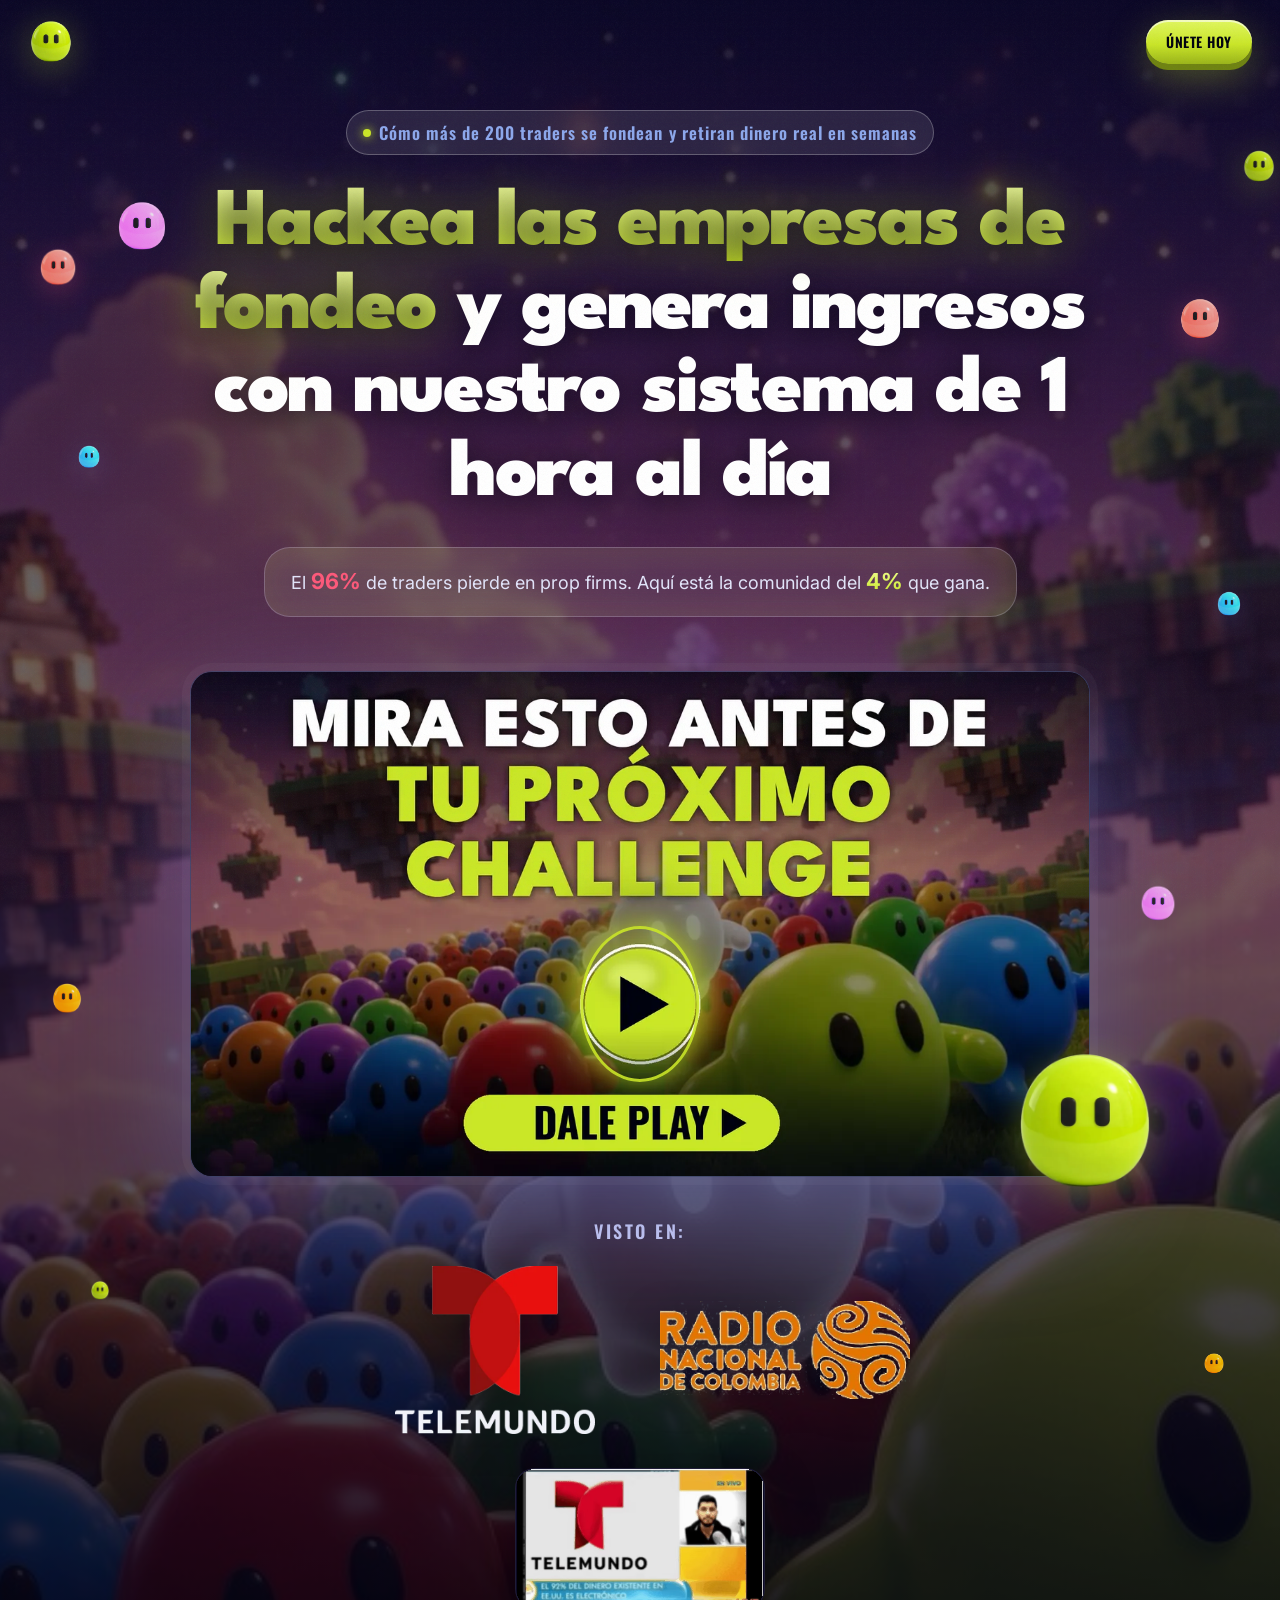
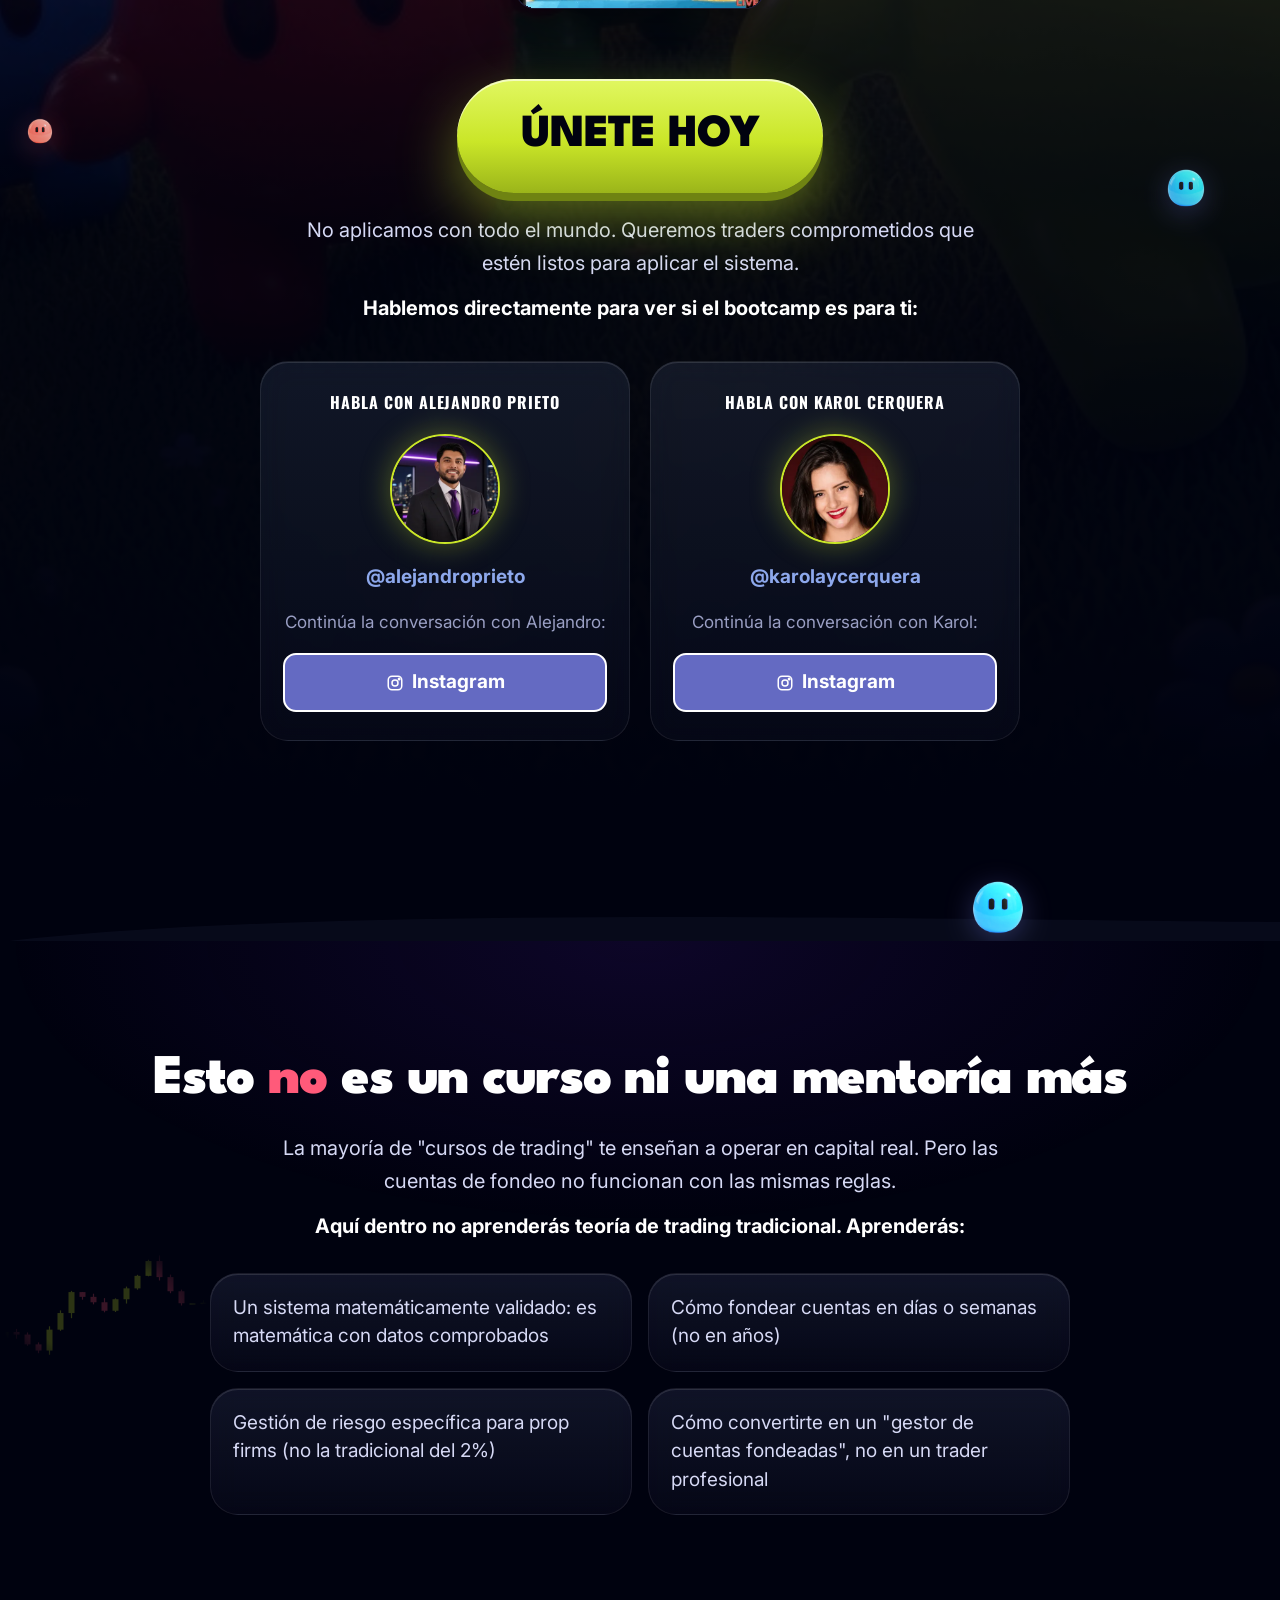
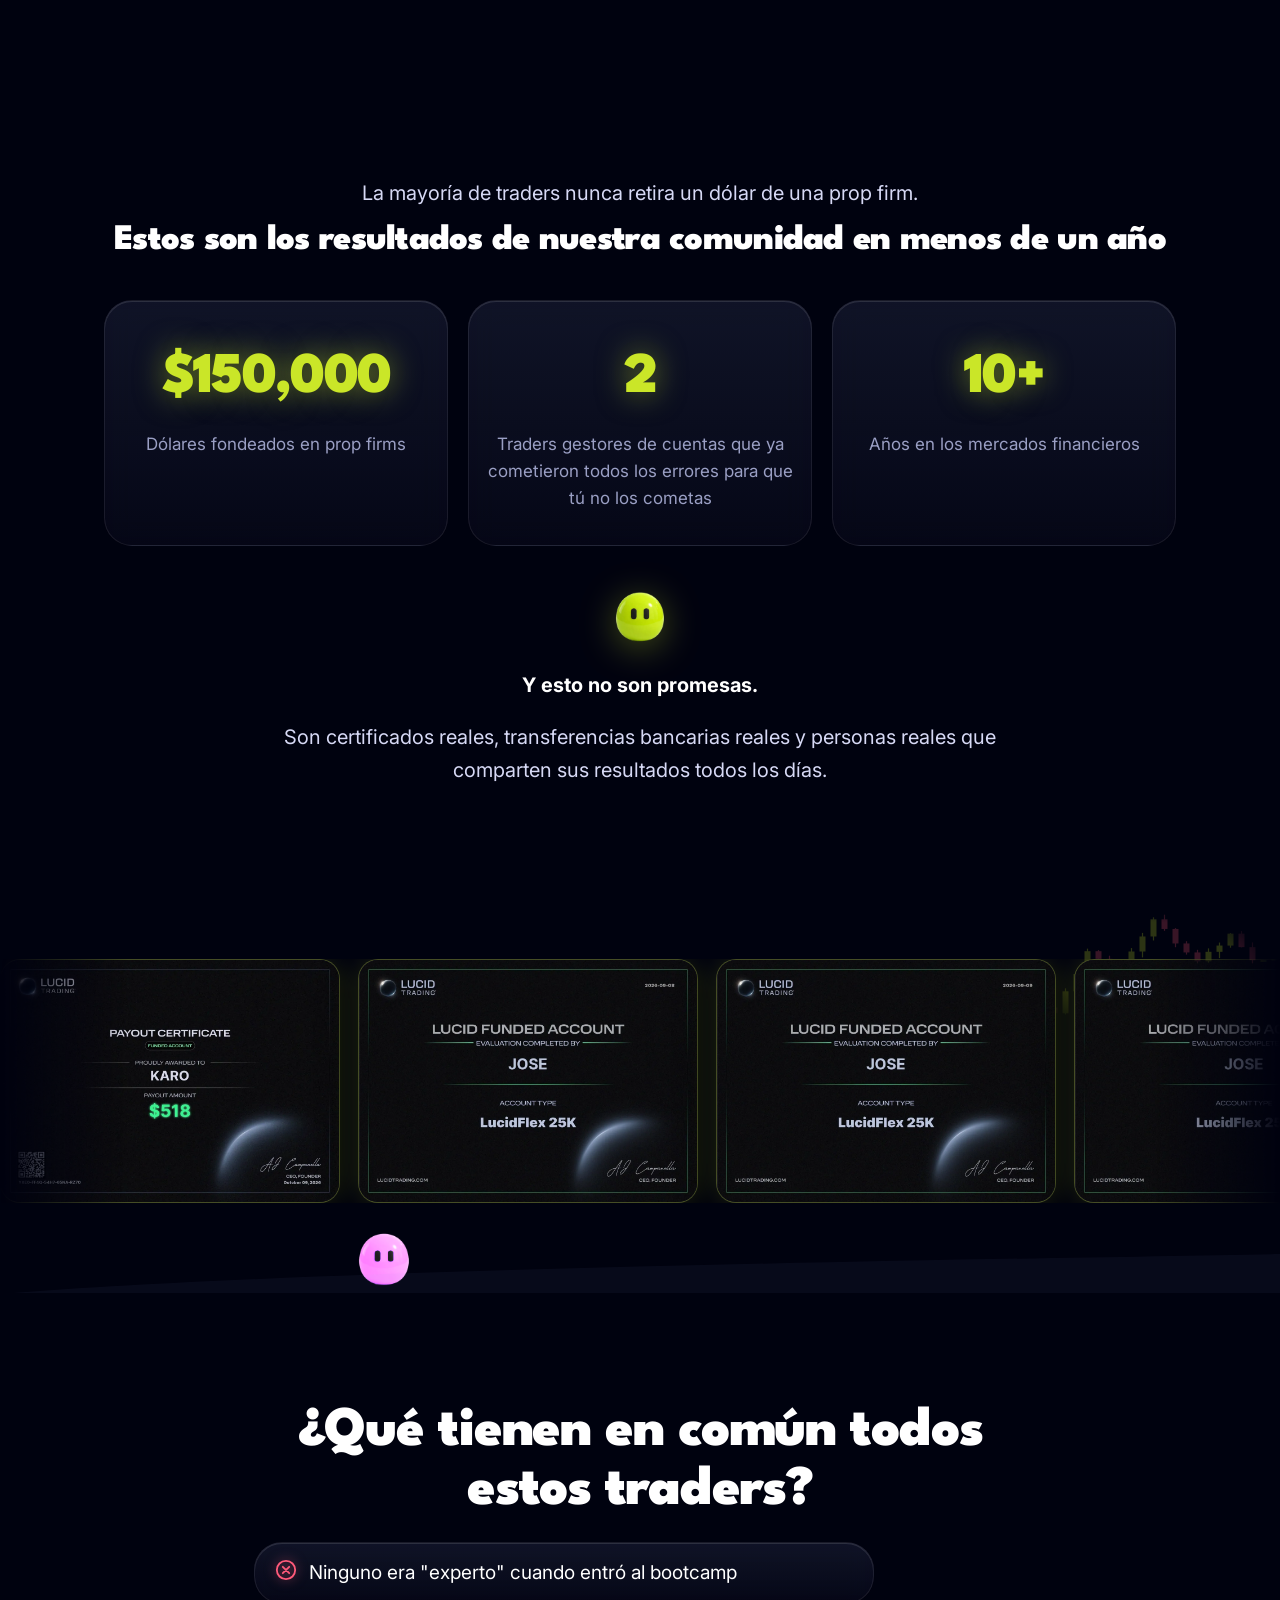
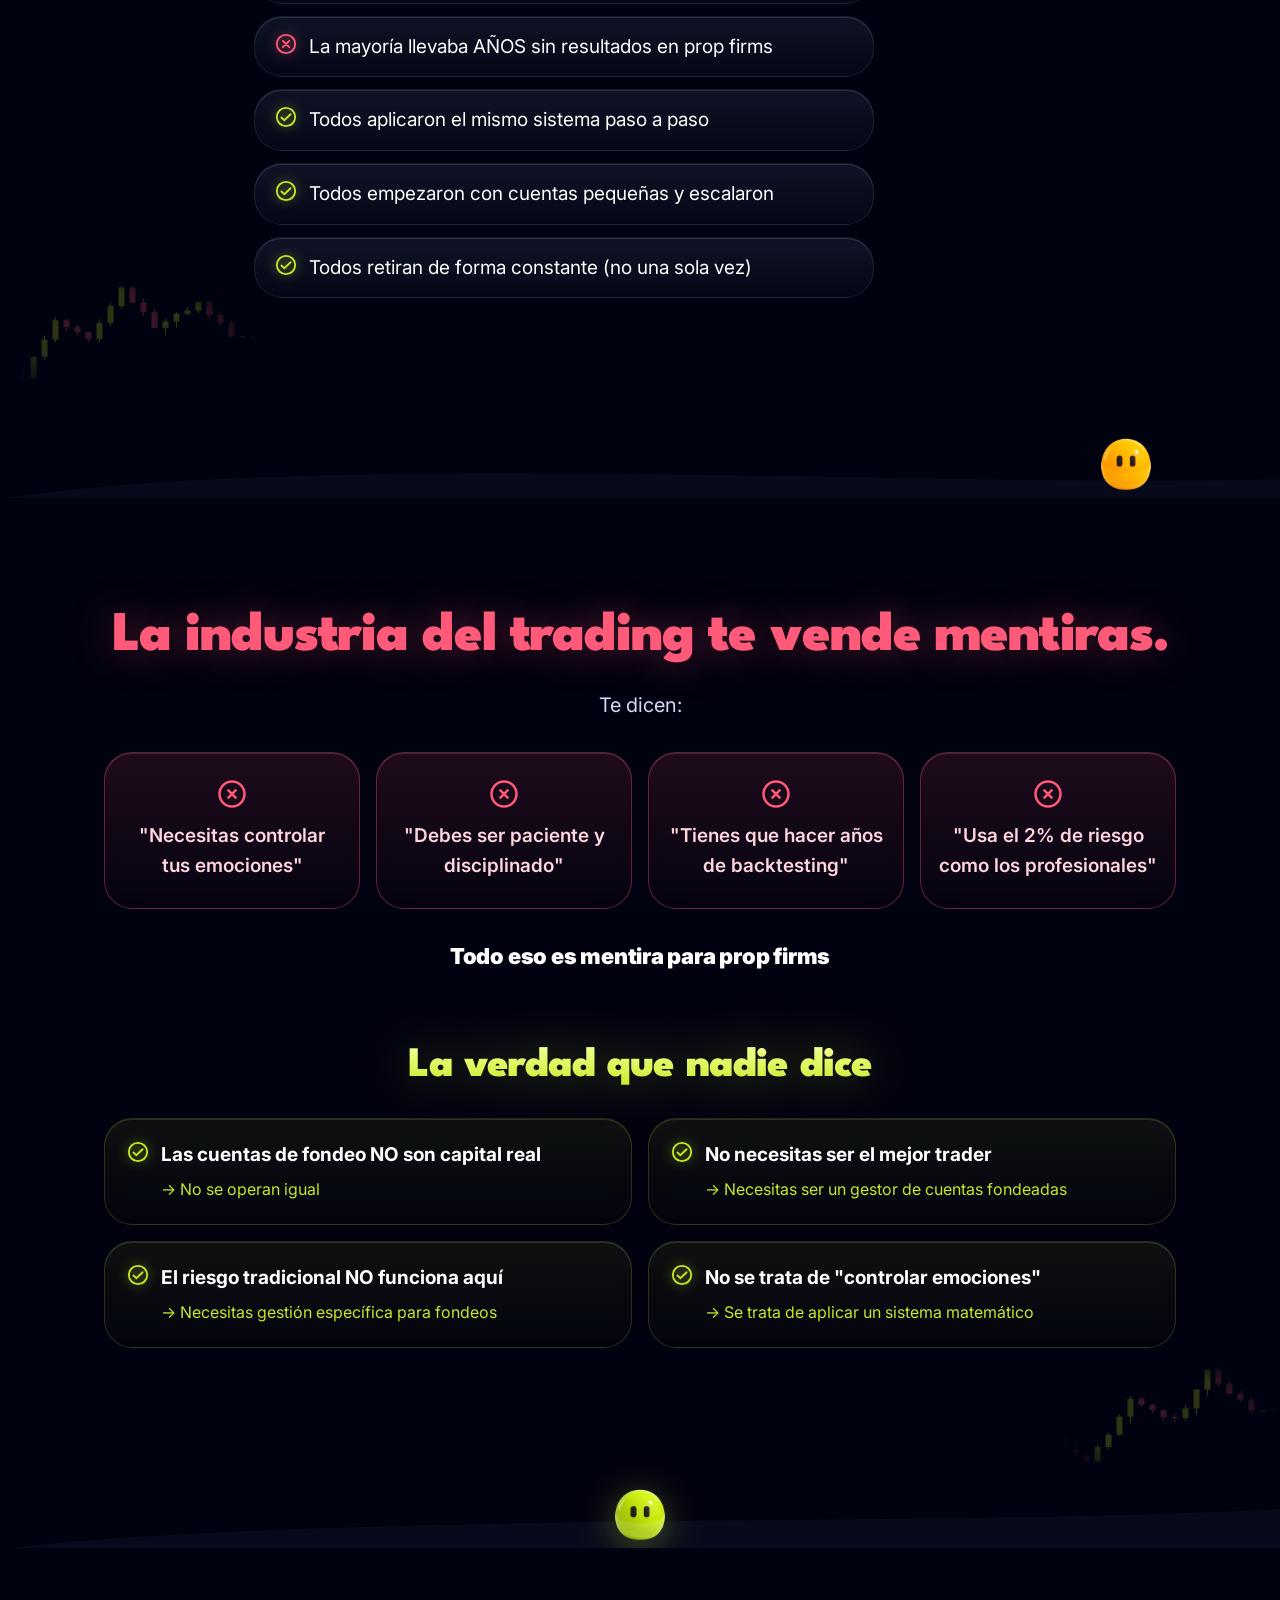
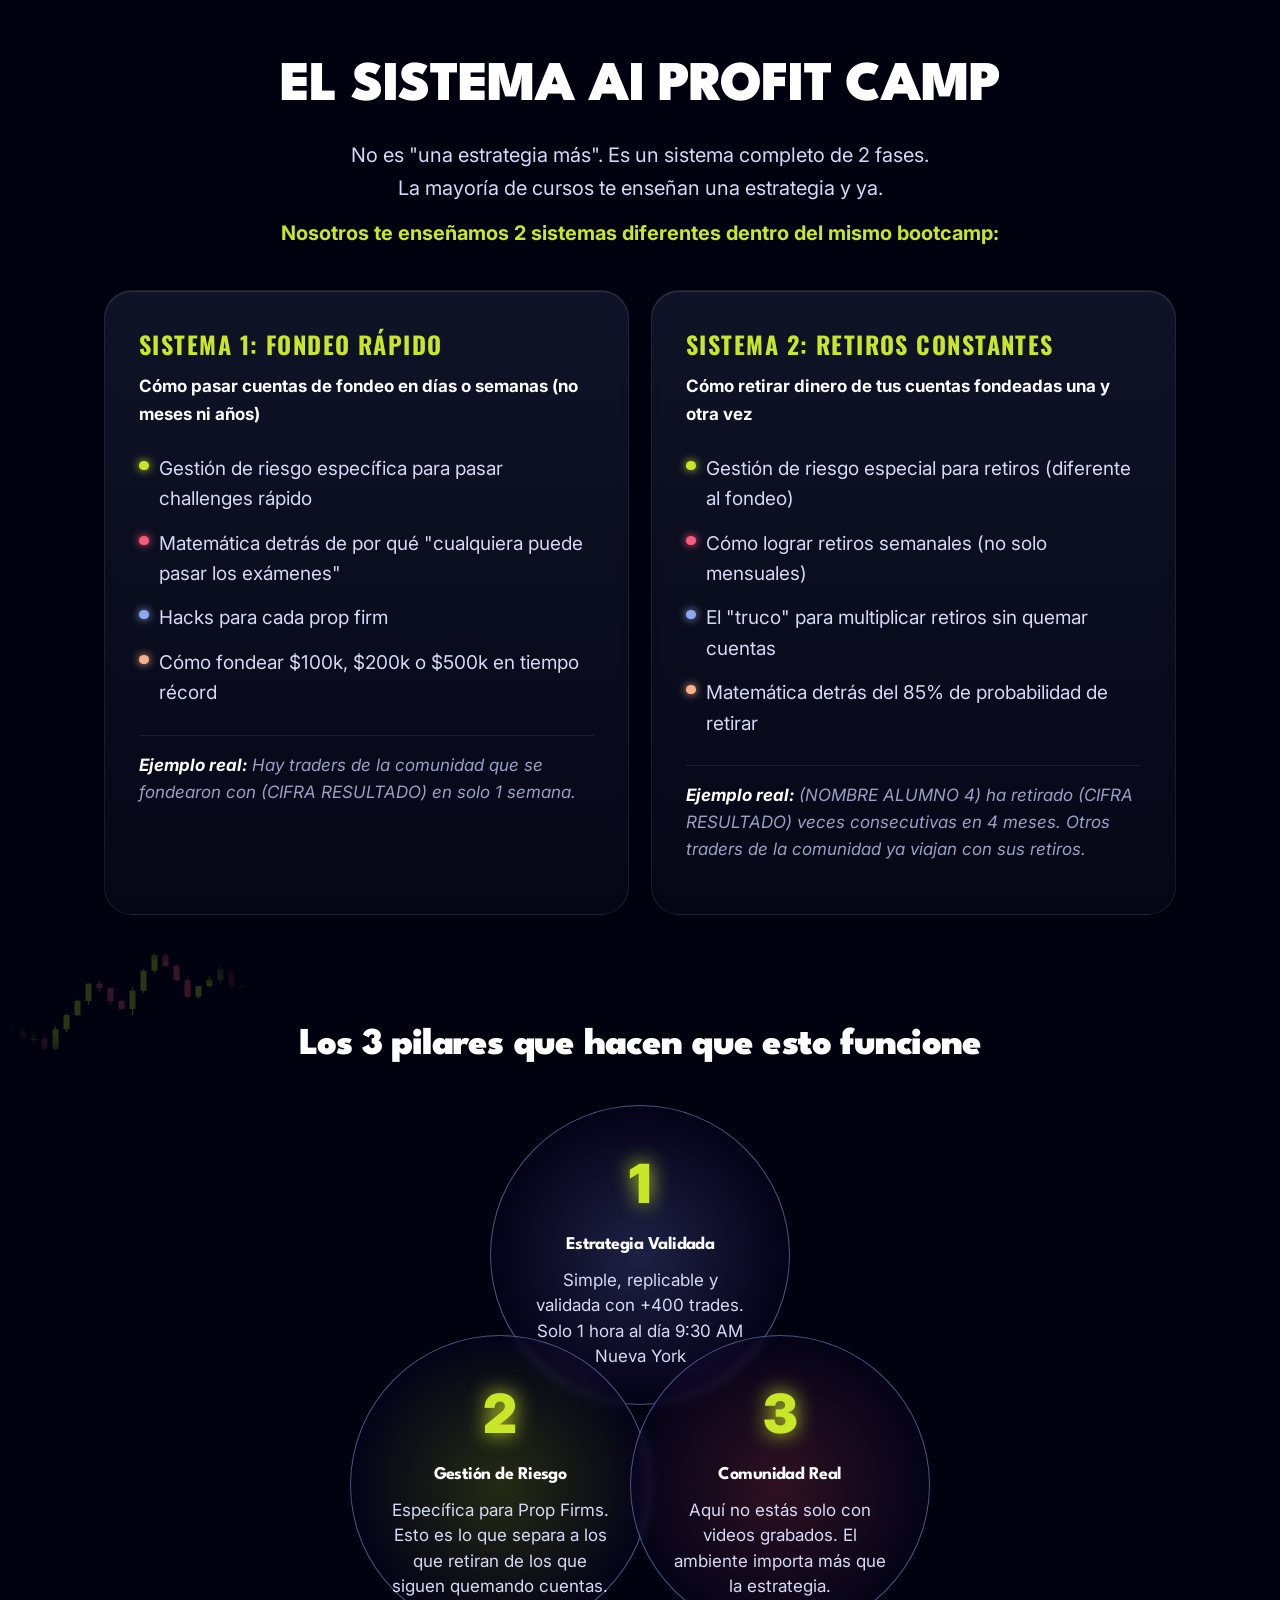
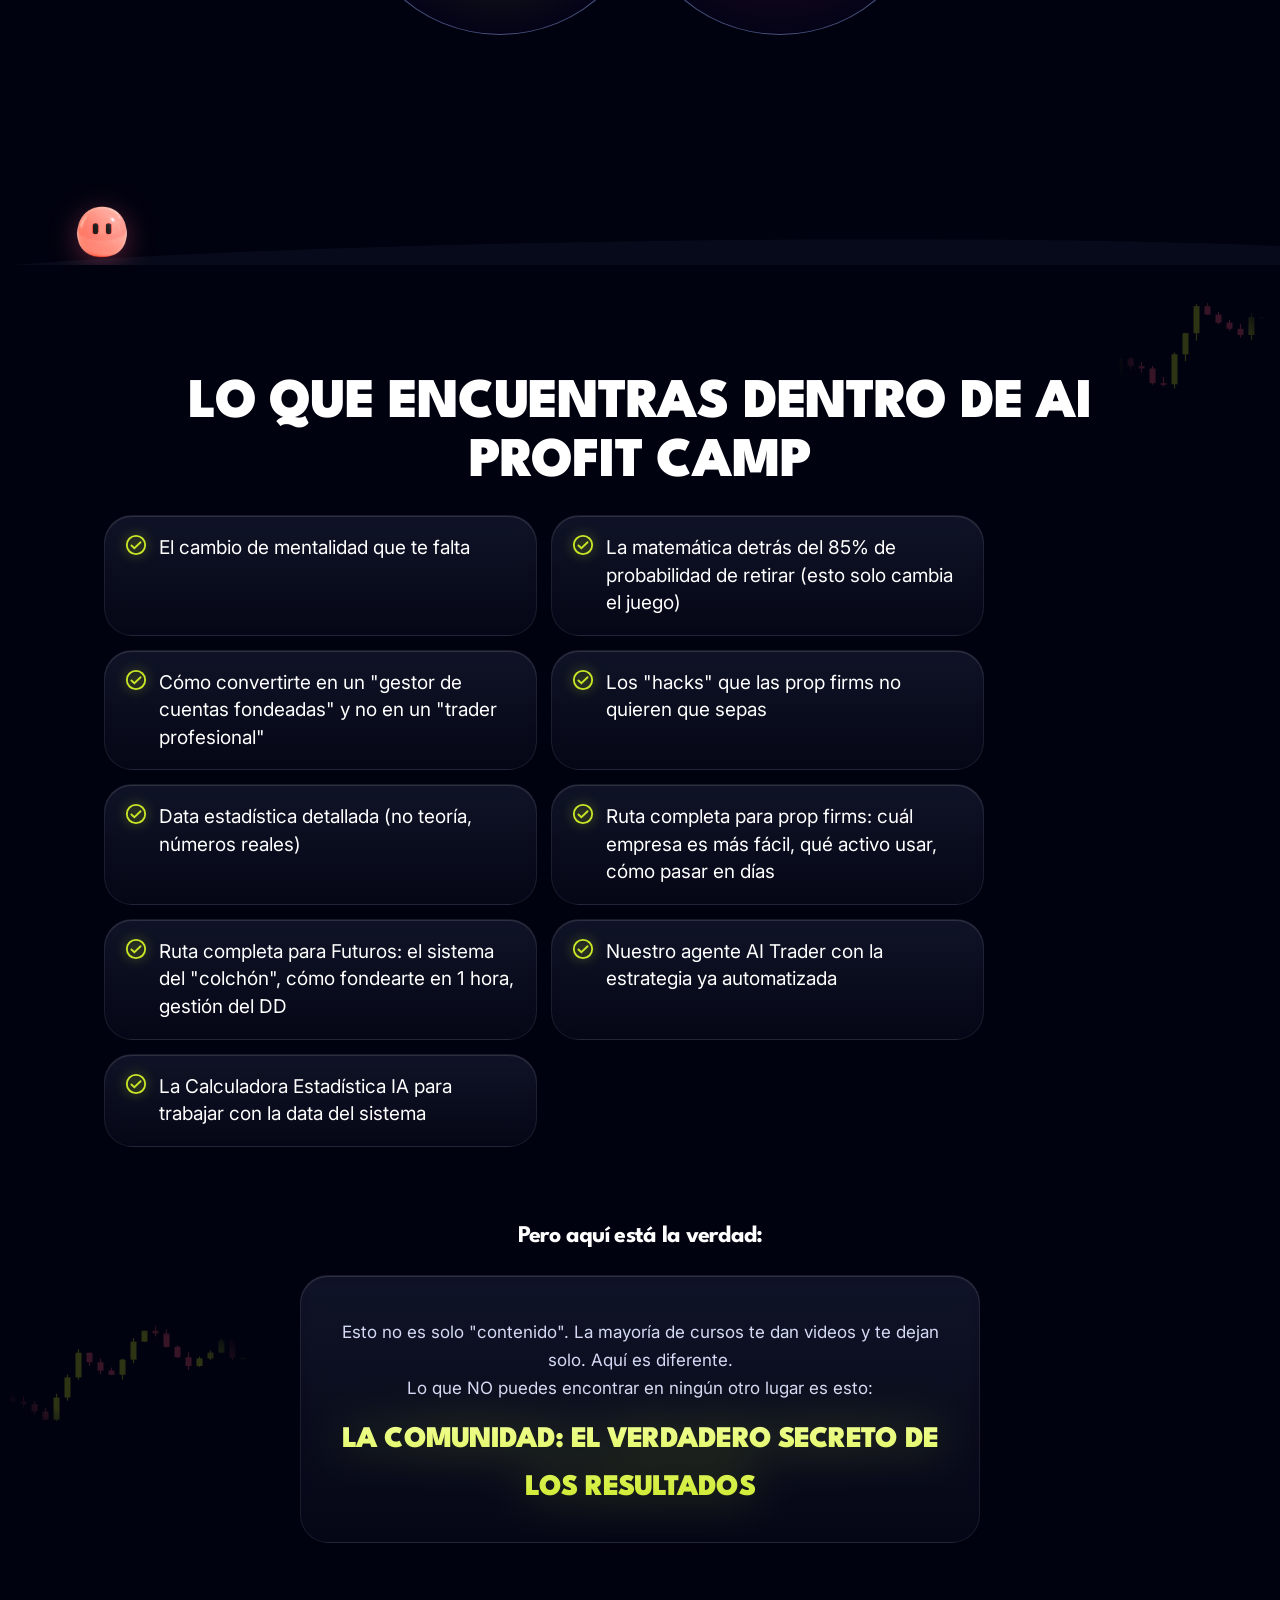
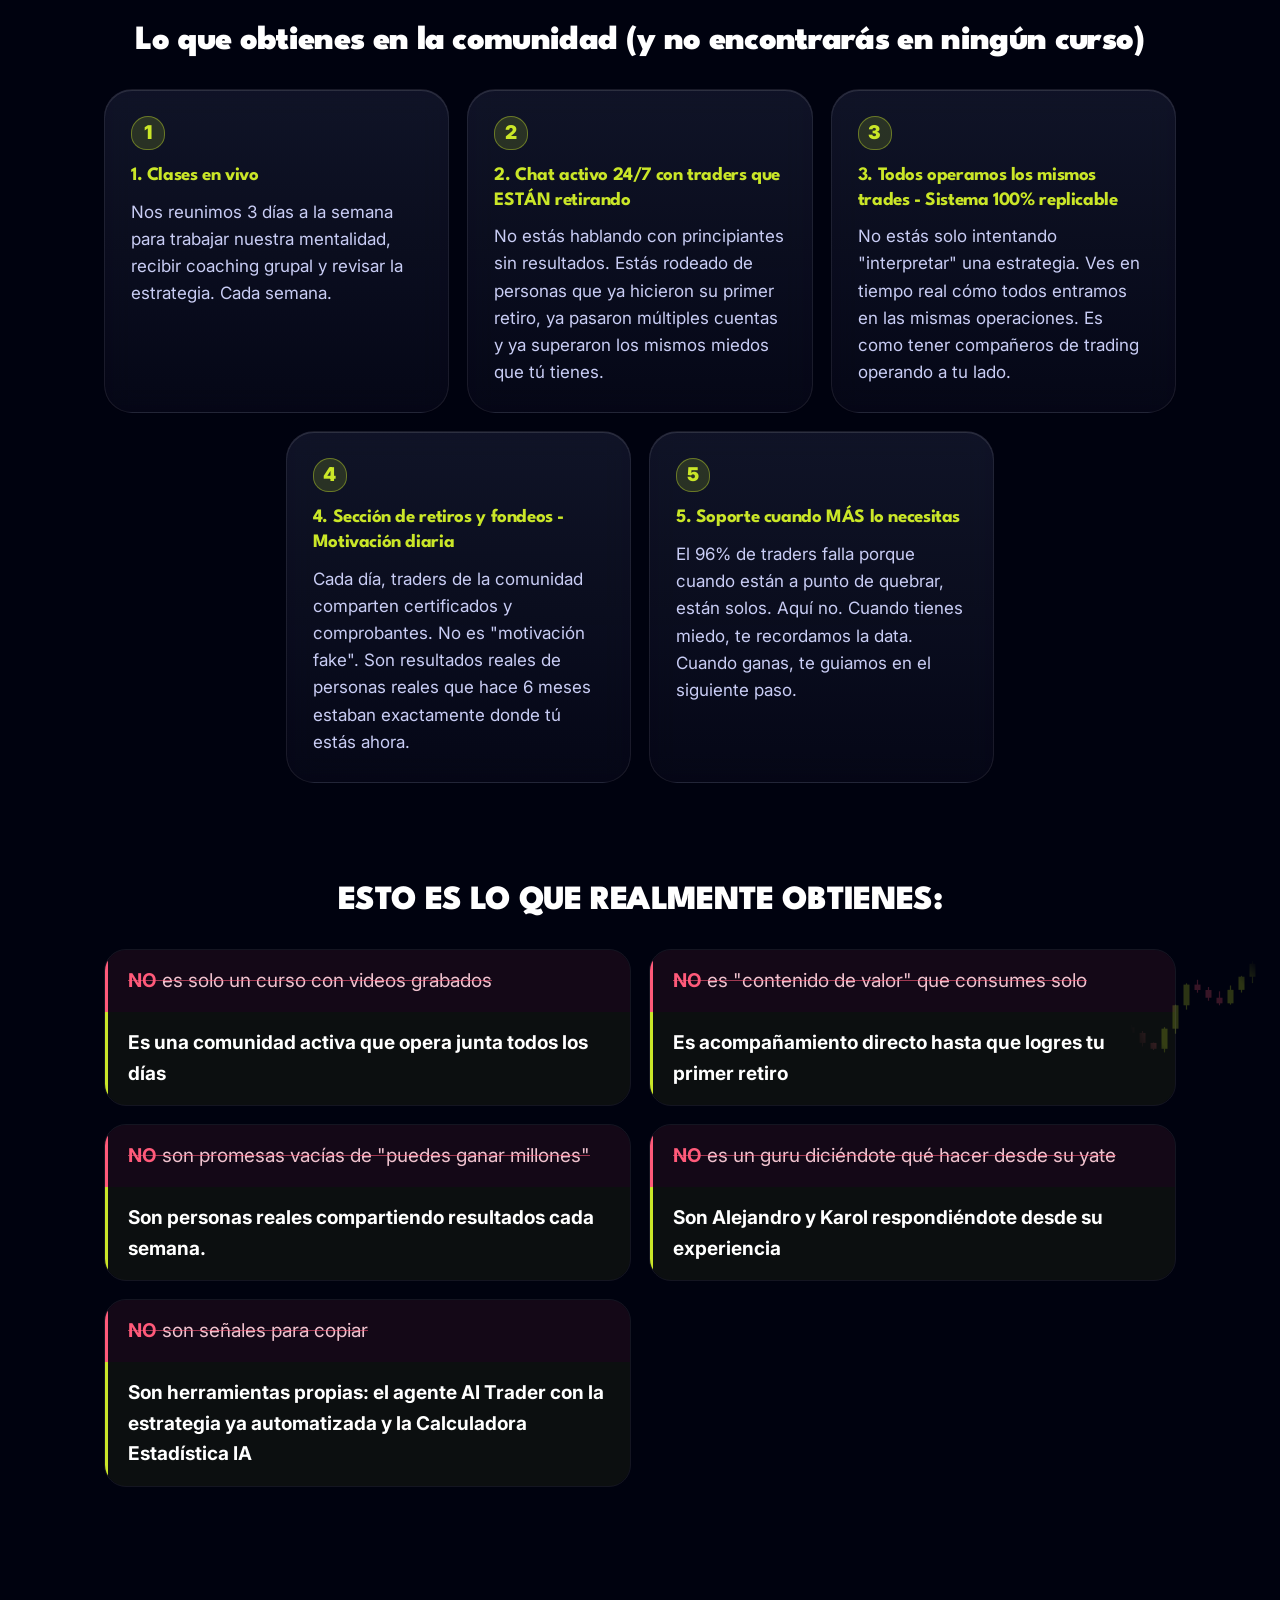
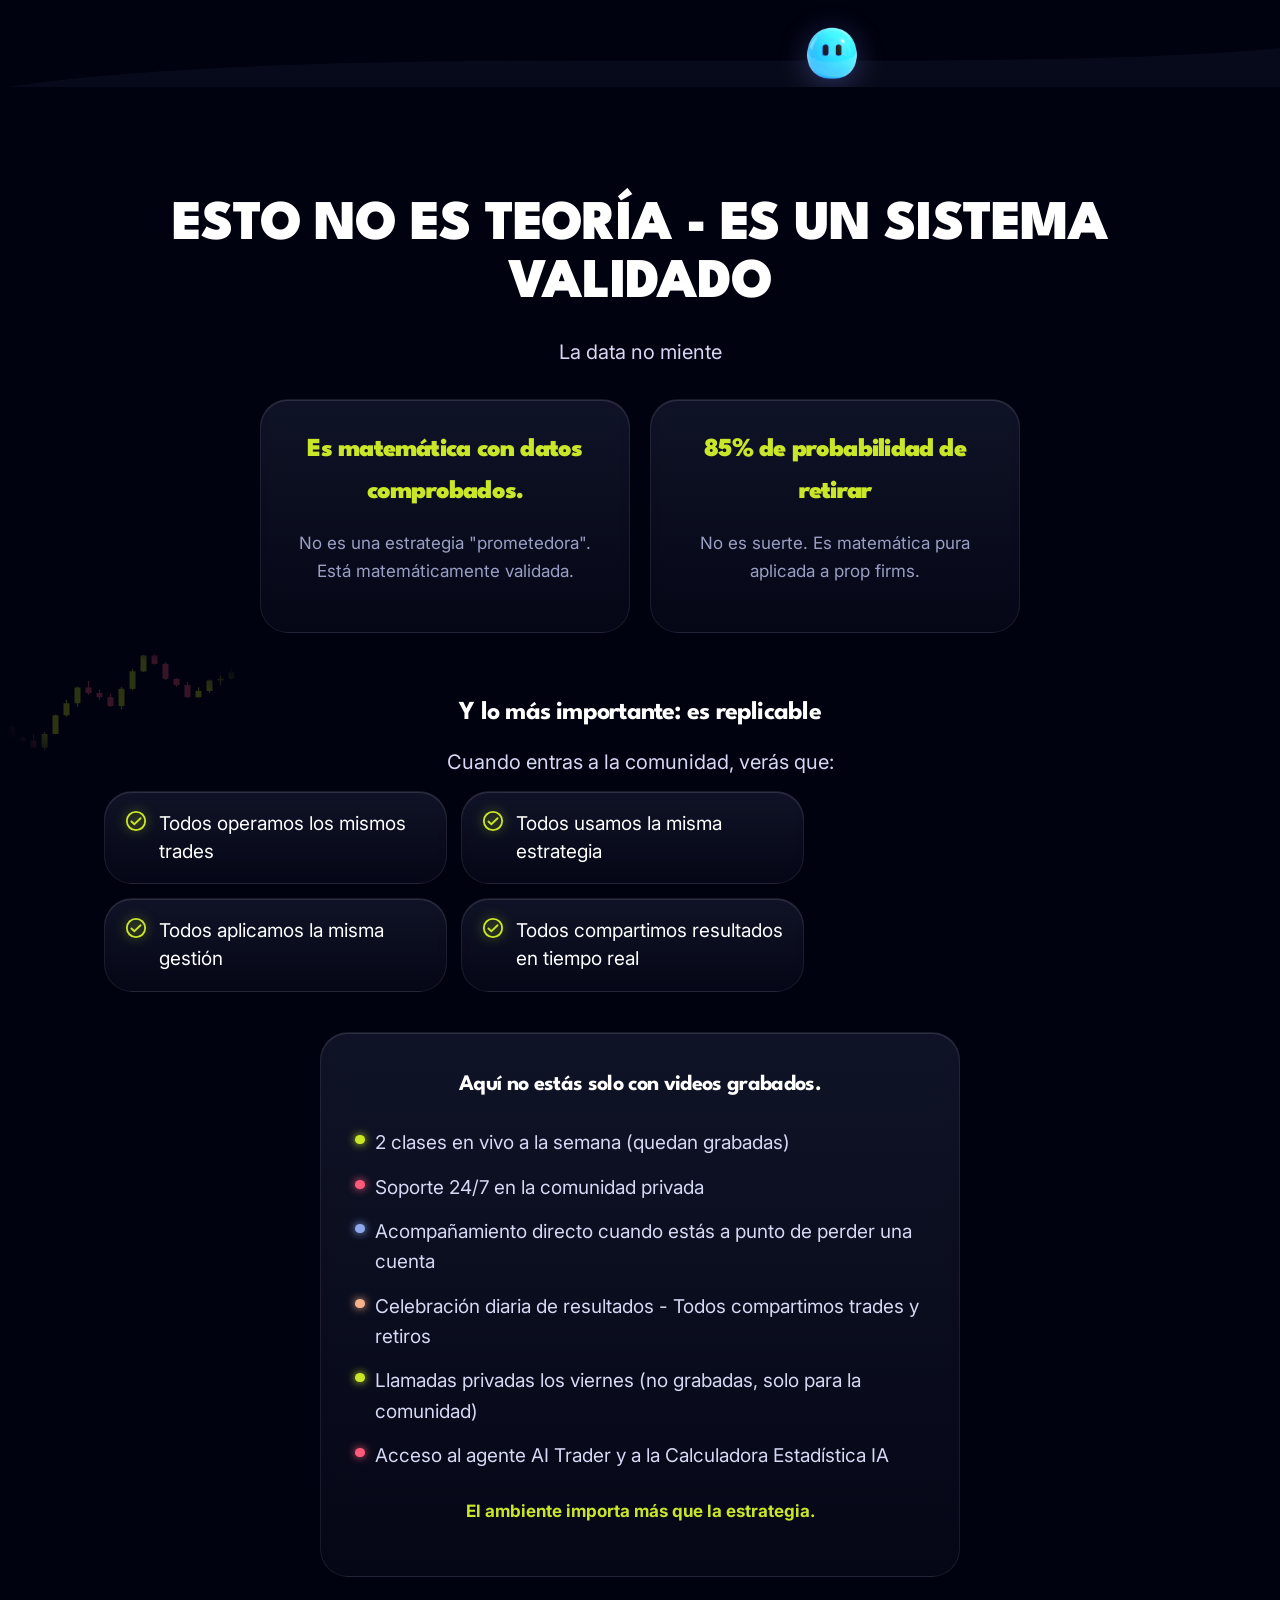
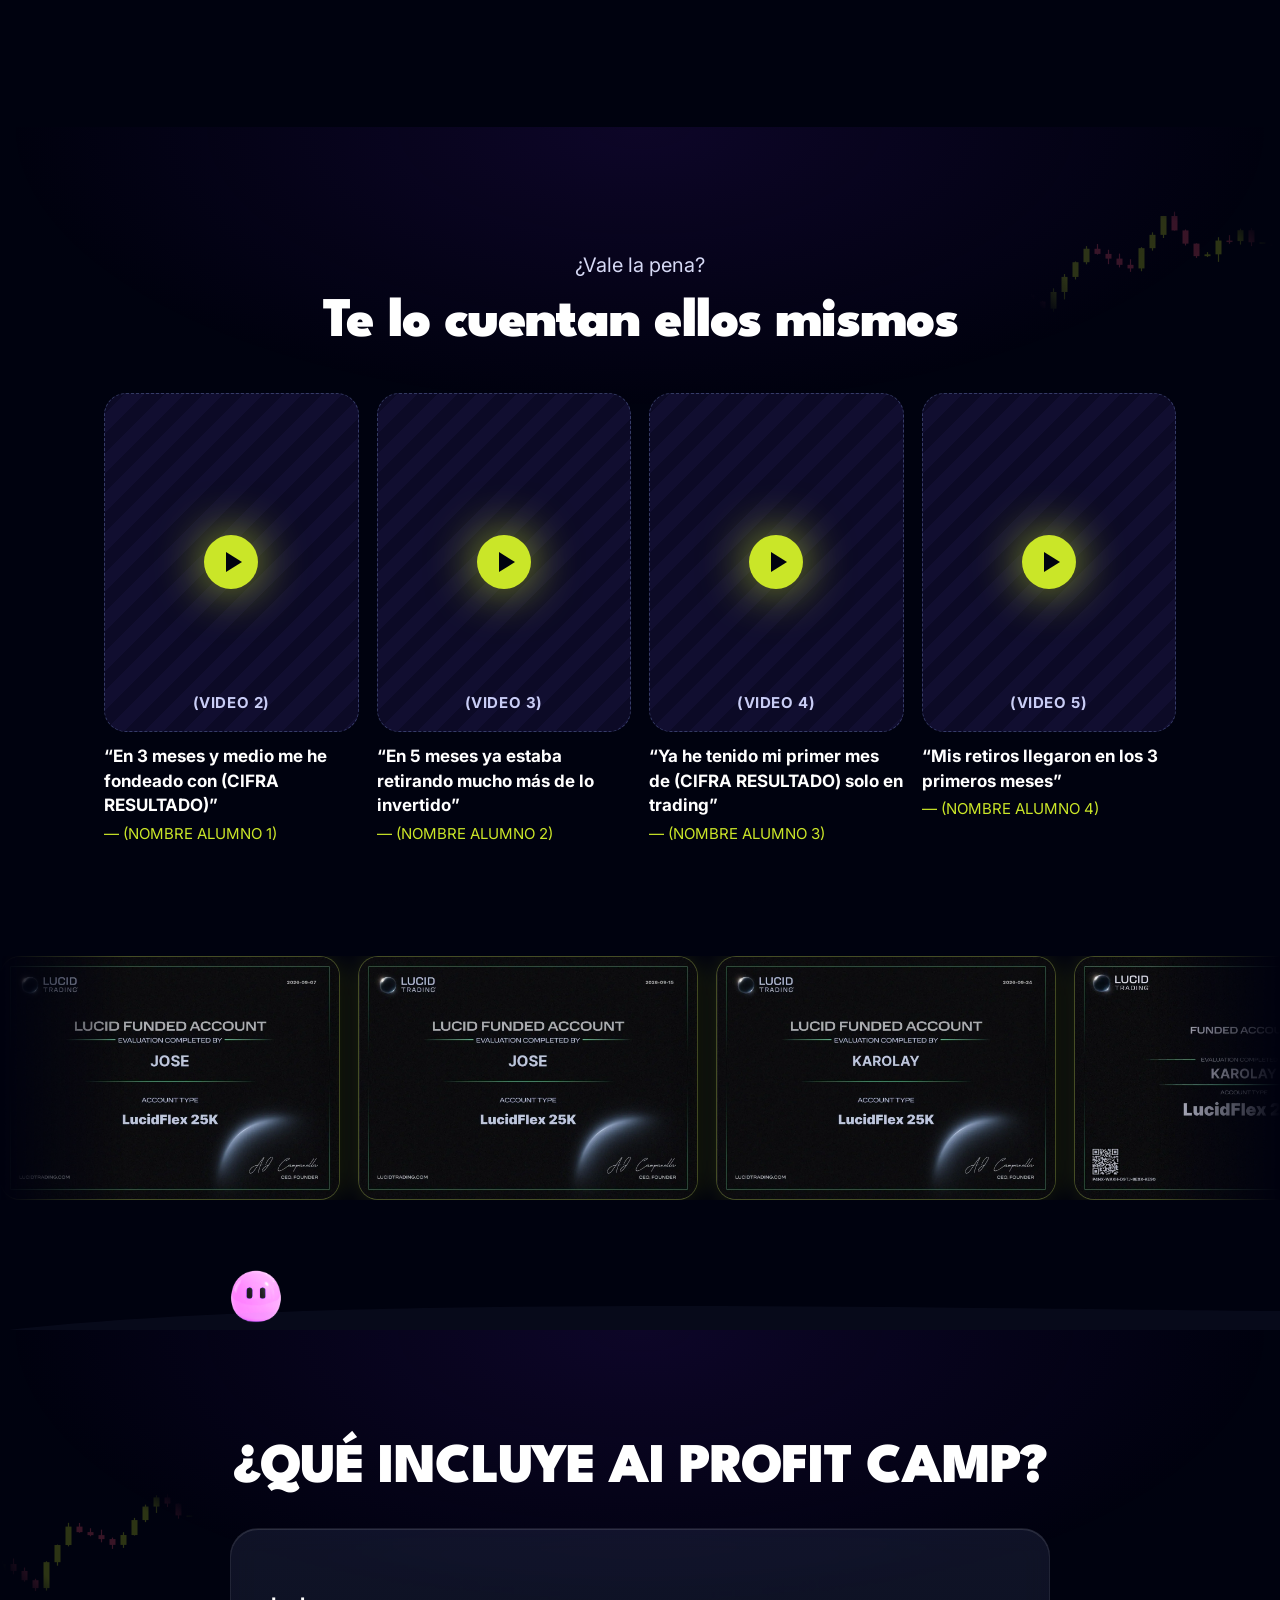
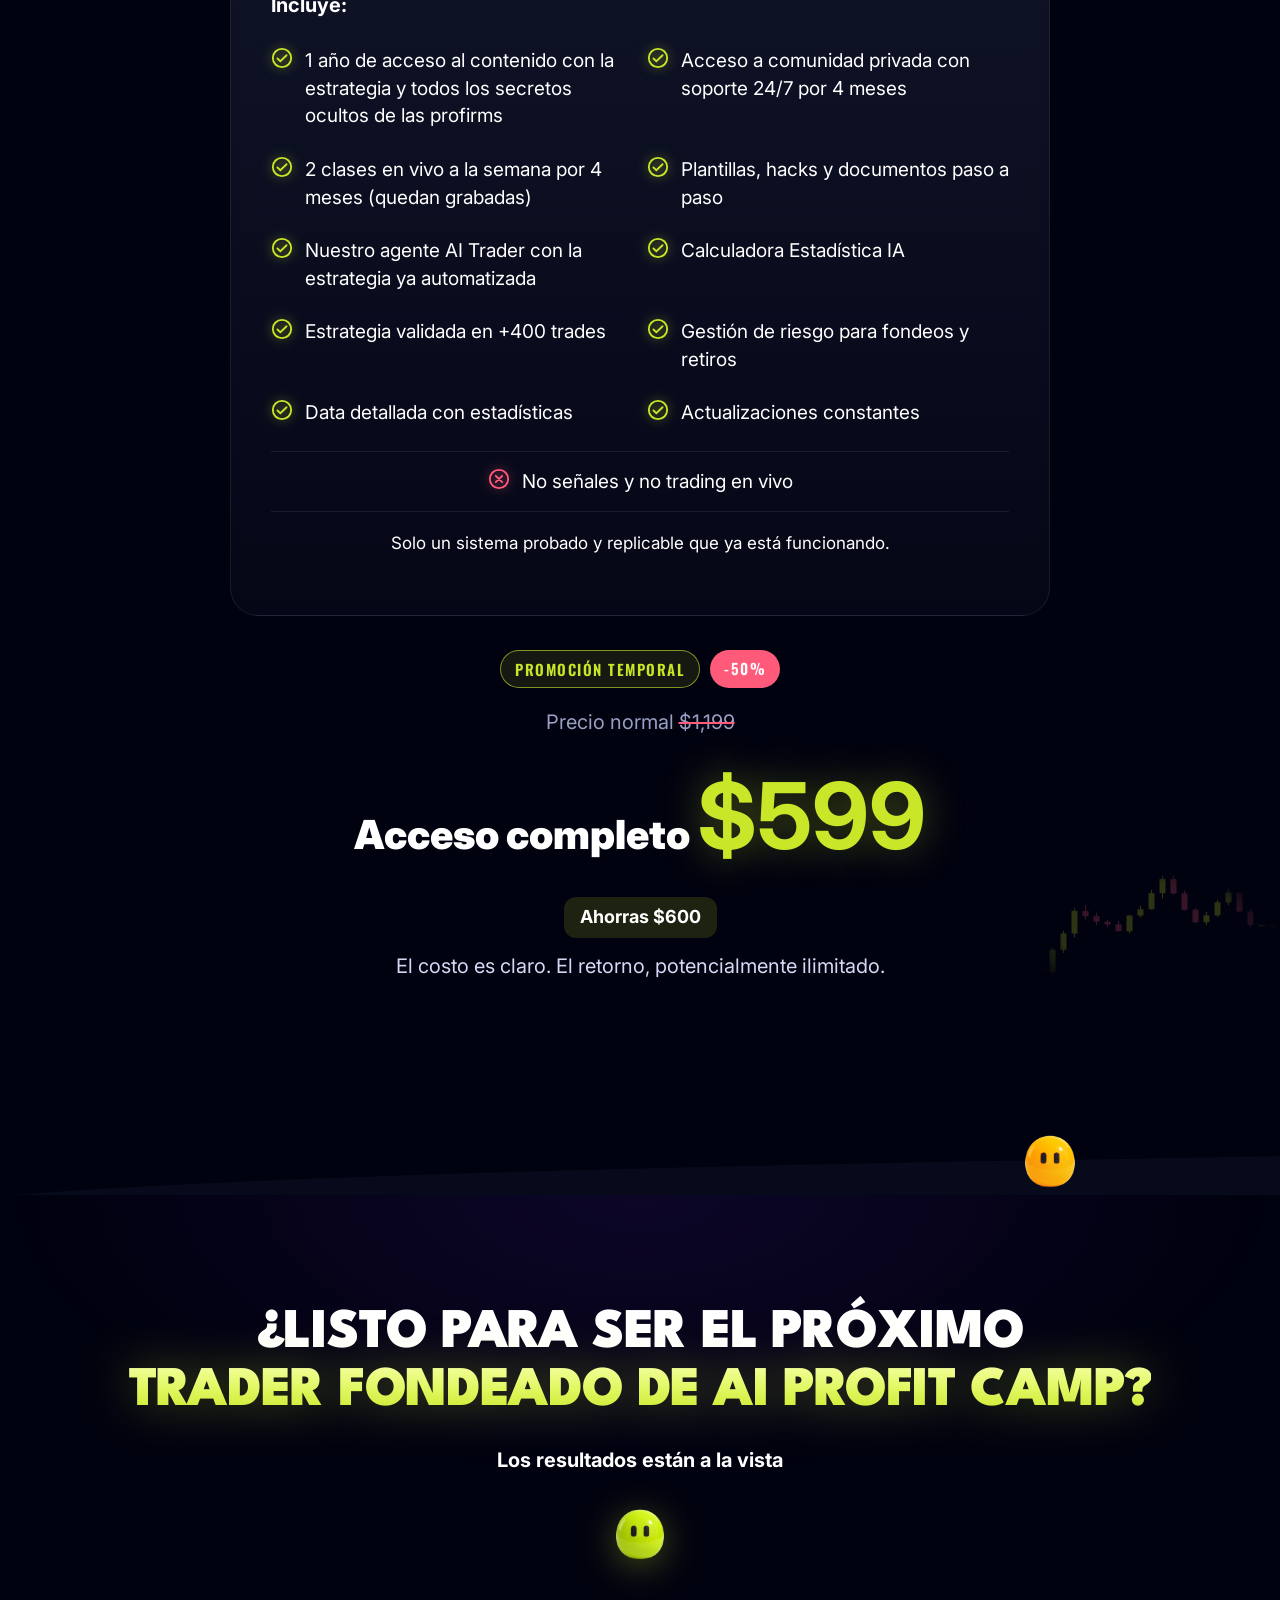
<file: index.html>
<!doctype html><html lang="es" data-root=""><head><meta charset="utf-8"><meta name="viewport" content="width=device-width,initial-scale=1"><title>AI Profit Camp</title><meta name="description" content="Hackea las empresas de fondeo y genera ingresos con nuestro sistema de 1 hora al día. El 96% de traders pierde en prop firms. Aquí está la comunidad del 4% que gana."><link rel="canonical" href="https://aiprofitcamp.com/"><meta property="og:type" content="website"><meta property="og:site_name" content="AI Profit Camp"><meta property="og:title" content="AI Profit Camp"><meta property="og:description" content="Hackea las empresas de fondeo y genera ingresos con nuestro sistema de 1 hora al día. El 96% de traders pierde en prop firms. Aquí está la comunidad del 4% que gana."><meta property="og:url" content="https://aiprofitcamp.com/"><meta property="og:image" content="https://aiprofitcamp.com/assets/og-image.png"><meta property="og:image:width" content="1200"><meta property="og:image:height" content="630"><meta property="og:locale" content="es_LA"><meta name="twitter:card" content="summary_large_image"><meta name="twitter:title" content="AI Profit Camp"><meta name="twitter:description" content="Hackea las empresas de fondeo y genera ingresos con nuestro sistema de 1 hora al día. El 96% de traders pierde en prop firms. Aquí está la comunidad del 4% que gana."><meta name="twitter:image" content="https://aiprofitcamp.com/assets/og-image.png"><link rel="icon" type="image/png" sizes="32x32" href="assets/favicon-32.png"><link rel="icon" type="image/png" sizes="512x512" href="assets/favicon.png"><link rel="apple-touch-icon" href="assets/apple-touch-icon.png">
<link rel="stylesheet" href="assets/brand.css"><style>
:root{--g:#cae628;--g2:#e1f761;--r:#ff5a7a;--bg:#00020f;--card:rgba(255,255,255,.035);--bd:rgba(255,255,255,.08);--mute:#9a9fc4}
*{box-sizing:border-box}html{scroll-behavior:smooth}body{margin:0;background:var(--bg);color:#fff;font-family:Inter,system-ui,sans-serif;-webkit-font-smoothing:antialiased;overflow-x:hidden}
body:before{content:"";position:fixed;inset:0;pointer-events:none;z-index:0;background-image:linear-gradient(rgba(255,255,255,.025) 1px,transparent 1px),linear-gradient(90deg,rgba(255,255,255,.025) 1px,transparent 1px);background-size:56px 56px;mask:radial-gradient(ellipse at 50% 0,#000 20%,transparent 75%)}
body:after{content:"";position:fixed;inset:0;pointer-events:none;z-index:100;opacity:.05;background-image:url("data:image/svg+xml,%3Csvg xmlns='http://www.w3.org/2000/svg' width='160' height='160'%3E%3Cfilter id='n'%3E%3CfeTurbulence baseFrequency='.9' numOctaves='3'/%3E%3C/filter%3E%3Crect width='100%25' height='100%25' filter='url(%23n)'/%3E%3C/svg%3E")}
section,footer{position:relative;z-index:1}.w{max-width:1120px;margin:auto;padding:110px 24px;text-align:center}.w.n{max-width:820px}
h1,h2,h3{font-family:"League Spartan",Inter,sans-serif;letter-spacing:-.03em;margin:0}
h2{font-size:clamp(32px,4.4vw,56px);font-weight:900;line-height:1.05;margin-bottom:22px}h2.up{text-transform:uppercase}
.gt{background:linear-gradient(180deg,#f2ff9a,#e1f761 45%,#cae628);-webkit-background-clip:text;color:transparent;filter:drop-shadow(0 0 24px rgba(202,230,40,.35))}.rt{color:var(--r)}
.lead{color:#d6d9f5;font-size:20px;line-height:1.65;max-width:720px;margin:12px auto}.b{font-weight:700;color:#fff}.mute{color:var(--mute);font-size:15px}
.eyebrow{display:inline-flex;gap:8px;align-items:center;font-weight:800;font-size:17px;padding:8px 16px;border:1px solid rgba(202,230,40,.3);border-radius:99px;background:rgba(202,230,40,.07)}
.eyebrow:before{content:"";width:8px;height:8px;border-radius:50%;background:var(--g);box-shadow:0 0 10px var(--g);animation:pulse 1.6s infinite}
@keyframes pulse{50%{opacity:.3}}
.hero{overflow:hidden;min-height:100vh}.hero .w{padding-top:90px}.hero:before{content:"";position:absolute;inset:-20% -10% auto;height:900px;background:radial-gradient(closest-side,rgba(202,230,40,.28),rgba(202,230,40,.06) 55%,transparent);pointer-events:none}
.hero h1{font-size:clamp(40px,6.4vw,84px);font-weight:900;line-height:1.02;margin:28px auto 30px;max-width:1000px}
.callout{display:inline-block;padding:16px 26px;border-radius:18px;border:1px solid rgba(202,230,40,.35);background:linear-gradient(180deg,rgba(202,230,40,.08),rgba(0,0,0,.4));backdrop-filter:blur(10px);font-size:18px;color:#e4e6fb;box-shadow:0 0 40px rgba(202,230,40,.12) inset}
.callout b.rt{font-size:22px}.callout b.gt{font-size:22px}
.cd{position:absolute;width:10px;border-radius:2px;opacity:.75;animation:fl 6s ease-in-out infinite}.cd:before{content:"";position:absolute;left:4px;width:2px;top:-16px;bottom:-16px;background:inherit;opacity:.7}
.cd.g{background:var(--g);box-shadow:0 0 14px var(--g)}.cd.r{background:var(--r);box-shadow:0 0 14px var(--r)}@keyframes fl{50%{transform:translateY(-14px)}}
.chart{position:absolute;left:0;right:0;bottom:0;height:220px;opacity:.35;pointer-events:none}.chart path{stroke-dasharray:2400;stroke-dashoffset:2400;animation:draw 4s ease forwards}@keyframes draw{to{stroke-dashoffset:0}}
.ph{display:flex;align-items:center;justify-content:center;text-align:center;color:#9fb0a8;font-weight:700;font-size:15px;letter-spacing:.04em;border-radius:18px;border:1px dashed rgba(255,255,255,.18);background:repeating-linear-gradient(135deg,#0c0a26 0 14px,#110e30 14px 28px)}
.video{position:relative;max-width:900px;aspect-ratio:16/9;margin:54px auto 0;border-radius:22px;border:1px solid rgba(202,230,40,.35);box-shadow:0 0 0 8px rgba(255,255,255,.02),0 30px 120px rgba(202,230,40,.25)}
.play{position:absolute;width:84px;height:84px;border-radius:50%;background:var(--g);box-shadow:0 0 50px var(--g);display:grid;place-items:center;transition:.3s}.play:after{content:"";border-left:24px solid #000;border-top:15px solid transparent;border-bottom:15px solid transparent;margin-left:6px}.video:hover .play,.vt:hover .play{transform:scale(1.1)}
.video span,.vt span{position:absolute;bottom:16px}
.ctaWrap{margin:70px 0 10px}.cta{display:inline-block;position:relative;font-family:"League Spartan";font-weight:900;font-size:clamp(28px,4vw,46px);letter-spacing:-.02em;color:#000;background:linear-gradient(180deg,#e1f761,var(--g));padding:20px 64px;border-radius:999px;text-decoration:none;box-shadow:0 0 0 1px rgba(255,255,255,.2) inset,0 20px 60px rgba(202,230,40,.45);transition:.25s;overflow:hidden}
.cta:after{content:"";position:absolute;top:0;left:-60%;width:40%;height:100%;background:linear-gradient(90deg,transparent,rgba(255,255,255,.6),transparent);transform:skewX(-20deg);animation:shine 3s infinite}@keyframes shine{60%,100%{left:130%}}
.cta:hover{transform:translateY(-3px) scale(1.02);box-shadow:0 0 0 1px rgba(255,255,255,.3) inset,0 26px 80px rgba(202,230,40,.6)}
.glass{background:linear-gradient(180deg,rgba(255,255,255,.055),rgba(255,255,255,.02));border:1px solid var(--bd);border-radius:20px;backdrop-filter:blur(14px);transition:transform .3s,border-color .3s,box-shadow .3s}
.glass:hover{transform:translateY(-4px);border-color:rgba(202,230,40,.4);box-shadow:0 20px 50px rgba(202,230,40,.12)}
.mentors{display:grid;grid-template-columns:repeat(2,1fr);max-width:760px;margin-left:auto;margin-right:auto;gap:20px;margin-top:36px}.mentor{padding:28px 22px}.mtag{font-weight:800;letter-spacing:.06em;font-size:16px}
.avatar{width:110px;height:110px;border-radius:50%;margin:18px auto;border:2px solid var(--g);box-shadow:0 0 30px rgba(202,230,40,.35);font-size:14px}.handle{color:var(--g);font-weight:700}
.igbtn{display:flex;gap:8px;justify-content:center;align-items:center;margin-top:16px;padding:12px;border:1px solid var(--g);border-radius:12px;color:var(--g);text-decoration:none;font-weight:700;transition:.25s}.igbtn:hover{background:var(--g);color:#000}.igbtn svg{width:18px;height:18px;fill:none;stroke:currentColor;stroke-width:2}
.grid2{display:grid;grid-template-columns:1fr 1fr;gap:16px;max-width:860px;margin:30px auto;text-align:left}.grid2>*{padding:20px 22px;color:#d6d9f5;line-height:1.5}
.stats{display:grid;grid-template-columns:repeat(3,1fr);gap:20px;margin:40px auto}.stat{padding:32px 18px;border-color:rgba(202,230,40,.25);background:radial-gradient(120% 100% at 50% 0,rgba(202,230,40,.12),rgba(255,255,255,.015))}
.num{font-family:"League Spartan";font-weight:900;font-size:clamp(38px,4.5vw,58px);color:var(--g);text-shadow:0 0 30px rgba(202,230,40,.5);letter-spacing:-.03em}.stat p{color:var(--mute);margin:6px 0 0}
.marquee{overflow:hidden;mask:linear-gradient(90deg,transparent,#000 10%,#000 90%,transparent);margin-top:50px}.track{display:flex;gap:18px;width:max-content;animation:mq 50s linear infinite}.track .ph{width:230px;height:330px;flex:none;border:1px solid rgba(202,230,40,.3);box-shadow:0 0 30px rgba(202,230,40,.1)}@keyframes mq{to{transform:translateX(-50%)}}
.marquee:hover .track{animation-play-state:paused}.pcard{flex:none;width:340px;aspect-ratio:1200/860;padding:0;border:1px solid rgba(202,230,40,.3);border-radius:20px;overflow:hidden;background:#0b0a24;cursor:zoom-in;box-shadow:0 0 28px rgba(202,230,40,.16),0 12px 40px rgba(0,0,0,.45);transition:transform .25s,box-shadow .25s}.pcard:hover{transform:translateY(-4px) scale(1.02);box-shadow:0 0 40px rgba(202,230,40,.35)}.pcard img{width:100%;height:100%;object-fit:cover;display:block}
.lb{position:fixed;inset:0;z-index:100;background:rgba(0,2,15,.9);backdrop-filter:blur(6px);display:none;align-items:center;justify-content:center;padding:24px;cursor:zoom-out}.lb.on{display:flex}.lb img{max-width:min(1200px,96vw);max-height:88vh;border-radius:16px;box-shadow:0 0 60px rgba(202,230,40,.3)}.lb button{position:absolute;top:16px;right:18px;width:44px;height:44px;border-radius:50%;border:1px solid rgba(255,255,255,.3);background:rgba(255,255,255,.08);color:#fff;font-size:24px;cursor:pointer}
@media(max-width:820px){.pcard{width:250px;border-radius:16px}}

ul.list{list-style:none;padding:0;margin:0}.ic{display:flex;gap:12px;align-items:flex-start;text-align:left;line-height:1.45}.ic svg{flex:none;width:22px;height:22px;fill:none;stroke-width:2;stroke-linecap:round}
.ic.ok svg{stroke:var(--g);filter:drop-shadow(0 0 6px rgba(202,230,40,.6))}.ic.no svg{stroke:var(--r);filter:drop-shadow(0 0 6px rgba(255,90,122,.6))}
.rows{max-width:620px;margin:30px auto;display:grid;gap:12px}.rows .ic{padding:16px 20px}
.lies{display:grid;grid-template-columns:repeat(4,1fr);gap:16px;margin:30px 0}.lie{padding:26px 18px;border-color:rgba(255,90,122,.3);background:linear-gradient(180deg,rgba(255,90,122,.1),rgba(255,90,122,.02));font-weight:600;color:#ffd5de}.lie svg{width:30px;height:30px;stroke:var(--r);fill:none;stroke-width:2;display:block;margin:0 auto 12px}
.big-r{font-weight:900;font-size:22px;margin:24px 0 70px;letter-spacing:-.01em}
.truth{display:grid;grid-template-columns:1fr 1fr;gap:16px;margin-top:30px;text-align:left}.truth .glass{padding:22px;border-color:rgba(202,230,40,.18);background:linear-gradient(180deg,rgba(202,230,40,.07),rgba(202,230,40,.01))}.truth small{display:block;color:var(--g);margin:8px 0 0 34px;font-size:16px}
.sys{display:grid;grid-template-columns:1fr 1fr;gap:22px;margin-top:40px;text-align:left}.sys .glass{padding:34px}.sys h3{color:var(--g);font-size:24px;font-weight:900;text-transform:uppercase}.sys .sub{font-weight:700;margin:10px 0 18px}
.dots{list-style:none;padding:0;color:#d6d9f5}.dots li{padding:7px 0 7px 20px;position:relative}.dots li:before{content:"";position:absolute;left:0;top:15px;width:7px;height:7px;border-radius:50%;background:var(--g);box-shadow:0 0 8px var(--g)}
.ex{border-top:1px solid var(--bd);margin-top:16px;padding-top:16px;font-style:italic;color:var(--mute);font-size:16px}.ex b{color:#fff}
.venn{position:relative;height:560px;max-width:620px;margin:40px auto 0}.circ{position:absolute;width:300px;height:300px;border-radius:50%;padding:46px 40px;display:flex;flex-direction:column;justify-content:center;border:1px solid rgba(202,230,40,.5);background:radial-gradient(circle,rgba(202,230,40,.18),rgba(202,230,40,.03) 70%);backdrop-filter:blur(4px);transition:.4s}.circ:hover{transform:scale(1.05);box-shadow:0 0 60px rgba(202,230,40,.35)}
.circ .n{font-size:54px;font-weight:900;color:var(--g);text-shadow:0 0 20px var(--g)}.circ h3{font-size:18px;margin:4px 0 8px}.circ p{font-size:15px;color:#d6d9f5;margin:0}
.c1{left:160px;top:0}.c2{left:20px;top:230px}.c3{left:300px;top:230px}
.feat{display:grid;grid-template-columns:1fr 1fr;gap:14px;max-width:880px;margin:30px auto}.feat .ic{padding:18px 20px}
.truthbox{max-width:680px;margin:20px auto;padding:30px;border-color:rgba(255,90,122,.25);background:linear-gradient(180deg,rgba(255,90,122,.06),rgba(202,230,40,.04))}.truthbox h3{font-size:clamp(22px,2.6vw,30px);font-weight:900;margin-top:14px}
.comm{display:grid;grid-template-columns:repeat(6,1fr);gap:18px;margin-top:30px;text-align:left}.comm .glass{grid-column:span 2;padding:26px}.comm .glass:nth-child(4){grid-column:2/span 2}.comm h4{color:var(--g);font-size:19px;margin:0 0 10px;line-height:1.3}.comm p{color:#c9cdf5;font-size:16px;line-height:1.6;margin:0}
.idx{display:inline-grid;place-items:center;width:34px;height:34px;border-radius:10px;background:rgba(202,230,40,.12);border:1px solid rgba(202,230,40,.4);color:var(--g);font-weight:900;margin-bottom:14px}
.vs{display:grid;grid-template-columns:1fr 1fr;gap:18px;margin-top:30px;text-align:left}.vsi{border-radius:16px;overflow:hidden;border:1px solid var(--bd)}.vsi div{padding:16px 20px}.vsi .x{background:rgba(255,90,122,.08);border-left:3px solid var(--r);color:#f0c3cf;text-decoration:line-through;text-decoration-color:rgba(255,90,122,.6)}.vsi .x b{color:var(--r)}.vsi .y{background:rgba(202,230,40,.06);border-left:3px solid var(--g);font-weight:700}
.duo{display:grid;grid-template-columns:1fr 1fr;gap:20px;max-width:760px;margin:30px auto}.duo .glass{padding:30px}.duo h3{color:var(--g);font-size:26px;font-weight:900}.duo p{color:var(--mute)}
.panel{max-width:640px;margin:40px auto;padding:34px;text-align:left}.panel h3{text-align:center;margin-bottom:16px}
.vids{display:grid;grid-template-columns:repeat(4,1fr);gap:18px;margin-top:40px;text-align:left}.vt{position:relative;aspect-ratio:9/12;display:flex;align-items:center;justify-content:center}.vt .play{width:54px;height:54px}.vt .play:after{border-left-width:16px;border-top-width:10px;border-bottom-width:10px}
.q{font-weight:700;font-size:17px;margin:12px 0 4px;line-height:1.35}.who{color:var(--g);font-size:15px}
.price{max-width:820px;margin:30px auto;padding:40px;text-align:left}.price .feat{margin:16px 0}.price .feat .ic{padding:6px 0}.nos{display:flex;gap:26px;justify-content:center;border-top:1px solid var(--bd);border-bottom:1px solid var(--bd);padding:16px;margin:18px 0}
.amt{font-size:clamp(28px,3.5vw,40px);font-weight:900;margin-top:30px}.amt b{color:var(--g);text-shadow:0 0 24px rgba(202,230,40,.5)}
.stats5{display:grid;grid-template-columns:repeat(6,1fr);gap:18px;max-width:900px;margin:40px auto}.stats5 .stat{grid-column:span 2;padding:24px 14px}.stats5 .stat:nth-child(4){grid-column:2/span 2}.stats5 .num{font-size:38px}
.choose{display:grid;grid-template-columns:1fr 1fr;gap:24px;max-width:860px;margin:40px auto}.opt{position:relative;padding:40px 28px 30px;border-radius:20px}.opt .bdg{position:absolute;top:-13px;left:50%;transform:translateX(-50%);font-size:14px;font-weight:900;letter-spacing:.08em;padding:6px 14px;border-radius:99px;white-space:nowrap}
.opt.bad{border:1px solid rgba(255,90,122,.4);background:rgba(255,90,122,.06)}.opt.bad .bdg{background:var(--r)}.opt.bad h3{color:var(--r)}.opt.good{border:1px solid var(--g);background:radial-gradient(100% 100% at 50% 0,rgba(202,230,40,.2),rgba(202,230,40,.03));box-shadow:0 0 60px rgba(202,230,40,.2)}.opt.good .bdg{background:var(--g);color:#000}.opt.good h3{color:var(--g)}
.sep{max-width:620px;margin:0 auto;padding:28px;border-radius:20px;border:1px solid rgba(202,230,40,.35);background:rgba(202,230,40,.05);font-size:20px;font-weight:700;line-height:1.5}
.faq{max-width:820px;margin:40px auto 0;text-align:left;display:grid;gap:12px}details{border-radius:16px}summary{list-style:none;cursor:pointer;display:flex;gap:16px;align-items:center;padding:20px 22px;font-weight:700;font-size:19px}summary::-webkit-details-marker{display:none}
summary .k{flex:none;width:34px;height:34px;border-radius:10px;display:grid;place-items:center;background:rgba(202,230,40,.12);color:var(--g);font-weight:900}summary:after{content:"+";margin-left:auto;font-size:26px;color:var(--g);transition:.3s}details[open] summary:after{transform:rotate(45deg)}details[open]{border-color:rgba(202,230,40,.4)}
.ans{padding:0 22px 22px 72px;color:#c9cdf5;line-height:1.65}.ans p{margin:8px 0}.case{padding:12px 16px;margin:8px 0;border-radius:12px;background:rgba(202,230,40,.06);border:1px solid rgba(202,230,40,.2)}.hl{color:#fff;font-weight:700}.two{display:grid;grid-template-columns:1fr 1fr;gap:20px}.two .ic{padding:4px 0}
footer{border-top:1px solid var(--bd);text-align:center;color:#78837f;font-size:15px;padding:40px 20px 120px}footer a{color:var(--g)}
.rv{opacity:0;transform:translateY(28px);transition:opacity .8s cubic-bezier(.2,.7,.2,1),transform .8s cubic-bezier(.2,.7,.2,1)}.rv.in{opacity:1;transform:none}

@media(max-width:820px){.w{padding:76px 18px}.mentors,.stats,.grid2,.truth,.sys,.feat,.vs,.duo,.choose,.two{grid-template-columns:1fr}.lies{grid-template-columns:1fr;gap:10px}.lie{display:flex;align-items:center;gap:12px;text-align:left;padding:16px 18px}.lie svg{margin:0;width:24px;height:24px;flex:none}.vids{gap:12px}.q{font-size:15px}.who{font-size:14px}.mentor{padding:22px 18px}.avatar{width:92px;height:92px}.comm .glass{padding:22px}.circ p{font-size:14px}.comm,.stats5{grid-template-columns:1fr 1fr}.comm .glass,.comm .glass:nth-child(4){grid-column:span 2}.stats5 .stat{grid-column:span 1}.stats5 .stat:nth-child(4){grid-column:auto}.stats5 .stat:last-child{grid-column:span 2}.stats5{grid-template-columns:repeat(2,minmax(0,1fr));gap:12px}.stats5 .num{font-size:clamp(26px,8vw,32px)}.stats5 .stat{padding:20px 10px}.stat p{font-size:15px}.hero{overflow:hidden}
.vids{grid-template-columns:1fr 1fr}.venn{height:auto;display:grid;gap:16px}.circ{position:static;width:min(300px,86vw);height:min(300px,86vw);margin:auto}.ans{padding-left:22px}.lead{font-size:18px}h2{overflow-wrap:anywhere}.hero h1{font-size:40px}.cd{transform:scale(.7)}.price,.panel{padding:24px}.cta{padding:18px 44px}}

body{font-family:Inter,system-ui,sans-serif;font-size:19px;line-height:1.6}@media(max-width:820px){body{font-size:17px}.lead{font-size:18px}}h2{font-weight:900;letter-spacing:-.02em}
.topbar{position:absolute;top:0;left:0;right:0;z-index:10;display:flex;justify-content:space-between;align-items:center;padding:16px 28px}.tlogo .mascot{width:46px}
.hero{min-height:auto;background:var(--bg)}.hero .w{padding-top:110px;position:relative;z-index:2}.hero:before{display:none}
.scene{position:absolute;inset:0;background:url(brand/escena.png) center 38%/cover;opacity:.62}.scene:after{content:"";position:absolute;inset:0;background:linear-gradient(180deg,rgba(0,2,15,.55) 0%,rgba(63,33,109,.35) 35%,rgba(0,2,15,.85) 75%,#00020f 100%)}
.hero h1{font-family:"League Spartan";font-weight:900;letter-spacing:-.025em;text-shadow:0 4px 30px rgba(0,2,15,.6)}
.eyebrow{font-family:Oswald;font-weight:600;letter-spacing:.06em;text-transform:none;font-size:17px;background:rgba(255,255,255,.1);border-color:rgba(255,255,255,.25);backdrop-filter:blur(10px)}.eyebrow:before{background:#cae628}
.callout{border-radius:26px;background:rgba(255,255,255,.08);border-color:rgba(255,255,255,.22);backdrop-filter:blur(14px)}
.blob{position:absolute;z-index:1;animation:fl 6s ease-in-out infinite;opacity:.9}.blob .mascot{width:100%}
.vwrap{position:relative;max-width:900px;margin:54px auto 0}.video{margin:0;border-radius:30px;border:1.5px solid rgba(141,168,236,.5);background:rgba(10,8,30,.6);box-shadow:0 0 0 8px rgba(255,255,255,.03),0 30px 120px rgba(100,106,194,.45)}
.heromascot{position:absolute;right:-70px;bottom:-30px;width:150px;z-index:3}.heromascot .mascot{width:100%}
.play{box-shadow:0 0 50px rgba(202,230,40,.8)}.play:after{border-left-color:#00020f}
.cta{font-family:"League Spartan";color:#00020f;background:linear-gradient(180deg,#e1f761,#cae628 55%,#9bb51a);box-shadow:0 8px 0 #6f8312,0 24px 60px rgba(202,230,40,.45),inset 0 2px 0 rgba(255,255,255,.6);transition:transform .35s var(--ease),box-shadow .35s}
.cta:hover{transform:translateY(-4px);box-shadow:0 12px 0 #6f8312,0 30px 80px rgba(202,230,40,.6),inset 0 2px 0 rgba(255,255,255,.6)}.cta:active{transform:translateY(5px);box-shadow:0 3px 0 #6f8312}
.glass{background:var(--glass);border-color:var(--bd);border-radius:28px;box-shadow:inset 0 1px 0 rgba(255,255,255,.12)}.glass:hover{transform:translateY(-5px);border-color:rgba(202,230,40,.45);box-shadow:inset 0 1px 0 rgba(255,255,255,.15),0 20px 50px rgba(60,22,130,.5)}
.rv{transition:opacity .8s ease,transform .9s var(--ease)}
section:nth-child(even){background:transparent}section{background:radial-gradient(900px 400px at 50% 0,rgba(60,22,130,.22),transparent 70%)}
.mtag,.sys h3,.opt .bdg,.pos{font-family:Oswald;letter-spacing:.06em}.igbtn{border-radius:13px;border:2px solid #fff;background:#646ac2;color:#fff}.igbtn:hover{background:#3c1682;color:#fff}
.avatar{border-color:#cae628}.handle{color:#8da8ec}
.stat{border-radius:28px}.num{font-family:"League Spartan"}
.lie{border-color:rgba(255,90,122,.35);background:linear-gradient(180deg,rgba(255,90,122,.12),rgba(255,90,122,.02))}
.circ{border-color:rgba(141,168,236,.5);background:radial-gradient(circle,rgba(100,106,194,.3),rgba(60,22,130,.08) 70%)}.circ .n{color:#cae628}
.c2{background:radial-gradient(circle,rgba(202,230,40,.18),rgba(60,22,130,.08) 70%)}.c3{background:radial-gradient(circle,rgba(255,90,122,.18),rgba(60,22,130,.08) 70%)}
.dots li:before{width:10px;height:9px;border-radius:50% 50% 45% 45%;top:14px}.dots li:nth-child(4n+1):before{background:#cae628;box-shadow:0 0 8px #cae628}.dots li:nth-child(4n+2):before{background:#ff5a7a;box-shadow:0 0 8px #ff5a7a}.dots li:nth-child(4n+3):before{background:#8da8ec;box-shadow:0 0 8px #8da8ec}.dots li:nth-child(4n):before{background:#f7b28b;box-shadow:0 0 8px #f7b28b}
.idx{border-radius:50% 50% 45% 45%;background:rgba(202,230,40,.15)}.vsi{border-radius:22px}
.ph{border-radius:22px;border-color:rgba(141,168,236,.3);color:#c9cdf5}
.opt{border-radius:28px}.opt.good{box-shadow:0 0 60px rgba(202,230,40,.2)}.sep{border-radius:28px;border-color:rgba(141,168,236,.35);background:rgba(100,106,194,.1)}
.celeb{display:flex;justify-content:center;margin:26px auto 4px}.celeb .mascot{width:56px}
.faqm{display:flex;justify-content:center;margin-bottom:10px}.faqm .mascot{width:76px}
summary .k{border-radius:50% 50% 45% 45%}summary:after{transition:transform .45s var(--ease)}
details[open]{border-color:rgba(202,230,40,.45)}.case{border-radius:16px;background:rgba(141,168,236,.07);border-color:rgba(141,168,236,.25)}
.divider .pk{position:absolute;bottom:0;width:58px;transform:translateX(-50%)}.divider .pk .mascot{width:100%}
.foot{margin-top:0}
.marquee .track .ph{border-radius:22px;border-color:rgba(141,168,236,.35);box-shadow:0 0 30px rgba(100,106,194,.2)}
@media(max-width:820px){.heromascot{right:-6px;bottom:-40px;width:84px}.blob{transform:scale(.6)}.topbar{padding:12px 16px}.topbar .btn{display:none}.tlogo .mascot{width:38px}.hero .w{padding-top:80px}.divider{height:70px}.divider .pk{width:44px}}

/* Legibilidad v5: mínimos 17px párrafos (16px móvil) */
.mute,.ex,.q,.glass>p,.circ p{font-size:17px}.q{line-height:1.45}.circ p{line-height:1.5}
@media(max-width:820px){.mute,.ex,.q,.glass>p{font-size:16px}.circ p{font-size:16px}}
/* v7 media + prensa */
.media{max-width:540px;margin:40px auto 0;text-align:center}.mloop{display:block;width:250px;max-width:100%;margin:34px auto 0;height:auto;aspect-ratio:596/336;border-radius:20px;border:1px solid var(--bd);background:#0c0a26;box-shadow:0 18px 50px rgba(0,0,0,.45)}.mloop img{width:100%;height:auto}
.talk{margin:40px 0 20px;font-family:Oswald;font-weight:600;letter-spacing:.14em;text-transform:uppercase;font-size:18px;color:var(--lav)}
.logos{display:grid;grid-template-columns:1fr 1fr;align-items:center;justify-items:center;gap:40px;max-width:540px;margin:0 auto}.logos img{width:100%;height:auto;filter:drop-shadow(0 6px 18px rgba(0,0,0,.35))}.logos .lt{max-width:200px}.logos .lr{max-width:260px}
@media(max-width:820px){.media{margin-top:28px}.mloop{width:170px;margin-top:26px}.talk{font-size:16px;margin:32px 0 16px}.logos{gap:24px;padding:0 6px}.logos .lt{max-width:150px}}
.mimg{display:block;object-fit:cover;object-position:50% 35%;padding:0;background:#0c0a26}
/* v9 video + precio */
.yt{display:flex;width:100%;padding:0;cursor:pointer;overflow:hidden;font:inherit;color:inherit}.yt img{position:absolute;inset:0;width:100%;height:100%;object-fit:cover}.ytpulse{position:absolute;left:50%;top:65.9%;width:13.3%;aspect-ratio:1;border-radius:50%;transform:translate(-50%,-50%);border:3px solid rgba(202,230,40,.9);box-shadow:0 0 30px rgba(202,230,40,.6);animation:ytp 2s ease-out infinite;pointer-events:none}@keyframes ytp{0%{transform:translate(-50%,-50%) scale(1);opacity:.9}100%{transform:translate(-50%,-50%) scale(1.45);opacity:0}}.yt:hover .ytpulse{animation-duration:1.2s}.yt .play{z-index:1}.yt iframe{position:absolute;inset:0;width:100%;height:100%;border:0}
.promo{text-align:center;margin-top:34px}.ptags{display:flex;gap:10px;justify-content:center;flex-wrap:wrap}.ptag,.poff{font-family:Oswald;font-weight:600;letter-spacing:.1em;font-size:15px;padding:6px 14px;border-radius:999px}.ptag{border:1px solid rgba(202,230,40,.6);color:var(--lime);background:rgba(202,230,40,.1)}.poff{background:var(--coral);color:#fff}
.pnorm{margin:18px 0 0;color:var(--mute);font-size:20px}.pnorm s{text-decoration-thickness:2px;text-decoration-color:var(--coral)}.promo .amt{margin-top:4px}.promo .amt b{color:var(--lime);font-size:clamp(56px,8vw,92px);text-shadow:0 0 40px rgba(202,230,40,.35)}.psave{display:inline-block;margin:8px 0 0;font-weight:700;color:#fff;font-size:18px;padding:6px 16px;border-radius:12px;background:rgba(202,230,40,.14)}
@media (prefers-reduced-motion:reduce){*{animation:none!important;transition:none!important}.rv{opacity:1;transform:none}}
</style></head><body><header class="topbar"><a href="#" class="tlogo" aria-label="Inicio"><span data-mascot=""></span></a><a class="btn btn-gummy" href="(LINK DE PAGO)">ÚNETE HOY</a></header><section class="hero"><span class="blob" style="left:3%;top:10%;width:40px;animation-delay:-0.0s"><span data-mascot="hue-red"></span></span><span class="blob" style="left:6%;top:18%;width:24px;animation-delay:-0.7s"><span data-mascot="hue-blue"></span></span><span class="blob" style="left:9%;top:8%;width:54px;animation-delay:-1.4s"><span data-mascot="hue-vio"></span></span><span class="blob" style="left:4%;top:40%;width:32px;animation-delay:-2.0999999999999996s"><span data-mascot="hue-orange"></span></span><span class="blob" style="left:7%;top:52%;width:20px;animation-delay:-2.8s"><span data-mascot=""></span></span><span class="blob" style="left:92%;top:12%;width:44px;animation-delay:-3.5s"><span data-mascot="hue-red"></span></span><span class="blob" style="left:95%;top:24%;width:26px;animation-delay:-4.199999999999999s"><span data-mascot="hue-blue"></span></span><span class="blob" style="left:89%;top:36%;width:38px;animation-delay:-4.8999999999999995s"><span data-mascot="hue-vio"></span></span><span class="blob" style="left:94%;top:55%;width:22px;animation-delay:-5.6s"><span data-mascot="hue-orange"></span></span><span class="blob" style="left:97%;top:6%;width:34px;animation-delay:-6.3s"><span data-mascot=""></span></span><span class="blob" style="left:2%;top:70%;width:28px;animation-delay:-7.0s"><span data-mascot="hue-red"></span></span><span class="blob" style="left:91%;top:72%;width:42px;animation-delay:-7.699999999999999s"><span data-mascot="hue-blue"></span></span><div class="scene"></div><div class="w">
<span class="eyebrow rv">Cómo más de 200 traders se fondean y retiran dinero real en semanas</span>
<h1 class="rv"><span class="gt">Hackea las empresas de fondeo</span> y genera ingresos con nuestro sistema de 1 hora al día</h1>
<div class="callout rv">El <b class="rt">96%</b> de traders pierde en prop firms. Aquí está la comunidad del <b class="gt">4%</b> que gana.</div>
<div class="vwrap rv"><button type="button" class="ph video yt" data-yt="ChIz3tA91YI" aria-label="Reproducir video: AI Profit Camp"><picture><source srcset="assets/media/thumb-1.webp" type="image/webp"><img src="assets/media/thumb-1.jpg" alt="Mira esto antes de tu próximo challenge — AI Profit Camp" width="1280" height="720" decoding="async" fetchpriority="high"></picture><span class="ytpulse" aria-hidden="true"></span></button><span class="heromascot"><span data-mascot="m-float"></span></span></div><div class="media rv"><p class="talk">Visto en:</p><div class="logos"><img class="lt" src="assets/media/telemundo.webp" alt="Telemundo" width="474" height="400" loading="lazy" decoding="async"><img class="lr" src="assets/media/radio_nacional.webp" alt="Radio Nacional de Colombia" width="300" height="117" loading="lazy" decoding="async"></div><video class="mloop" autoplay muted loop playsinline preload="auto" poster="assets/media/hero-loop-poster.webp" width="596" height="336" aria-label="AI Profit Camp"><source src="assets/media/hero-loop.mp4" type="video/mp4"><source src="assets/media/hero-loop.webm" type="video/webm"><img src="assets/giphy-8618131.gif" alt="" loading="lazy" width="596" height="336"></video></div>
<div class="ctaWrap rv"><a class="cta" href="(LINK DE PAGO)">ÚNETE HOY</a></div><p class="lead">No aplicamos con todo el mundo. Queremos traders comprometidos que estén listos para aplicar el sistema.</p><p class="lead b">Hablemos directamente para ver si el bootcamp es para ti:</p><div class="mentors"><div class="glass mentor rv"><div class="mtag">HABLA CON ALEJANDRO PRIETO</div><img class="avatar mimg" src="assets/mentores/alejandro-300.webp" srcset="assets/mentores/alejandro-300.webp 300w, assets/mentores/alejandro-600.webp 600w" sizes="110px" alt="Alejandro Prieto" width="300" height="300" loading="lazy" decoding="async"><div class="handle">@alejandroprieto</div><p class="mute">Continúa la conversación con Alejandro:</p><a class="igbtn" href="https://www.instagram.com/alejandroprieto/" target="_blank" rel="noopener"><svg viewBox="0 0 24 24"><rect x="3" y="3" width="18" height="18" rx="5"/><circle cx="12" cy="12" r="4"/><circle cx="17.5" cy="6.5" r="1" fill="currentColor"/></svg>Instagram</a></div><div class="glass mentor rv"><div class="mtag">HABLA CON KAROL CERQUERA</div><img class="avatar mimg" src="assets/mentores/karol-300.webp" srcset="assets/mentores/karol-300.webp 300w, assets/mentores/karol-600.webp 600w" sizes="110px" alt="Karol Cerquera" width="300" height="300" loading="lazy" decoding="async"><div class="handle">@karolaycerquera</div><p class="mute">Continúa la conversación con Karol:</p><a class="igbtn" href="https://www.instagram.com/karolaycerquera/" target="_blank" rel="noopener"><svg viewBox="0 0 24 24"><rect x="3" y="3" width="18" height="18" rx="5"/><circle cx="12" cy="12" r="4"/><circle cx="17.5" cy="6.5" r="1" fill="currentColor"/></svg>Instagram</a></div></div></div></section><div class="divider" aria-hidden="true"><span class="pk" style="left:78%;animation-delay:-1.3s"><span data-mascot="hue-blue m-peek"></span></span><svg viewBox="0 0 1440 60" preserveAspectRatio="none"><path d="M0 60 C 360 22 1080 38 1440 40 L1440 60Z" fill="rgba(141,168,236,.05)"/></svg></div><section class=""><div class="w "><h2 class="rv">Esto <span class="rt">no</span> es un curso ni una mentoría más</h2><p class="lead rv">La mayoría de "cursos de trading" te enseñan a operar en capital real. Pero las cuentas de fondeo no funcionan con las mismas reglas.</p><p class="lead b rv">Aquí dentro no aprenderás teoría de trading tradicional. Aprenderás:</p><div class="grid2"><div class="glass rv">Un sistema matemáticamente validado: es matemática con datos comprobados</div><div class="glass rv">Cómo fondear cuentas en días o semanas (no en años)</div><div class="glass rv">Gestión de riesgo específica para prop firms (no la tradicional del 2%)</div><div class="glass rv">Cómo convertirte en un "gestor de cuentas fondeadas", no en un trader profesional</div></div></div></section><section><div class="w"><p class="lead rv">La mayoría de traders nunca retira un dólar de una prop firm.</p><h2 class="rv" style="font-size:clamp(24px,3vw,36px)">Estos son los resultados de nuestra comunidad en menos de un año</h2>
<div class="stats" data-celebrate><div class="glass stat rv"><div class="num" data-to="150000" data-pre="$" data-sep=",">$150,000</div><p>Dólares fondeados en prop firms</p></div><div class="glass stat rv"><div class="num" data-to="2">2</div><p>Traders gestores de cuentas que ya cometieron todos los errores para que tú no los cometas</p></div><div class="glass stat rv"><div class="num" data-to="10" data-suf="+">10+</div><p>Años en los mercados financieros</p></div></div>
<div class="celeb" data-celebrate><span data-mascot=""></span></div><p class="b rv" style="font-size:20px">Y esto no son promesas.</p><p class="lead rv">Son certificados reales, transferencias bancarias reales y personas reales que comparten sus resultados todos los días.</p></div>
<div class="marquee"><div class="track"><button class="pcard" type="button" data-full="assets/proofs/cert-1.webp"><img src="assets/proofs/cert-1.webp" alt="Certificado de retiro Lucid Trading de $518" loading="lazy" width="1200" height="860"></button><button class="pcard" type="button" data-full="assets/proofs/cert-2.webp"><img src="assets/proofs/cert-2.webp" alt="Certificado de cuenta fondeada LucidFlex 25K" loading="lazy" width="1200" height="860"></button><button class="pcard" type="button" data-full="assets/proofs/cert-3.webp"><img src="assets/proofs/cert-3.webp" alt="Certificado de cuenta fondeada LucidFlex 25K" loading="lazy" width="1200" height="860"></button><button class="pcard" type="button" data-full="assets/proofs/cert-4.webp"><img src="assets/proofs/cert-4.webp" alt="Certificado de cuenta fondeada LucidFlex 25K" loading="lazy" width="1200" height="860"></button><button class="pcard" type="button" data-full="assets/proofs/cert-1.webp"><img src="assets/proofs/cert-1.webp" alt="Certificado de retiro Lucid Trading de $518" loading="lazy" width="1200" height="860"></button><button class="pcard" type="button" data-full="assets/proofs/cert-2.webp"><img src="assets/proofs/cert-2.webp" alt="Certificado de cuenta fondeada LucidFlex 25K" loading="lazy" width="1200" height="860"></button><button class="pcard" type="button" data-full="assets/proofs/cert-3.webp"><img src="assets/proofs/cert-3.webp" alt="Certificado de cuenta fondeada LucidFlex 25K" loading="lazy" width="1200" height="860"></button><button class="pcard" type="button" data-full="assets/proofs/cert-4.webp"><img src="assets/proofs/cert-4.webp" alt="Certificado de cuenta fondeada LucidFlex 25K" loading="lazy" width="1200" height="860"></button><button class="pcard" type="button" data-full="assets/proofs/cert-1.webp"><img src="assets/proofs/cert-1.webp" alt="Certificado de retiro Lucid Trading de $518" loading="lazy" width="1200" height="860"></button><button class="pcard" type="button" data-full="assets/proofs/cert-2.webp"><img src="assets/proofs/cert-2.webp" alt="Certificado de cuenta fondeada LucidFlex 25K" loading="lazy" width="1200" height="860"></button><button class="pcard" type="button" data-full="assets/proofs/cert-3.webp"><img src="assets/proofs/cert-3.webp" alt="Certificado de cuenta fondeada LucidFlex 25K" loading="lazy" width="1200" height="860"></button><button class="pcard" type="button" data-full="assets/proofs/cert-4.webp"><img src="assets/proofs/cert-4.webp" alt="Certificado de cuenta fondeada LucidFlex 25K" loading="lazy" width="1200" height="860"></button><button class="pcard" type="button" data-full="assets/proofs/cert-1.webp"><img src="assets/proofs/cert-1.webp" alt="Certificado de retiro Lucid Trading de $518" loading="lazy" width="1200" height="860"></button><button class="pcard" type="button" data-full="assets/proofs/cert-2.webp"><img src="assets/proofs/cert-2.webp" alt="Certificado de cuenta fondeada LucidFlex 25K" loading="lazy" width="1200" height="860"></button><button class="pcard" type="button" data-full="assets/proofs/cert-3.webp"><img src="assets/proofs/cert-3.webp" alt="Certificado de cuenta fondeada LucidFlex 25K" loading="lazy" width="1200" height="860"></button><button class="pcard" type="button" data-full="assets/proofs/cert-4.webp"><img src="assets/proofs/cert-4.webp" alt="Certificado de cuenta fondeada LucidFlex 25K" loading="lazy" width="1200" height="860"></button></div></div></section><div class="divider" aria-hidden="true"><span class="pk" style="left:30%;animation-delay:-2.6s"><span data-mascot="hue-vio m-peek"></span></span><svg viewBox="0 0 1440 60" preserveAspectRatio="none"><path d="M0 60 C 360 34 1080 26 1440 20 L1440 60Z" fill="rgba(141,168,236,.05)"/></svg></div><section class="n"><div class="w n"><h2 class="rv">¿Qué tienen en común todos estos traders?</h2><ul class="list rows"><li class="glass rv ic no"><svg viewBox="0 0 24 24"><circle cx="12" cy="12" r="10"/><path d="M8.5 8.5l7 7M15.5 8.5l-7 7"/></svg><span>Ninguno era "experto" cuando entró al bootcamp</span></li><li class="glass rv ic no"><svg viewBox="0 0 24 24"><circle cx="12" cy="12" r="10"/><path d="M8.5 8.5l7 7M15.5 8.5l-7 7"/></svg><span>La mayoría llevaba AÑOS sin resultados en prop firms</span></li><li class="glass rv ic ok"><svg viewBox="0 0 24 24"><circle cx="12" cy="12" r="10"/><path d="M7 12.5l3.2 3L17 9"/></svg><span>Todos aplicaron el mismo sistema paso a paso</span></li><li class="glass rv ic ok"><svg viewBox="0 0 24 24"><circle cx="12" cy="12" r="10"/><path d="M7 12.5l3.2 3L17 9"/></svg><span>Todos empezaron con cuentas pequeñas y escalaron</span></li><li class="glass rv ic ok"><svg viewBox="0 0 24 24"><circle cx="12" cy="12" r="10"/><path d="M7 12.5l3.2 3L17 9"/></svg><span>Todos retiran de forma constante (no una sola vez)</span></li></ul></div></section><div class="divider" aria-hidden="true"><span class="pk" style="left:88%;animation-delay:-3.9000000000000004s"><span data-mascot="hue-orange m-peek"></span></span><svg viewBox="0 0 1440 60" preserveAspectRatio="none"><path d="M0 60 C 360 10 1080 50 1440 40 L1440 60Z" fill="rgba(141,168,236,.05)"/></svg></div><section class=""><div class="w "><h2 class="rt rv" style="text-shadow:0 0 40px rgba(255,90,122,.4)">La industria del trading te vende mentiras.</h2><p class="lead rv">Te dicen:</p><div class="lies"><div class="glass lie rv"><svg viewBox="0 0 24 24"><circle cx="12" cy="12" r="10"/><path d="M8.5 8.5l7 7M15.5 8.5l-7 7"/></svg>"Necesitas controlar tus emociones"</div><div class="glass lie rv"><svg viewBox="0 0 24 24"><circle cx="12" cy="12" r="10"/><path d="M8.5 8.5l7 7M15.5 8.5l-7 7"/></svg>"Debes ser paciente y disciplinado"</div><div class="glass lie rv"><svg viewBox="0 0 24 24"><circle cx="12" cy="12" r="10"/><path d="M8.5 8.5l7 7M15.5 8.5l-7 7"/></svg>"Tienes que hacer años de backtesting"</div><div class="glass lie rv"><svg viewBox="0 0 24 24"><circle cx="12" cy="12" r="10"/><path d="M8.5 8.5l7 7M15.5 8.5l-7 7"/></svg>"Usa el 2% de riesgo como los profesionales"</div></div><p class="big-r rv">Todo eso es mentira para prop firms</p><h2 class="gt rv" style="font-size:clamp(28px,3.4vw,42px)">La verdad que nadie dice</h2><div class="truth"><div class="glass rv"><ul class="list"><li class="ic ok"><svg viewBox="0 0 24 24"><circle cx="12" cy="12" r="10"/><path d="M7 12.5l3.2 3L17 9"/></svg><span><b>Las cuentas de fondeo NO son capital real</b></span></li></ul><small>→ No se operan igual</small></div><div class="glass rv"><ul class="list"><li class="ic ok"><svg viewBox="0 0 24 24"><circle cx="12" cy="12" r="10"/><path d="M7 12.5l3.2 3L17 9"/></svg><span><b>No necesitas ser el mejor trader</b></span></li></ul><small>→ Necesitas ser un gestor de cuentas fondeadas</small></div><div class="glass rv"><ul class="list"><li class="ic ok"><svg viewBox="0 0 24 24"><circle cx="12" cy="12" r="10"/><path d="M7 12.5l3.2 3L17 9"/></svg><span><b>El riesgo tradicional NO funciona aquí</b></span></li></ul><small>→ Necesitas gestión específica para fondeos</small></div><div class="glass rv"><ul class="list"><li class="ic ok"><svg viewBox="0 0 24 24"><circle cx="12" cy="12" r="10"/><path d="M7 12.5l3.2 3L17 9"/></svg><span><b>No se trata de "controlar emociones"</b></span></li></ul><small>→ Se trata de aplicar un sistema matemático</small></div></div></div></section><div class="divider" aria-hidden="true"><span class="pk" style="left:50%;animation-delay:-5.2s"><span data-mascot=" m-peek"></span></span><svg viewBox="0 0 1440 60" preserveAspectRatio="none"><path d="M0 60 C 360 22 1080 38 1440 20 L1440 60Z" fill="rgba(141,168,236,.05)"/></svg></div><section class=""><div class="w "><h2 class="up rv">EL SISTEMA AI PROFIT CAMP</h2><p class="lead rv">No es "una estrategia más". Es un sistema completo de 2 fases.<br>La mayoría de cursos te enseñan una estrategia y ya.</p><p class="lead rv" style="color:var(--g);font-weight:700">Nosotros te enseñamos 2 sistemas diferentes dentro del mismo bootcamp:</p>
<div class="sys"><div class="glass rv"><h3>SISTEMA 1: FONDEO RÁPIDO</h3><p class="sub">Cómo pasar cuentas de fondeo en días o semanas (no meses ni años)</p><ul class="dots"><li>Gestión de riesgo específica para pasar challenges rápido</li><li>Matemática detrás de por qué "cualquiera puede pasar los exámenes"</li><li>Hacks para cada prop firm</li><li>Cómo fondear $100k, $200k o $500k en tiempo récord</li></ul><p class="ex"><b>Ejemplo real:</b> Hay traders de la comunidad que se fondearon con (CIFRA RESULTADO) en solo 1 semana.</p></div>
<div class="glass rv"><h3>SISTEMA 2: RETIROS CONSTANTES</h3><p class="sub">Cómo retirar dinero de tus cuentas fondeadas una y otra vez</p><ul class="dots"><li>Gestión de riesgo especial para retiros (diferente al fondeo)</li><li>Cómo lograr retiros semanales (no solo mensuales)</li><li>El "truco" para multiplicar retiros sin quemar cuentas</li><li>Matemática detrás del 85% de probabilidad de retirar</li></ul><p class="ex"><b>Ejemplo real:</b> (NOMBRE ALUMNO 4) ha retirado (CIFRA RESULTADO) veces consecutivas en 4 meses. Otros traders de la comunidad ya viajan con sus retiros.</p></div></div>
<h2 class="rv" style="font-size:clamp(26px,3vw,38px);margin-top:110px">Los 3 pilares que hacen que esto funcione</h2>
<div class="venn"><div class="circ c1 rv"><div class="n">1</div><h3>Estrategia Validada</h3><p>Simple, replicable y validada con +400 trades. Solo 1 hora al día 9:30 AM Nueva York</p></div><div class="circ c2 rv"><div class="n">2</div><h3>Gestión de Riesgo</h3><p>Específica para Prop Firms. Esto es lo que separa a los que retiran de los que siguen quemando cuentas.</p></div><div class="circ c3 rv"><div class="n">3</div><h3>Comunidad Real</h3><p>Aquí no estás solo con videos grabados. El ambiente importa más que la estrategia.</p></div></div></div></section><div class="divider" aria-hidden="true"><span class="pk" style="left:8%;animation-delay:-6.5s"><span data-mascot="hue-red m-peek"></span></span><svg viewBox="0 0 1440 60" preserveAspectRatio="none"><path d="M0 60 C 360 34 1080 26 1440 40 L1440 60Z" fill="rgba(141,168,236,.05)"/></svg></div><section class=""><div class="w "><h2 class="up rv">LO QUE ENCUENTRAS DENTRO DE AI PROFIT CAMP</h2><ul class="list feat"><li class="glass rv ic ok"><svg viewBox="0 0 24 24"><circle cx="12" cy="12" r="10"/><path d="M7 12.5l3.2 3L17 9"/></svg><span>El cambio de mentalidad que te falta</span></li><li class="glass rv ic ok"><svg viewBox="0 0 24 24"><circle cx="12" cy="12" r="10"/><path d="M7 12.5l3.2 3L17 9"/></svg><span>La matemática detrás del 85% de probabilidad de retirar (esto solo cambia el juego)</span></li><li class="glass rv ic ok"><svg viewBox="0 0 24 24"><circle cx="12" cy="12" r="10"/><path d="M7 12.5l3.2 3L17 9"/></svg><span>Cómo convertirte en un "gestor de cuentas fondeadas" y no en un "trader profesional"</span></li><li class="glass rv ic ok"><svg viewBox="0 0 24 24"><circle cx="12" cy="12" r="10"/><path d="M7 12.5l3.2 3L17 9"/></svg><span>Los "hacks" que las prop firms no quieren que sepas</span></li><li class="glass rv ic ok"><svg viewBox="0 0 24 24"><circle cx="12" cy="12" r="10"/><path d="M7 12.5l3.2 3L17 9"/></svg><span>Data estadística detallada (no teoría, números reales)</span></li><li class="glass rv ic ok"><svg viewBox="0 0 24 24"><circle cx="12" cy="12" r="10"/><path d="M7 12.5l3.2 3L17 9"/></svg><span>Ruta completa para prop firms: cuál empresa es más fácil, qué activo usar, cómo pasar en días</span></li><li class="glass rv ic ok"><svg viewBox="0 0 24 24"><circle cx="12" cy="12" r="10"/><path d="M7 12.5l3.2 3L17 9"/></svg><span>Ruta completa para Futuros: el sistema del "colchón", cómo fondearte en 1 hora, gestión del DD</span></li><li class="glass rv ic ok"><svg viewBox="0 0 24 24"><circle cx="12" cy="12" r="10"/><path d="M7 12.5l3.2 3L17 9"/></svg><span>Nuestro agente AI Trader con la estrategia ya automatizada</span></li><li class="glass rv ic ok"><svg viewBox="0 0 24 24"><circle cx="12" cy="12" r="10"/><path d="M7 12.5l3.2 3L17 9"/></svg><span>La Calculadora Estadística IA para trabajar con la data del sistema</span></li></ul><h3 class="rv" style="font-size:24px;margin-top:70px">Pero aquí está la verdad:</h3><div class="glass truthbox rv"><p class="lead">Esto no es solo "contenido". La mayoría de cursos te dan videos y te dejan solo. Aquí es diferente.<br>Lo que NO puedes encontrar en ningún otro lugar es esto:</p><h3 class="gt">LA COMUNIDAD: EL VERDADERO SECRETO DE LOS RESULTADOS</h3></div><h2 class="rv" style="font-size:clamp(24px,2.8vw,34px);margin-top:80px">Lo que obtienes en la comunidad (y no encontrarás en ningún curso)</h2><div class="comm"><div class="glass rv"><div class="idx">1</div><h4>1. Clases en vivo</h4><p>Nos reunimos 3 días a la semana para trabajar nuestra mentalidad, recibir coaching grupal y revisar la estrategia. Cada semana.</p></div><div class="glass rv"><div class="idx">2</div><h4>2. Chat activo 24/7 con traders que ESTÁN retirando</h4><p>No estás hablando con principiantes sin resultados. Estás rodeado de personas que ya hicieron su primer retiro, ya pasaron múltiples cuentas y ya superaron los mismos miedos que tú tienes.</p></div><div class="glass rv"><div class="idx">3</div><h4>3. Todos operamos los mismos trades - Sistema 100% replicable</h4><p>No estás solo intentando "interpretar" una estrategia. Ves en tiempo real cómo todos entramos en las mismas operaciones. Es como tener compañeros de trading operando a tu lado.</p></div><div class="glass rv"><div class="idx">4</div><h4>4. Sección de retiros y fondeos - Motivación diaria</h4><p>Cada día, traders de la comunidad comparten certificados y comprobantes. No es "motivación fake". Son resultados reales de personas reales que hace 6 meses estaban exactamente donde tú estás ahora.</p></div><div class="glass rv"><div class="idx">5</div><h4>5. Soporte cuando MÁS lo necesitas</h4><p>El 96% de traders falla porque cuando están a punto de quebrar, están solos. Aquí no. Cuando tienes miedo, te recordamos la data. Cuando ganas, te guiamos en el siguiente paso.</p></div></div><h2 class="up rv" style="font-size:clamp(24px,2.8vw,34px);margin-top:100px">ESTO ES LO QUE REALMENTE OBTIENES:</h2><div class="vs"><div class="vsi rv"><div class="x"><b>NO</b> es solo un curso con videos grabados</div><div class="y">Es una comunidad activa que opera junta todos los días</div></div><div class="vsi rv"><div class="x"><b>NO</b> es "contenido de valor" que consumes solo</div><div class="y">Es acompañamiento directo hasta que logres tu primer retiro</div></div><div class="vsi rv"><div class="x"><b>NO</b> son promesas vacías de "puedes ganar millones"</div><div class="y">Son personas reales compartiendo resultados cada semana.</div></div><div class="vsi rv"><div class="x"><b>NO</b> es un guru diciéndote qué hacer desde su yate</div><div class="y">Son Alejandro y Karol respondiéndote desde su experiencia</div></div><div class="vsi rv"><div class="x"><b>NO</b> son señales para copiar</div><div class="y">Son herramientas propias: el agente AI Trader con la estrategia ya automatizada y la Calculadora Estadística IA</div></div></div></div></section><div class="divider" aria-hidden="true"><span class="pk" style="left:65%;animation-delay:-7.800000000000001s"><span data-mascot="hue-blue m-peek"></span></span><svg viewBox="0 0 1440 60" preserveAspectRatio="none"><path d="M0 60 C 360 10 1080 50 1440 20 L1440 60Z" fill="rgba(141,168,236,.05)"/></svg></div><section class=""><div class="w "><h2 class="up rv">ESTO NO ES TEORÍA - ES UN SISTEMA VALIDADO</h2><p class="lead rv">La data no miente</p><div class="duo"><div class="glass rv"><h3>Es matemática con datos comprobados.</h3><p>No es una estrategia "prometedora". Está matemáticamente validada.</p></div><div class="glass rv"><h3>85% de probabilidad de retirar</h3><p>No es suerte. Es matemática pura aplicada a prop firms.</p></div></div><h3 class="rv" style="font-size:26px;margin-top:60px">Y lo más importante: es replicable</h3><p class="lead rv">Cuando entras a la comunidad, verás que:</p><ul class="list feat" style="max-width:700px"><li class="glass rv ic ok"><svg viewBox="0 0 24 24"><circle cx="12" cy="12" r="10"/><path d="M7 12.5l3.2 3L17 9"/></svg><span>Todos operamos los mismos trades</span></li><li class="glass rv ic ok"><svg viewBox="0 0 24 24"><circle cx="12" cy="12" r="10"/><path d="M7 12.5l3.2 3L17 9"/></svg><span>Todos usamos la misma estrategia</span></li><li class="glass rv ic ok"><svg viewBox="0 0 24 24"><circle cx="12" cy="12" r="10"/><path d="M7 12.5l3.2 3L17 9"/></svg><span>Todos aplicamos la misma gestión</span></li><li class="glass rv ic ok"><svg viewBox="0 0 24 24"><circle cx="12" cy="12" r="10"/><path d="M7 12.5l3.2 3L17 9"/></svg><span>Todos compartimos resultados en tiempo real</span></li></ul><div class="glass panel rv"><h3>Aquí no estás solo con videos grabados.</h3><ul class="dots"><li>2 clases en vivo a la semana (quedan grabadas)</li><li>Soporte 24/7 en la comunidad privada</li><li>Acompañamiento directo cuando estás a punto de perder una cuenta</li><li>Celebración diaria de resultados - Todos compartimos trades y retiros</li><li>Llamadas privadas los viernes (no grabadas, solo para la comunidad)</li><li>Acceso al agente AI Trader y a la Calculadora Estadística IA</li></ul><p style="text-align:center;color:var(--g);font-weight:700;margin-top:18px">El ambiente importa más que la estrategia.</p></div></div></section><section><div class="w"><p class="lead rv">¿Vale la pena?</p><h2 class="rv">Te lo cuentan ellos mismos</h2><div class="vids"><div class="rv"><div class="ph vt"><div class="play"></div><span>(VIDEO 2)</span></div><p class="q">“En 3 meses y medio me he fondeado con (CIFRA RESULTADO)”</p><div class="who">— (NOMBRE ALUMNO 1)</div></div><div class="rv"><div class="ph vt"><div class="play"></div><span>(VIDEO 3)</span></div><p class="q">“En 5 meses ya estaba retirando mucho más de lo invertido”</p><div class="who">— (NOMBRE ALUMNO 2)</div></div><div class="rv"><div class="ph vt"><div class="play"></div><span>(VIDEO 4)</span></div><p class="q">“Ya he tenido mi primer mes de (CIFRA RESULTADO) solo en trading”</p><div class="who">— (NOMBRE ALUMNO 3)</div></div><div class="rv"><div class="ph vt"><div class="play"></div><span>(VIDEO 5)</span></div><p class="q">“Mis retiros llegaron en los 3 primeros meses”</p><div class="who">— (NOMBRE ALUMNO 4)</div></div></div></div><div class="marquee" style="margin:0 0 40px"><div class="track" style="animation-direction:reverse"><button class="pcard" type="button" data-full="assets/proofs/cert-5.webp"><img src="assets/proofs/cert-5.webp" alt="Certificado de cuenta fondeada LucidFlex 25K" loading="lazy" width="1200" height="860"></button><button class="pcard" type="button" data-full="assets/proofs/cert-6.webp"><img src="assets/proofs/cert-6.webp" alt="Certificado de cuenta fondeada LucidFlex 25K" loading="lazy" width="1200" height="860"></button><button class="pcard" type="button" data-full="assets/proofs/cert-7.webp"><img src="assets/proofs/cert-7.webp" alt="Certificado de cuenta fondeada LucidFlex 25K" loading="lazy" width="1200" height="860"></button><button class="pcard" type="button" data-full="assets/proofs/cert-8.webp"><img src="assets/proofs/cert-8.webp" alt="Certificado de cuenta fondeada LucidFlex 25K" loading="lazy" width="1200" height="860"></button><button class="pcard" type="button" data-full="assets/proofs/cert-5.webp"><img src="assets/proofs/cert-5.webp" alt="Certificado de cuenta fondeada LucidFlex 25K" loading="lazy" width="1200" height="860"></button><button class="pcard" type="button" data-full="assets/proofs/cert-6.webp"><img src="assets/proofs/cert-6.webp" alt="Certificado de cuenta fondeada LucidFlex 25K" loading="lazy" width="1200" height="860"></button><button class="pcard" type="button" data-full="assets/proofs/cert-7.webp"><img src="assets/proofs/cert-7.webp" alt="Certificado de cuenta fondeada LucidFlex 25K" loading="lazy" width="1200" height="860"></button><button class="pcard" type="button" data-full="assets/proofs/cert-8.webp"><img src="assets/proofs/cert-8.webp" alt="Certificado de cuenta fondeada LucidFlex 25K" loading="lazy" width="1200" height="860"></button><button class="pcard" type="button" data-full="assets/proofs/cert-5.webp"><img src="assets/proofs/cert-5.webp" alt="Certificado de cuenta fondeada LucidFlex 25K" loading="lazy" width="1200" height="860"></button><button class="pcard" type="button" data-full="assets/proofs/cert-6.webp"><img src="assets/proofs/cert-6.webp" alt="Certificado de cuenta fondeada LucidFlex 25K" loading="lazy" width="1200" height="860"></button><button class="pcard" type="button" data-full="assets/proofs/cert-7.webp"><img src="assets/proofs/cert-7.webp" alt="Certificado de cuenta fondeada LucidFlex 25K" loading="lazy" width="1200" height="860"></button><button class="pcard" type="button" data-full="assets/proofs/cert-8.webp"><img src="assets/proofs/cert-8.webp" alt="Certificado de cuenta fondeada LucidFlex 25K" loading="lazy" width="1200" height="860"></button><button class="pcard" type="button" data-full="assets/proofs/cert-5.webp"><img src="assets/proofs/cert-5.webp" alt="Certificado de cuenta fondeada LucidFlex 25K" loading="lazy" width="1200" height="860"></button><button class="pcard" type="button" data-full="assets/proofs/cert-6.webp"><img src="assets/proofs/cert-6.webp" alt="Certificado de cuenta fondeada LucidFlex 25K" loading="lazy" width="1200" height="860"></button><button class="pcard" type="button" data-full="assets/proofs/cert-7.webp"><img src="assets/proofs/cert-7.webp" alt="Certificado de cuenta fondeada LucidFlex 25K" loading="lazy" width="1200" height="860"></button><button class="pcard" type="button" data-full="assets/proofs/cert-8.webp"><img src="assets/proofs/cert-8.webp" alt="Certificado de cuenta fondeada LucidFlex 25K" loading="lazy" width="1200" height="860"></button></div></div></section><div class="divider" aria-hidden="true"><span class="pk" style="left:20%;animation-delay:-9.1s"><span data-mascot="hue-vio m-peek"></span></span><svg viewBox="0 0 1440 60" preserveAspectRatio="none"><path d="M0 60 C 360 22 1080 38 1440 40 L1440 60Z" fill="rgba(141,168,236,.05)"/></svg></div><section class=""><div class="w "><h2 class="up rv">¿QUÉ INCLUYE AI PROFIT CAMP?</h2><div class="glass price rv"><p class="b" style="font-size:20px">Incluye:</p><ul class="list feat"><li class="ic ok"><svg viewBox="0 0 24 24"><circle cx="12" cy="12" r="10"/><path d="M7 12.5l3.2 3L17 9"/></svg><span>1 año de acceso al contenido con la estrategia y todos los secretos ocultos de las profirms</span></li><li class="ic ok"><svg viewBox="0 0 24 24"><circle cx="12" cy="12" r="10"/><path d="M7 12.5l3.2 3L17 9"/></svg><span>Acceso a comunidad privada con soporte 24/7 por 4 meses</span></li><li class="ic ok"><svg viewBox="0 0 24 24"><circle cx="12" cy="12" r="10"/><path d="M7 12.5l3.2 3L17 9"/></svg><span>2 clases en vivo a la semana por 4 meses (quedan grabadas)</span></li><li class="ic ok"><svg viewBox="0 0 24 24"><circle cx="12" cy="12" r="10"/><path d="M7 12.5l3.2 3L17 9"/></svg><span>Plantillas, hacks y documentos paso a paso</span></li><li class="ic ok"><svg viewBox="0 0 24 24"><circle cx="12" cy="12" r="10"/><path d="M7 12.5l3.2 3L17 9"/></svg><span>Nuestro agente AI Trader con la estrategia ya automatizada</span></li><li class="ic ok"><svg viewBox="0 0 24 24"><circle cx="12" cy="12" r="10"/><path d="M7 12.5l3.2 3L17 9"/></svg><span>Calculadora Estadística IA</span></li><li class="ic ok"><svg viewBox="0 0 24 24"><circle cx="12" cy="12" r="10"/><path d="M7 12.5l3.2 3L17 9"/></svg><span>Estrategia validada en +400 trades</span></li><li class="ic ok"><svg viewBox="0 0 24 24"><circle cx="12" cy="12" r="10"/><path d="M7 12.5l3.2 3L17 9"/></svg><span>Gestión de riesgo para fondeos y retiros</span></li><li class="ic ok"><svg viewBox="0 0 24 24"><circle cx="12" cy="12" r="10"/><path d="M7 12.5l3.2 3L17 9"/></svg><span>Data detallada con estadísticas</span></li><li class="ic ok"><svg viewBox="0 0 24 24"><circle cx="12" cy="12" r="10"/><path d="M7 12.5l3.2 3L17 9"/></svg><span>Actualizaciones constantes</span></li></ul><div class="nos"><ul class="list"><li class="ic no"><svg viewBox="0 0 24 24"><circle cx="12" cy="12" r="10"/><path d="M8.5 8.5l7 7M15.5 8.5l-7 7"/></svg><span>No señales y no trading en vivo</span></li></ul></div><p style="text-align:center">Solo un sistema probado y replicable que ya está funcionando.</p></div><div class="promo rv"><div class="ptags"><span class="ptag">PROMOCIÓN TEMPORAL</span><span class="poff">-50%</span></div><p class="pnorm">Precio normal <s>$1,199</s></p><div class="amt">Acceso completo <b>$599</b></div><p class="psave">Ahorras $600</p></div><p class="lead rv">El costo es claro. El retorno, potencialmente ilimitado.</p></div></section><div class="divider" aria-hidden="true"><span class="pk" style="left:82%;animation-delay:-10.4s"><span data-mascot="hue-orange m-peek"></span></span><svg viewBox="0 0 1440 60" preserveAspectRatio="none"><path d="M0 60 C 360 34 1080 26 1440 20 L1440 60Z" fill="rgba(141,168,236,.05)"/></svg></div><section class=""><div class="w "><h2 class="up rv">¿LISTO PARA SER EL PRÓXIMO<br><span class="gt">TRADER FONDEADO DE AI PROFIT CAMP?</span></h2><p class="lead b rv">Los resultados están a la vista</p><div class="celeb" data-celebrate><span data-mascot=""></span></div><div class="stats5"><div class="glass stat rv"><div class="num" data-to="2">2</div><p>traders gestores de cuentas que ya cometieron todos los errores para que tú no los cometas</p></div><div class="glass stat rv"><div class="num" data-to="150000" data-pre="$" data-sep=",">$150,000</div><p>fondeados en prop firms</p></div><div class="glass stat rv"><div class="num" data-to="10" data-suf="+">10+</div><p>años en los mercados financieros</p></div><div class="glass stat rv"><div class="num" data-to="400" data-pre="+">+400</div><p>operaciones reales validando el sistema</p></div><div class="glass stat rv"><div class="num">Solo 1 hora</div><p>al día</p></div></div><h2 class="rv" style="font-size:32px;margin-top:80px">TÚ ELIGES:</h2><div class="choose"><div class="opt bad rv"><span class="bdg">NO RECOMENDADO</span><h3>Opción 1</h3><p class="lead">Seguir intentando solo, con cursos genéricos, perdiendo cuentas y tiempo.</p></div><div class="opt good rv"><span class="bdg">RECOMENDADO</span><h3>Opción 2</h3><p class="lead b">Unirte a la comunidad del <span class="gt">4%</span> que sí gana en prop firms.</p><p class="lead">Con el sistema, la comunidad, el agente AI Trader y la Calculadora Estadística IA.</p></div></div><div class="sep rv">Esto es lo que separa a quienes <span class="rt">siguen perdiendo</span> de quienes <span style="color:var(--g)">ya están retirando dinero real</span> cada mes.</div><div class="ctaWrap rv"><a class="cta" href="(LINK DE PAGO)">ÚNETE HOY</a></div><p class="lead">No aplicamos con todo el mundo. Queremos traders comprometidos que estén listos para aplicar el sistema.</p><p class="lead b">Hablemos directamente para ver si el bootcamp es para ti:</p><div class="mentors"><div class="glass mentor rv"><div class="mtag">HABLA CON ALEJANDRO PRIETO</div><img class="avatar mimg" src="assets/mentores/alejandro-300.webp" srcset="assets/mentores/alejandro-300.webp 300w, assets/mentores/alejandro-600.webp 600w" sizes="110px" alt="Alejandro Prieto" width="300" height="300" loading="lazy" decoding="async"><div class="handle">@alejandroprieto</div><p class="mute">Continúa la conversación con Alejandro:</p><a class="igbtn" href="https://www.instagram.com/alejandroprieto/" target="_blank" rel="noopener"><svg viewBox="0 0 24 24"><rect x="3" y="3" width="18" height="18" rx="5"/><circle cx="12" cy="12" r="4"/><circle cx="17.5" cy="6.5" r="1" fill="currentColor"/></svg>Instagram</a></div><div class="glass mentor rv"><div class="mtag">HABLA CON KAROL CERQUERA</div><img class="avatar mimg" src="assets/mentores/karol-300.webp" srcset="assets/mentores/karol-300.webp 300w, assets/mentores/karol-600.webp 600w" sizes="110px" alt="Karol Cerquera" width="300" height="300" loading="lazy" decoding="async"><div class="handle">@karolaycerquera</div><p class="mute">Continúa la conversación con Karol:</p><a class="igbtn" href="https://www.instagram.com/karolaycerquera/" target="_blank" rel="noopener"><svg viewBox="0 0 24 24"><rect x="3" y="3" width="18" height="18" rx="5"/><circle cx="12" cy="12" r="4"/><circle cx="17.5" cy="6.5" r="1" fill="currentColor"/></svg>Instagram</a></div></div></div></section><div class="divider" aria-hidden="true"><span class="pk" style="left:40%;animation-delay:-11.700000000000001s"><span data-mascot=" m-peek"></span></span><svg viewBox="0 0 1440 60" preserveAspectRatio="none"><path d="M0 60 C 360 10 1080 50 1440 40 L1440 60Z" fill="rgba(141,168,236,.05)"/></svg></div><section class=""><div class="w "><div class="faqm rv"><span data-mascot="m-think"></span></div><h2 class="rv">¿Tienes preguntas?</h2><p class="lead rv">Aquí están las respuestas que necesitas</p><div class="faq"><details class="glass rv" open><summary><span class="k">1</span>¿Necesito ser un trader experto para entrar al bootcamp?</summary><div class="ans"><p>No. De hecho, muchos de nuestros mejores resultados vienen de traders que llevaban años sin éxito.</p><div class="case"><b>Alejandro Prieto:</b> 4 años en trading de cuentas de fondeo, con 0 cuentas fondeadas y 0 retiros → Aplicó el sistema → Fondeó $100,000 en 1 semana</div><div class="case"><b>Carol:</b> No tenía ningún conocimiento previo, nunca había visto una gráfica en su vida → Aplicó el sistema → Se fondeó con $100k y logró su primer retiro en su primer mes</div><p>Lo que importa no es cuántos años llevas. Es estar dispuesto a seguir un sistema probado paso a paso.</p></div></details><details class="glass rv"><summary><span class="k">2</span>¿Qué garantía tienes?</summary><div class="ans"><p>Nuestros resultados son públicos. No te pedimos que confíes en palabras. Te mostramos:</p><ul class="list"><li class="ic ok"><svg viewBox="0 0 24 24"><circle cx="12" cy="12" r="10"/><path d="M7 12.5l3.2 3L17 9"/></svg><span>Certificados reales de fondeos</span></li><li class="ic ok"><svg viewBox="0 0 24 24"><circle cx="12" cy="12" r="10"/><path d="M7 12.5l3.2 3L17 9"/></svg><span>Transferencias bancarias reales de retiros</span></li><li class="ic ok"><svg viewBox="0 0 24 24"><circle cx="12" cy="12" r="10"/><path d="M7 12.5l3.2 3L17 9"/></svg><span>Nombres reales de personas que lo están logrando</span></li><li class="ic ok"><svg viewBox="0 0 24 24"><circle cx="12" cy="12" r="10"/><path d="M7 12.5l3.2 3L17 9"/></svg><span>Una comunidad donde puedes hablar directamente con ellos</span></li></ul><p>Si esto no funcionara, no tendríamos retiros constantes documentados.</p></div></details><details class="glass rv"><summary><span class="k">3</span>¿Y si ya tengo mi propia estrategia?</summary><div class="ans"><p>Perfecto. No tienes que cambiarla. Nuestro sistema está diseñado para:</p><p>• Fondearte rápido con gestión específica<br>• Retirar constantemente con reglas matemáticas</p><p>Muchos traders entran con su estrategia y la combinan con nuestro sistema de gestión para multiplicar resultados. O puedes usar nuestra estrategia Nasprofit validada con +400 trades. Tú decides.</p></div></details><details class="glass rv"><summary><span class="k">4</span>¿Qué pasa si pierdo una cuenta?</summary><div class="ans"><p>Esa es la pregunta correcta. Aquí no se trata de "nunca perder cuentas". Se trata de entender cómo funcionan las matemáticas de las prop firms para que:</p><p class="hl">Aunque pierdas algunas cuentas... Sigas retirando MÁS de lo que inviertes en challenges.</p><p>El sistema esté diseñado para eso: 85% de probabilidad de retirar. El riesgo está calculado desde el principio. Por eso traders como (NOMBRE ALUMNO 4) pueden retirar 4 veces seguidas, o traders de la comunidad que nos llamaron llorando terminan retirando (CIFRA RESULTADO).</p></div></details><details class="glass rv"><summary><span class="k">5</span>¿De verdad puedo lograr resultados en semanas?</summary><div class="ans"><p>Sí. Pero depende de ti. No es una promesa vacía. Es lo que ya pasó con los traders que están retirando:</p><p>• Algunos hicieron su primer retiro en 30 días<br>• Otros en 2-3 meses<br>• Hay traders de la comunidad que se fondearon con (CIFRA RESULTADO) en 1 semana</p><p>Depende de: Tu compromiso con el sistema, tu constancia (1 hora al día es no negociable) y aplicar exactamente lo que se enseña. No depende de: Suerte, años de experiencia previa, o ser un "genio del trading".</p></div></details><details class="glass rv"><summary><span class="k">6</span>¿Esto es trading en vivo, señales o bots?</summary><div class="ans"><p>No. Nada de eso.</p><div class="two"><div><p class="b">No vendemos:</p><ul class="list"><li class="ic no"><svg viewBox="0 0 24 24"><circle cx="12" cy="12" r="10"/><path d="M8.5 8.5l7 7M15.5 8.5l-7 7"/></svg><span>Señales que caducan</span></li><li class="ic no"><svg viewBox="0 0 24 24"><circle cx="12" cy="12" r="10"/><path d="M8.5 8.5l7 7M15.5 8.5l-7 7"/></svg><span>Bots que queman cuentas</span></li><li class="ic no"><svg viewBox="0 0 24 24"><circle cx="12" cy="12" r="10"/><path d="M8.5 8.5l7 7M15.5 8.5l-7 7"/></svg><span>Trading en vivo que te hace dependiente</span></li></ul></div><div><p class="b">Te damos:</p><ul class="list"><li class="ic ok"><svg viewBox="0 0 24 24"><circle cx="12" cy="12" r="10"/><path d="M7 12.5l3.2 3L17 9"/></svg><span>Un sistema replicable</span></li><li class="ic ok"><svg viewBox="0 0 24 24"><circle cx="12" cy="12" r="10"/><path d="M7 12.5l3.2 3L17 9"/></svg><span>Que aprendes una vez</span></li><li class="ic ok"><svg viewBox="0 0 24 24"><circle cx="12" cy="12" r="10"/><path d="M7 12.5l3.2 3L17 9"/></svg><span>Y aplicas para siempre</span></li></ul></div></div><p>Lo que sí incluimos son dos herramientas propias: nuestro agente AI Trader, con la estrategia ya automatizada, y la Calculadora Estadística IA. Son parte del sistema, no señales ni trading en vivo.</p></div></details><details class="glass rv"><summary><span class="k">7</span>¿Cómo sé que no es otro curso más?</summary><div class="ans"><p>Por los resultados verificables.</p><p>Retiros constantes documentados<br>$150,000 fondeados en prop firms<br>Traders que están retirando y comparten resultados a diario<br>Certificados reales con nombres reales<br>Comunidad donde puedes hablar con los traders directamente</p><p>Casi ninguna comunidad te muestra esta evidencia. Y las que lo hacen, no tienen la cantidad de retiros constantes que tenemos nosotros.</p></div></details><details class="glass rv"><summary><span class="k">8</span>¿Qué necesito para entrar?</summary><div class="ans"><p>Compromiso. Nada más.</p><p>No importa si: Operas futuros o cualquier otra prop firm, tienes 2 meses o 20 años de experiencia, trabajas, estudias o tienes poco tiempo.</p><p>Solo importa que: Estés dispuesto a dedicar 1 hora al día, sigas el sistema paso a paso y te comprometas hasta lograrlo.</p><p>Si cumples eso, este bootcamp es para ti.</p></div></details><details class="glass rv"><summary><span class="k">9</span>¿Qué son el AI Trader y la Calculadora Estadística IA?</summary><div class="ans"><p>Son dos herramientas que vienen incluidas en AI Profit Camp.</p><p><b>AI Trader:</b> nuestro agente con la estrategia ya automatizada. Es la misma estrategia que aprendes en el bootcamp, lista para que la uses.</p><p><b>Calculadora Estadística IA:</b> la calculadora para trabajar con la data estadística del sistema.</p><p>No son señales ni trading en vivo, y no reemplazan tu compromiso ni la gestión de riesgo. Son herramientas para aplicar el sistema.</p></div></details><details class="glass rv"><summary><span class="k">10</span>¿Funciona con cualquier prop firm?</summary><div class="ans"><p>Sí. Funciona con CUALQUIER prop firm: FTMO, CFDs en general, Futuros (NinjaTrader, Topstep, etc.).</p><p>El sistema está diseñado para las REGLAS de las prop firms, no para una empresa específica. En el bootcamp te enseñamos cómo aplicarlo en cada una.</p></div></details><details class="glass rv"><summary><span class="k">11</span>¿Qué pasa si no tengo tiempo para 3 clases semanales?</summary><div class="ans"><p>No hay problema. Todo queda grabado.</p><p>Las 3 clases en vivo son:</p><p><b>Lunes:</b> Mentalidad y preparación semanal<br><b>Martes:</b> Revisión de mercado y estrategia<br><b>Viernes:</b> Sesiones privadas no grabadas</p><p>Si no puedes asistir en vivo, todas las clases (excepto las privadas del viernes) quedan grabadas. Pero recuerda: El trading en sí solo requiere 1 hora al día (apertura de NY).</p></div></details></div></div></section><svg class="foot-wave" viewBox="0 0 1440 50" preserveAspectRatio="none"><path d="M0 50 C360 0 1080 0 1440 50Z" fill="#000"/></svg><footer class="foot"><span data-mascot="m-float"></span><p>© 2026 AI Profit Camp. Todos los derechos reservados.</p></footer><a class="sticky" href="(LINK DE PAGO)"><span data-mascot=""></span>ÚNETE HOY →</a><div class="lb" id="lb" role="dialog" aria-modal="true" aria-label="Certificado"><button type="button" aria-label="Cerrar">×</button><img alt=""></div><script>(()=>{const lb=document.getElementById("lb"),im=lb.querySelector("img");document.querySelectorAll(".pcard").forEach(c=>c.addEventListener("click",()=>{im.src=c.dataset.full;im.alt=c.querySelector("img").alt;lb.classList.add("on")}));lb.addEventListener("click",()=>lb.classList.remove("on"));addEventListener("keydown",e=>{if(e.key==="Escape")lb.classList.remove("on")})})()</script><script src="assets/brand.js"></script></body></html>
</file>
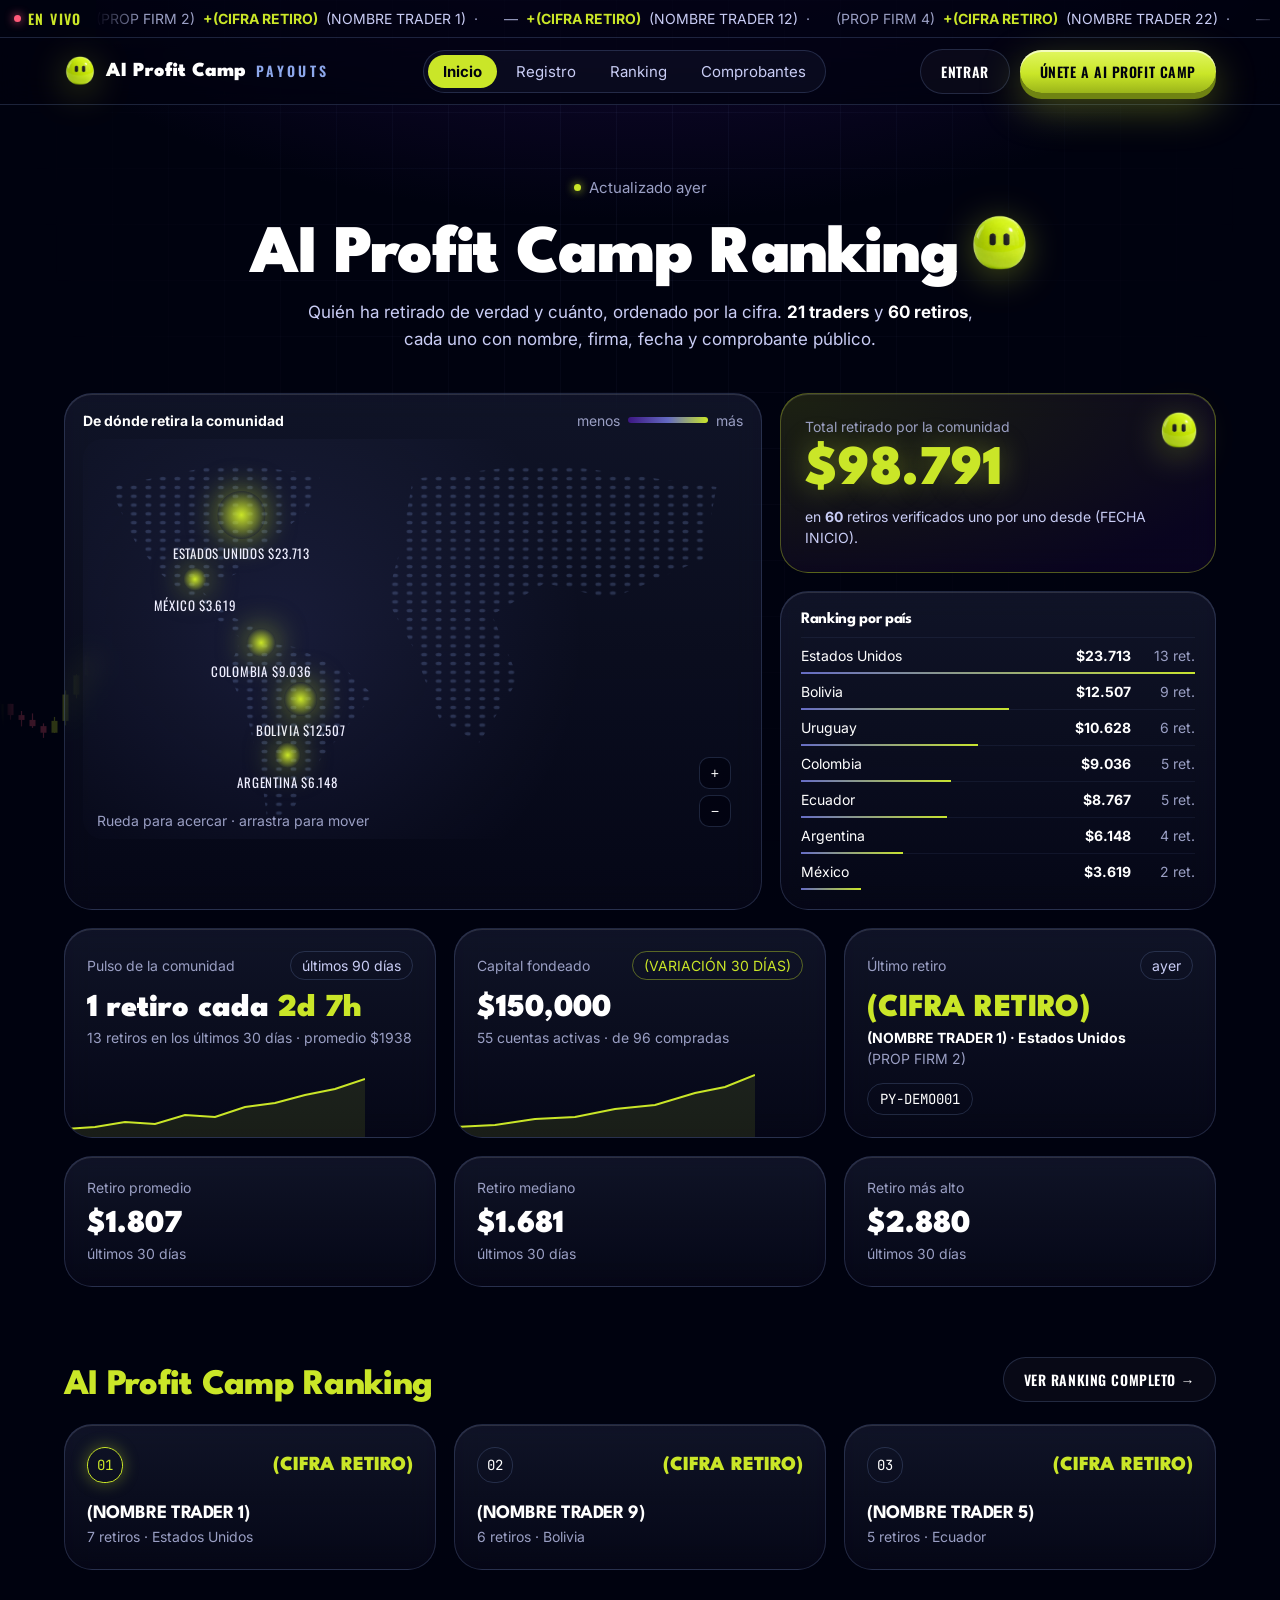
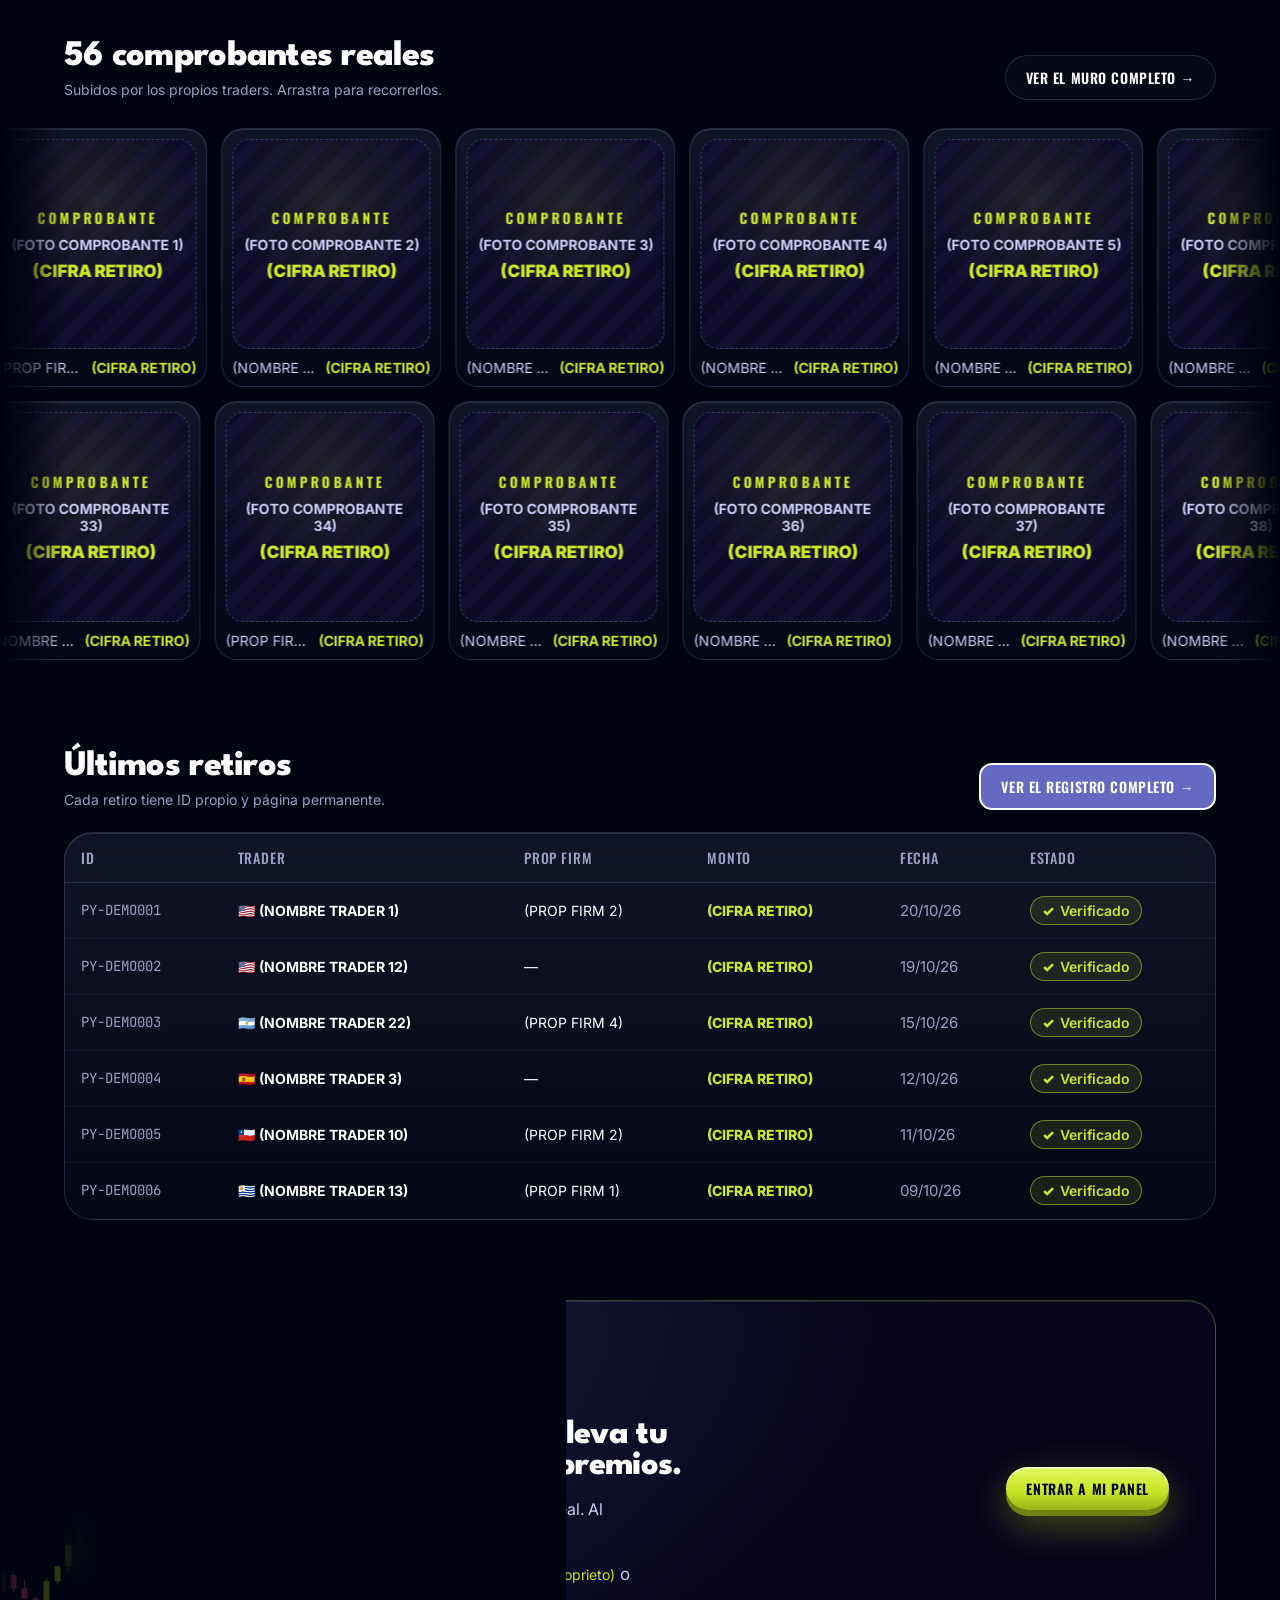
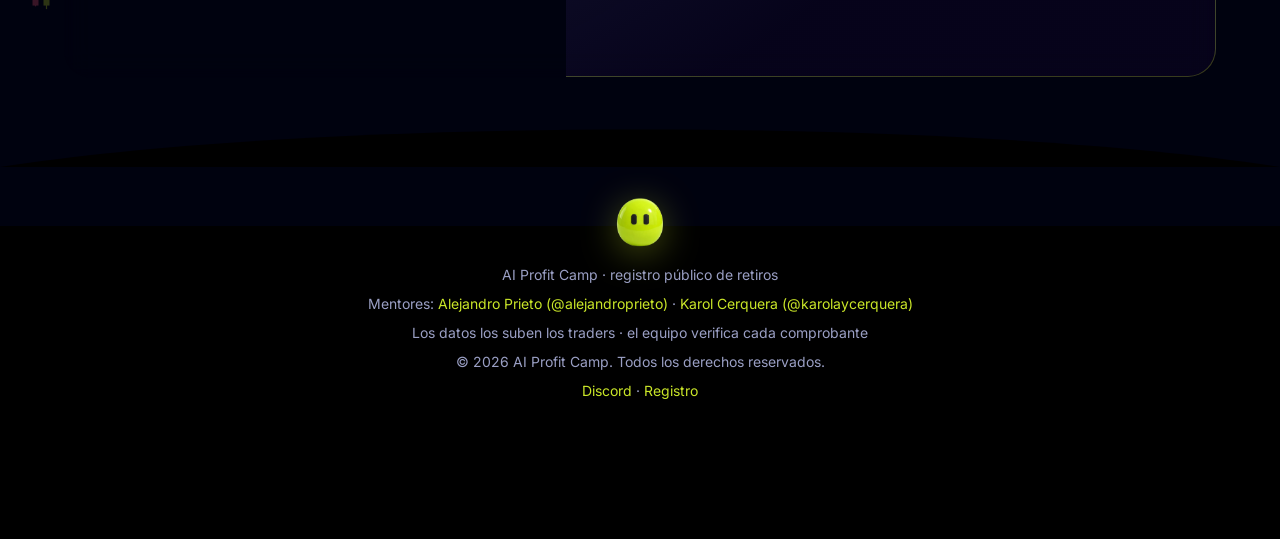
<file: payouts/index.html>
<!doctype html><html lang="es" data-root="../"><head><meta charset="utf-8"><meta name="viewport" content="width=device-width,initial-scale=1"><title>Payouts | AI Profit Camp</title><meta name="description" content="Hackea las empresas de fondeo y genera ingresos con nuestro sistema de 1 hora al día. Registro público de retiros de la comunidad AI Profit Camp."><link rel="canonical" href="https://aiprofitcamp.com/payouts/"><meta property="og:type" content="website"><meta property="og:site_name" content="AI Profit Camp"><meta property="og:title" content="Payouts | AI Profit Camp"><meta property="og:description" content="Hackea las empresas de fondeo y genera ingresos con nuestro sistema de 1 hora al día. Registro público de retiros de la comunidad AI Profit Camp."><meta property="og:url" content="https://aiprofitcamp.com/payouts/"><meta property="og:image" content="https://aiprofitcamp.com/assets/og-image.png"><meta property="og:image:width" content="1200"><meta property="og:image:height" content="630"><meta property="og:locale" content="es_LA"><meta name="twitter:card" content="summary_large_image"><meta name="twitter:title" content="Payouts | AI Profit Camp"><meta name="twitter:description" content="Hackea las empresas de fondeo y genera ingresos con nuestro sistema de 1 hora al día. Registro público de retiros de la comunidad AI Profit Camp."><meta name="twitter:image" content="https://aiprofitcamp.com/assets/og-image.png"><link rel="icon" type="image/png" sizes="32x32" href="../assets/favicon-32.png"><link rel="icon" type="image/png" sizes="512x512" href="../assets/favicon.png"><link rel="apple-touch-icon" href="../assets/apple-touch-icon.png">
<link rel="stylesheet" href="../assets/brand.css"><link rel="stylesheet" href="payouts.css"></head>
<body class="pro" data-page="home" data-proot="">
<div class="ticker"><span class="live">EN VIVO</span><div class="tt"><div class="tk" id="tk"></div></div></div>
<nav class="nav"><div class="wrap"><a class="logo" href="index.html"><span data-mascot=""></span>AI Profit Camp <small>PAYOUTS</small></a><div class="links"><a class="on" href="index.html">Inicio</a><a class="" href="registro/index.html">Registro</a><a class="" href="ranking/index.html">Ranking</a><a class="" href="comprobantes/index.html">Comprobantes</a></div><div class="navr"><a class="btn btn-ghost" href="(LINK LOGIN)">Entrar</a><a class="btn btn-gummy" href="../index.html" data-landing>Únete a AI Profit Camp</a></div></div><div class="mnav"><a class="on" href="index.html">Inicio</a><a class="" href="registro/index.html">Registro</a><a class="" href="ranking/index.html">Ranking</a><a class="" href="comprobantes/index.html">Comprobantes</a></div></nav>
<main class="wrap"><header class="phead rv"><span class="upd" id="upd"></span><h1>AI Profit Camp Ranking<span data-mascot="m-float"></span></h1><p>Quién ha retirado de verdad y cuánto, ordenado por la cifra. <b><span data-k="traders">0</span> traders</b> y <b><span data-k="payouts">0</span> retiros</b>, cada uno con nombre, firma, fecha y comprobante público.</p></header>
<div class="top"><div class="card map rv"><div class="lbl"><b style="color:#fff;font-size:14px">De dónde retira la comunidad</b><span class="leg">menos <span></span> más</span></div>
<div class="mapv" id="mapv"><div class="mapin" id="mapin"><svg viewBox="0 0 100 100" preserveAspectRatio="none" aria-hidden="true"><defs><pattern id="d" width="2.2" height="2.2" patternUnits="userSpaceOnUse"><circle cx="1.1" cy="1.1" r=".45" fill="rgba(141,168,236,.22)"/></pattern></defs><path fill="url(#d)" d="M4 12 L22 6 L36 9 L34 18 L28 26 L24 33 L18 38 L22 44 L26 47 L24 50 L18 42 L12 34 L8 26 Z"/><path fill="url(#d)" d="M24 50 L32 52 L40 58 L44 64 L40 72 L36 80 L32 92 L28 96 L27 84 L25 70 L22 58 Z"/><path fill="url(#d)" d="M50 10 L70 6 L96 12 L94 30 L80 40 L70 36 L62 44 L66 60 L60 76 L54 70 L50 52 L46 40 L48 28 Z"/></svg></div>
<span class="hint">Rueda para acercar · arrastra para mover</span><div class="zoom"><button id="zi" aria-label="Acercar">+</button><button id="zo" aria-label="Alejar">−</button></div></div></div>
<div class="side"><div class="card total rv" data-celebrate><span data-mascot=""></span><div class="lbl">Total retirado por la comunidad</div><div class="big" data-k="total" data-pre="$">$0</div><p>en <b data-k="payouts">0</b> retiros verificados uno por uno desde <span id="since"></span>.</p></div><div class="card cr rv"><h3>Ranking por país</h3><div id="cr"></div></div></div></div>
<div class="m3"><div class="card met rv"><div class="lbl">Pulso de la comunidad <span class="pill">últimos 90 días</span></div><div class="v">1 retiro cada <em id="every"></em></div><p id="pulse"></p><svg class="spark" viewBox="0 0 300 70" preserveAspectRatio="none"><path d="M0 62 L30 60 L60 55 L90 57 L120 48 L150 50 L180 40 L210 36 L240 28 L270 22 L300 12 L300 70 L0 70Z" fill="rgba(202,230,40,.1)"/><path class="l" d="M0 62 L30 60 L60 55 L90 57 L120 48 L150 50 L180 40 L210 36 L240 28 L270 22 L300 12" fill="none" stroke="#cae628" stroke-width="2"/></svg></div>
<div class="card met rv"><div class="lbl">Capital fondeado <span class="pill" style="color:var(--lime);border-color:rgba(202,230,40,.4)" id="fd"></span></div><div class="v" id="funded"></div><p id="acc"></p><svg class="spark" viewBox="0 0 300 70" preserveAspectRatio="none"><path d="M0 60 L40 58 L80 52 L120 50 L160 42 L200 38 L240 26 L270 20 L300 8 L300 70 L0 70Z" fill="rgba(202,230,40,.1)"/><path class="l" d="M0 60 L40 58 L80 52 L120 50 L160 42 L200 38 L240 26 L270 20 L300 8" fill="none" stroke="#cae628" stroke-width="2"/></svg></div>
<div class="card met last rv"><div class="lbl">Último retiro <span class="pill" id="lrel"></span></div><div class="v" id="lv"></div><p id="lt" style="color:#fff;font-weight:700"></p><p id="lf"></p><a class="idb mono" id="lid" href="#"></a></div></div>
<div class="m3 s3"><div class="card met rv"><div class="lbl">Retiro promedio</div><div class="v" data-k="avg" data-pre="$">$0</div><p>últimos 30 días</p></div><div class="card met rv"><div class="lbl">Retiro mediano</div><div class="v" data-k="median" data-pre="$">$0</div><p>últimos 30 días</p></div><div class="card met rv"><div class="lbl">Retiro más alto</div><div class="v" data-k="max" data-pre="$">$0</div><p>últimos 30 días</p></div></div>
<section class="blk"><div class="hd rv"><h2 class="lime">AI Profit Camp Ranking</h2><a class="btn btn-ghost" href="ranking/index.html">Ver ranking completo →</a></div><div class="rk" id="rk"></div></section>
<section class="blk"><div class="hd rv"><div><h2><span data-k="payouts">0</span> comprobantes reales</h2><p>Subidos por los propios traders. Arrastra para recorrerlos.</p></div><a class="btn btn-ghost" href="comprobantes/index.html">Ver el muro completo →</a></div></section>
</main><div class="wall rv" id="wall"></div><main class="wrap">
<section class="blk"><div class="hd rv"><div><h2>Últimos retiros</h2><p>Cada retiro tiene ID propio y página permanente.</p></div><a class="btn btn-ind" href="registro/index.html">Ver el registro completo →</a></div><div class="card tw rv" id="tw"><table class="t"><thead><tr><th>ID</th><th>Trader</th><th>Prop firm</th><th>Monto</th><th>Fecha</th><th>Estado</th></tr></thead><tbody id="tb"></tbody></table><div class="mlist" id="ml"></div></div></section>
<div class="card join rv"><div><span data-mascot="m-think"></span><h2>¿Eres parte de la comunidad? Lleva tu contabilidad y compite por los premios.</h2><p>Registra tus cuentas, sube tus comprobantes y mira tu neto real. Al hacerlo, alimentas esta prueba pública.</p><p class="mentors-line">¿Dudas? Habla con tus mentores: <a href="https://www.instagram.com/alejandroprieto/" target="_blank" rel="noopener" style="color:var(--lime)">Alejandro Prieto (@alejandroprieto)</a> o <a href="https://www.instagram.com/karolaycerquera/" target="_blank" rel="noopener" style="color:var(--lime)">Karol Cerquera (@karolaycerquera)</a>.</p></div><a class="btn btn-gummy" href="(LINK PANEL)">Entrar a mi panel</a></div></main>
<svg class="foot-wave" viewBox="0 0 1440 50" preserveAspectRatio="none"><path d="M0 50 C360 0 1080 0 1440 50Z" fill="#000"/></svg>
<footer class="foot"><span data-mascot="m-float"></span><p>AI Profit Camp · registro público de retiros</p><p>Mentores: <a href="https://www.instagram.com/alejandroprieto/" target="_blank" rel="noopener" style="color:var(--lime)">Alejandro Prieto (@alejandroprieto)</a> · <a href="https://www.instagram.com/karolaycerquera/" target="_blank" rel="noopener" style="color:var(--lime)">Karol Cerquera (@karolaycerquera)</a></p><p>Los datos los suben los traders · el equipo verifica cada comprobante</p>
<p style="font-size:14px">© 2026 AI Profit Camp. Todos los derechos reservados.</p>
<p><a href="(LINK DISCORD)">Discord</a> · <a href="registro/index.html">Registro</a></p></footer>
<a class="sticky" href="../index.html" data-landing><span data-mascot=""></span>Únete a AI Profit Camp</a>
<div class="modal" id="md" role="dialog" aria-modal="true"><div class="card"><button class="x" aria-label="Cerrar">×</button><div class="ph" style="height:300px"></div><div class="big a" style="font-size:40px;margin-top:16px"></div><div class="n" style="font-weight:700"></div><div class="i mono" style="color:var(--mute);font-size:14px;margin:6px 0 18px"></div><a class="btn btn-gummy go" href="#">Ver registro verificado</a></div></div>
<script src="../assets/brand.js"></script><script src="data.js"></script><script src="payouts.js"></script></body></html>
</file>
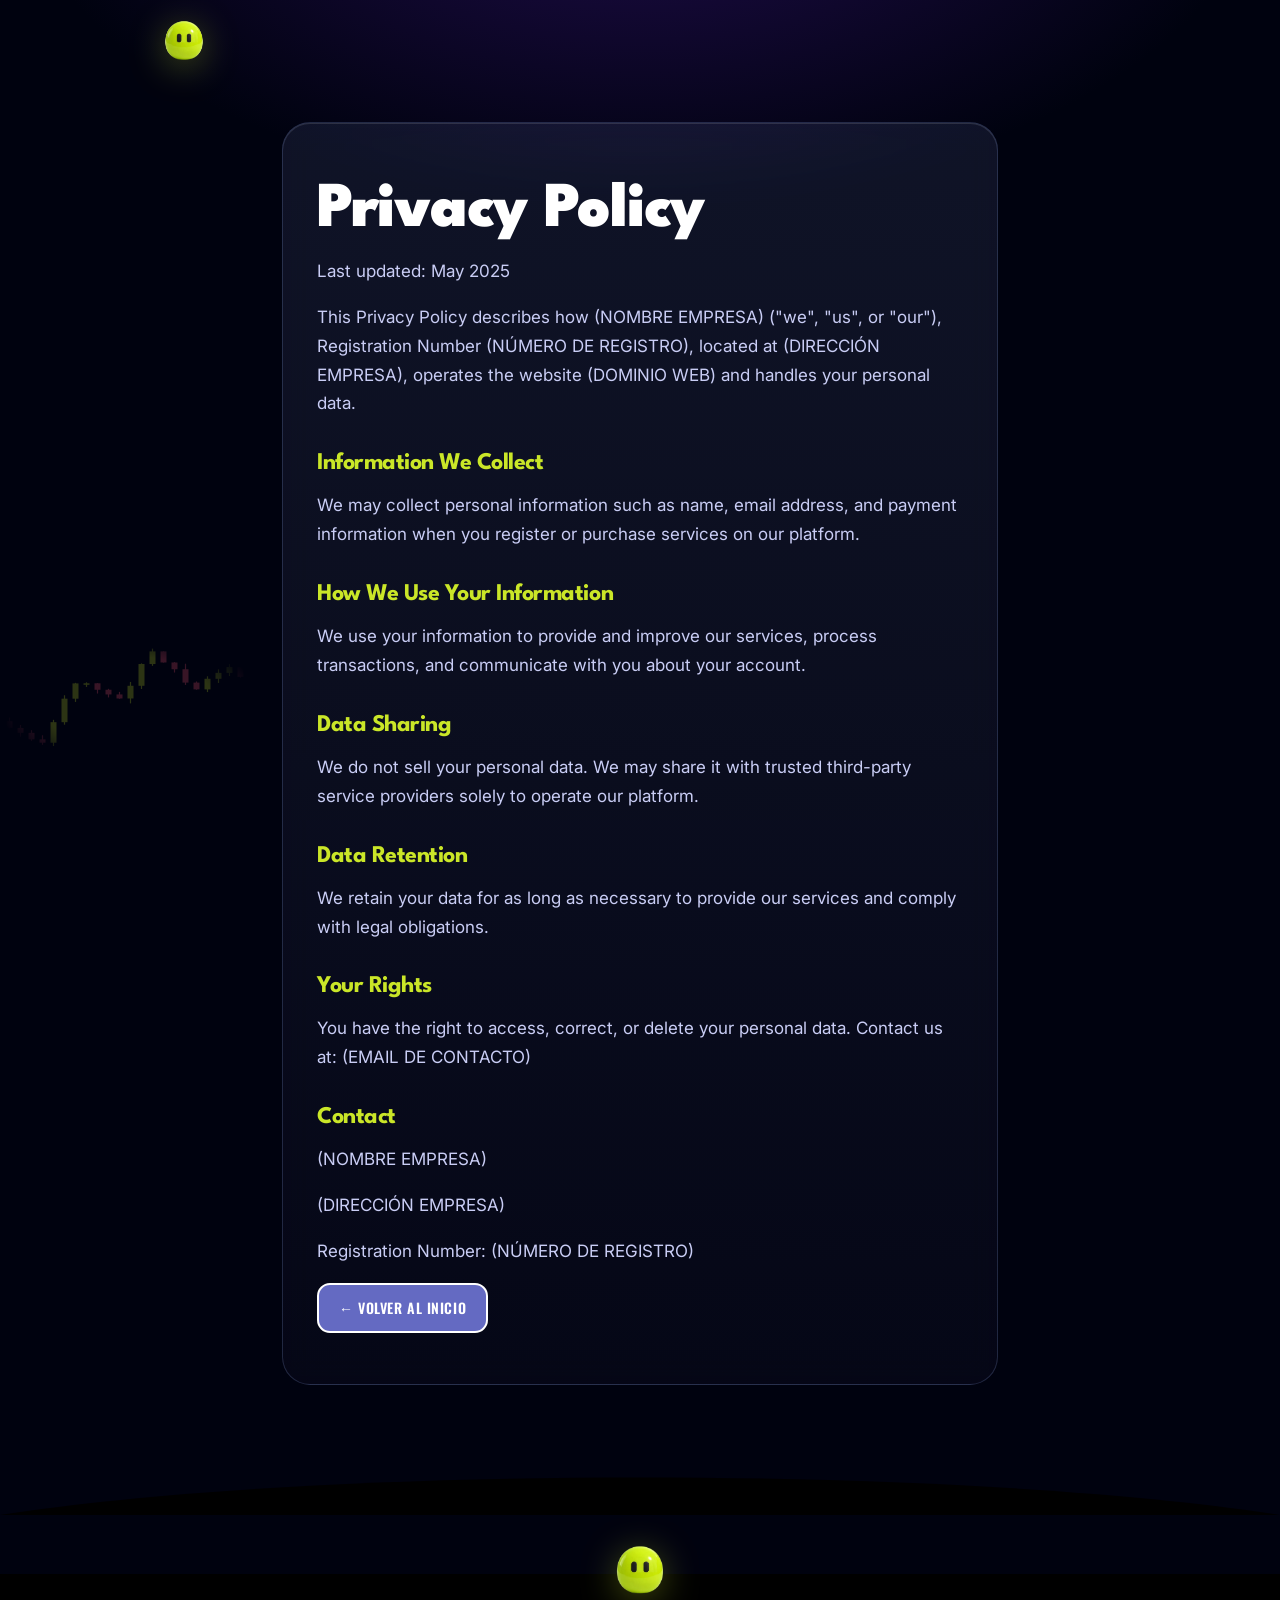
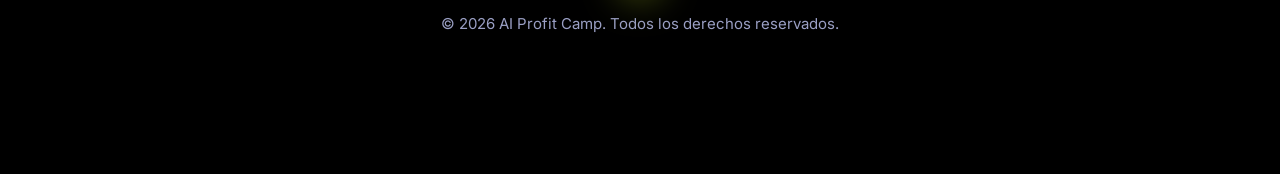
<file: privacy-policy/index.html>
<!doctype html><html lang="es" data-root="../"><head><meta charset="utf-8"><meta name="viewport" content="width=device-width,initial-scale=1"><title>Privacy Policy | AI Profit Camp</title><meta name="robots" content="noindex"><meta property="og:title" content="AI Profit Camp"><meta property="og:image" content="https://aiprofitcamp.com/assets/og-image.png"><meta name="twitter:card" content="summary_large_image"><link rel="icon" type="image/png" sizes="32x32" href="../assets/favicon-32.png"><link rel="icon" type="image/png" sizes="512x512" href="../assets/favicon.png"><link rel="apple-touch-icon" href="../assets/apple-touch-icon.png"><link rel="stylesheet" href="../assets/brand.css"><style>
/* Legibilidad v5 */.card p,.card li{font-size:17px;line-height:1.7}@media(max-width:820px){.card p,.card li{font-size:16px}}
.doc{max-width:760px;margin:auto;padding:40px 22px 40px}.doc h1{font-size:clamp(40px,6vw,64px);font-weight:900;margin:24px 0 10px}.doc h2{font-size:24px;margin:34px 0 8px;color:var(--lime)}.doc p{color:var(--lav);line-height:1.7}.card.doc-c{padding:34px}
.top{display:flex;justify-content:space-between;align-items:center;padding:16px 22px;max-width:1000px;margin:auto}.top .mascot{width:44px}
</style></head><body style="background:radial-gradient(900px 500px at 50% -150px,rgba(60,22,130,.55),transparent 70%),#00020f">
<div class="top"><a href="../index.html" aria-label="Inicio"><span data-mascot="m-float"></span></a></div>
<main class="doc"><div class="card doc-c"><h1 class="rv">Privacy Policy</h1><p class="rv">Last updated: May 2025</p><p class="rv">This Privacy Policy describes how (NOMBRE EMPRESA) (&quot;we&quot;, &quot;us&quot;, or &quot;our&quot;), Registration Number (NÚMERO DE REGISTRO), located at (DIRECCIÓN EMPRESA), operates the website (DOMINIO WEB) and handles your personal data.</p><h2 class="rv">Information We Collect</h2><p class="rv">We may collect personal information such as name, email address, and payment information when you register or purchase services on our platform.</p><h2 class="rv">How We Use Your Information</h2><p class="rv">We use your information to provide and improve our services, process transactions, and communicate with you about your account.</p><h2 class="rv">Data Sharing</h2><p class="rv">We do not sell your personal data. We may share it with trusted third-party service providers solely to operate our platform.</p><h2 class="rv">Data Retention</h2><p class="rv">We retain your data for as long as necessary to provide our services and comply with legal obligations.</p><h2 class="rv">Your Rights</h2><p class="rv">You have the right to access, correct, or delete your personal data. Contact us at: (EMAIL DE CONTACTO)</p><h2 class="rv">Contact</h2><p class="rv">(NOMBRE EMPRESA)</p><p class="rv">(DIRECCIÓN EMPRESA)</p><p class="rv">Registration Number: (NÚMERO DE REGISTRO)</p><p><a class="btn btn-ind" href="../index.html">← Volver al inicio</a></p></div></main>
<svg class="foot-wave" viewBox="0 0 1440 50" preserveAspectRatio="none"><path d="M0 50 C360 0 1080 0 1440 50Z" fill="#000"/></svg><footer class="foot"><span data-mascot=""></span><p>© 2026 AI Profit Camp. Todos los derechos reservados.</p></footer>
<script src="../assets/brand.js"></script></body></html>
</file>
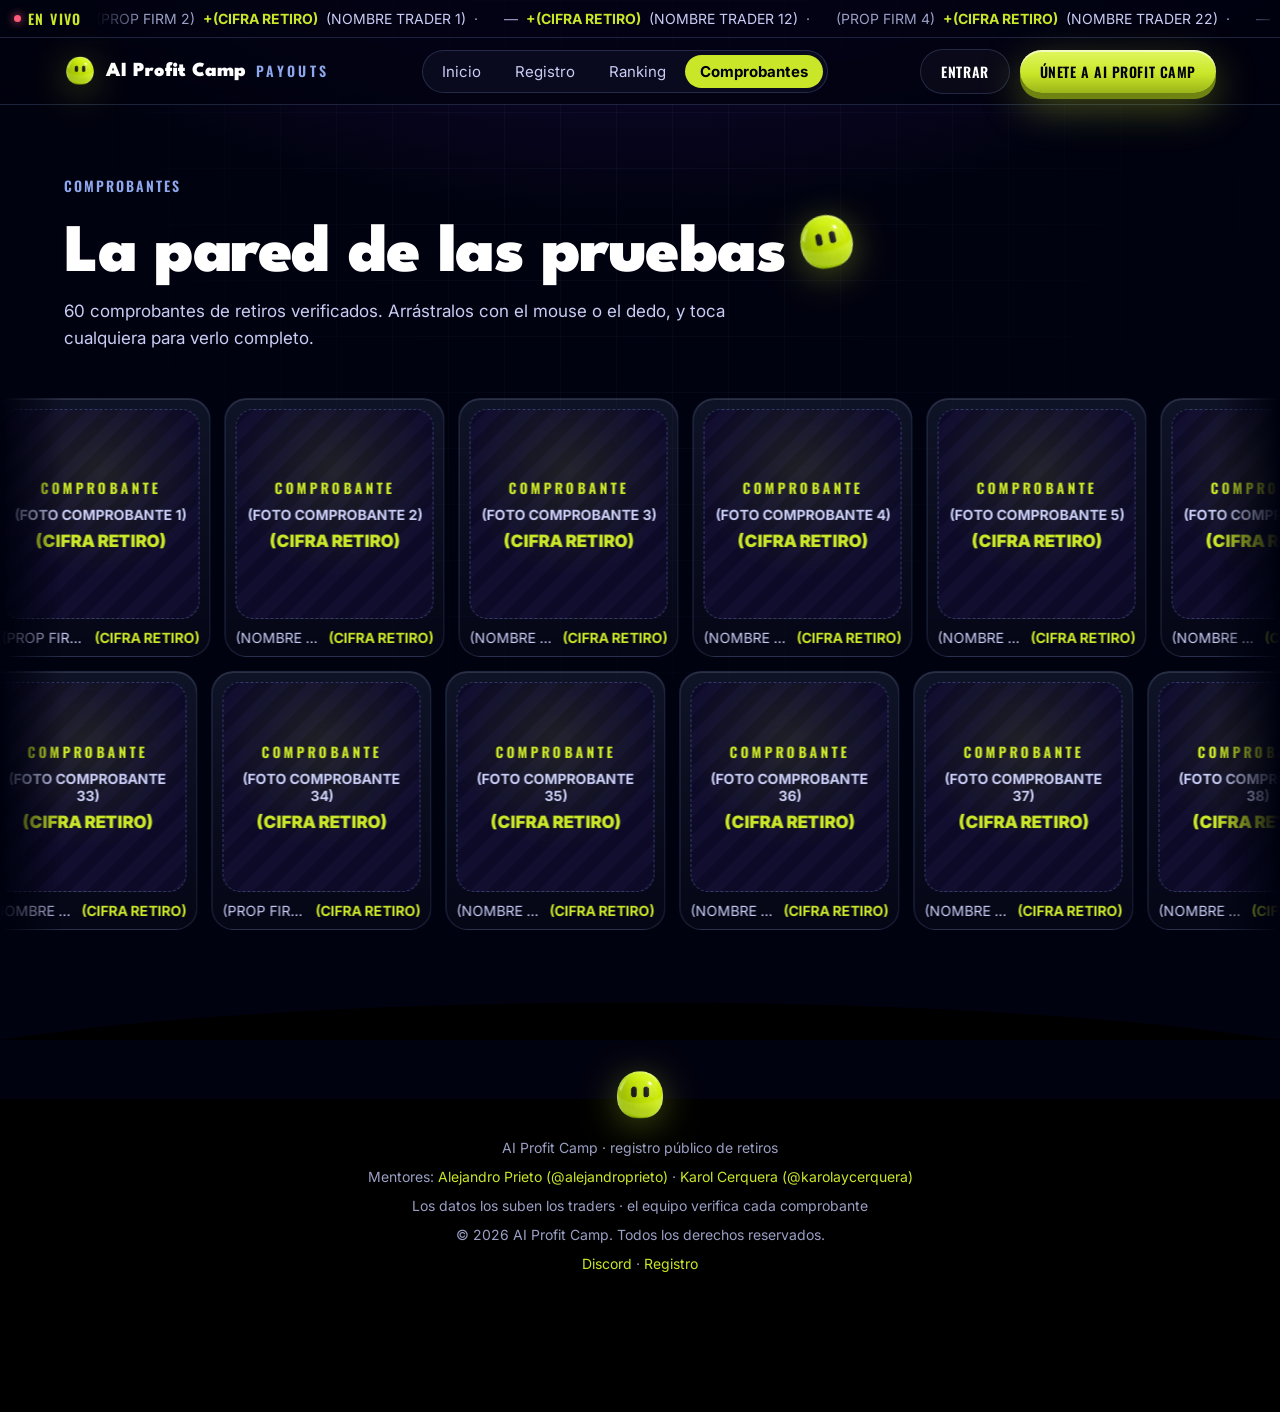
<file: payouts/comprobantes/index.html>
<!doctype html><html lang="es" data-root="../../"><head><meta charset="utf-8"><meta name="viewport" content="width=device-width,initial-scale=1"><title>Comprobantes | AI Profit Camp</title><meta name="description" content="Hackea las empresas de fondeo y genera ingresos con nuestro sistema de 1 hora al día. Registro público de retiros de la comunidad AI Profit Camp."><link rel="canonical" href="https://aiprofitcamp.com/payouts/comprobantes/"><meta property="og:type" content="website"><meta property="og:site_name" content="AI Profit Camp"><meta property="og:title" content="Comprobantes | AI Profit Camp"><meta property="og:description" content="Hackea las empresas de fondeo y genera ingresos con nuestro sistema de 1 hora al día. Registro público de retiros de la comunidad AI Profit Camp."><meta property="og:url" content="https://aiprofitcamp.com/payouts/comprobantes/"><meta property="og:image" content="https://aiprofitcamp.com/assets/og-image.png"><meta property="og:image:width" content="1200"><meta property="og:image:height" content="630"><meta property="og:locale" content="es_LA"><meta name="twitter:card" content="summary_large_image"><meta name="twitter:title" content="Comprobantes | AI Profit Camp"><meta name="twitter:description" content="Hackea las empresas de fondeo y genera ingresos con nuestro sistema de 1 hora al día. Registro público de retiros de la comunidad AI Profit Camp."><meta name="twitter:image" content="https://aiprofitcamp.com/assets/og-image.png"><link rel="icon" type="image/png" sizes="32x32" href="../../assets/favicon-32.png"><link rel="icon" type="image/png" sizes="512x512" href="../../assets/favicon.png"><link rel="apple-touch-icon" href="../../assets/apple-touch-icon.png">
<link rel="stylesheet" href="../../assets/brand.css"><link rel="stylesheet" href="../payouts.css"></head>
<body class="pro" data-page="comprobantes" data-proot="../">
<div class="ticker"><span class="live">EN VIVO</span><div class="tt"><div class="tk" id="tk"></div></div></div>
<nav class="nav"><div class="wrap"><a class="logo" href="../index.html"><span data-mascot=""></span>AI Profit Camp <small>PAYOUTS</small></a><div class="links"><a class="" href="../index.html">Inicio</a><a class="" href="../registro/index.html">Registro</a><a class="" href="../ranking/index.html">Ranking</a><a class="on" href="../comprobantes/index.html">Comprobantes</a></div><div class="navr"><a class="btn btn-ghost" href="(LINK LOGIN)">Entrar</a><a class="btn btn-gummy" href="../../index.html" data-landing>Únete a AI Profit Camp</a></div></div><div class="mnav"><a class="" href="../index.html">Inicio</a><a class="" href="../registro/index.html">Registro</a><a class="" href="../ranking/index.html">Ranking</a><a class="on" href="../comprobantes/index.html">Comprobantes</a></div></nav>
<main class="wrap"><header class="phead rv" style="text-align:left"><span class="eyebrow">COMPROBANTES</span><h1>La pared de las pruebas<span data-mascot="m-tilt"></span></h1><p style="margin:0"><span id="cn">0</span> comprobantes de retiros verificados. Arrástralos con el mouse o el dedo, y toca cualquiera para verlo completo.</p></header></main><div class="wall rv" id="wall"></div><main class="wrap"></main>
<svg class="foot-wave" viewBox="0 0 1440 50" preserveAspectRatio="none"><path d="M0 50 C360 0 1080 0 1440 50Z" fill="#000"/></svg>
<footer class="foot"><span data-mascot="m-float"></span><p>AI Profit Camp · registro público de retiros</p><p>Mentores: <a href="https://www.instagram.com/alejandroprieto/" target="_blank" rel="noopener" style="color:var(--lime)">Alejandro Prieto (@alejandroprieto)</a> · <a href="https://www.instagram.com/karolaycerquera/" target="_blank" rel="noopener" style="color:var(--lime)">Karol Cerquera (@karolaycerquera)</a></p><p>Los datos los suben los traders · el equipo verifica cada comprobante</p>
<p style="font-size:14px">© 2026 AI Profit Camp. Todos los derechos reservados.</p>
<p><a href="(LINK DISCORD)">Discord</a> · <a href="../registro/index.html">Registro</a></p></footer>
<a class="sticky" href="../../index.html" data-landing><span data-mascot=""></span>Únete a AI Profit Camp</a>
<div class="modal" id="md" role="dialog" aria-modal="true"><div class="card"><button class="x" aria-label="Cerrar">×</button><div class="ph" style="height:300px"></div><div class="big a" style="font-size:40px;margin-top:16px"></div><div class="n" style="font-weight:700"></div><div class="i mono" style="color:var(--mute);font-size:14px;margin:6px 0 18px"></div><a class="btn btn-gummy go" href="#">Ver registro verificado</a></div></div>
<script src="../../assets/brand.js"></script><script src="../data.js"></script><script src="../payouts.js"></script></body></html>
</file>
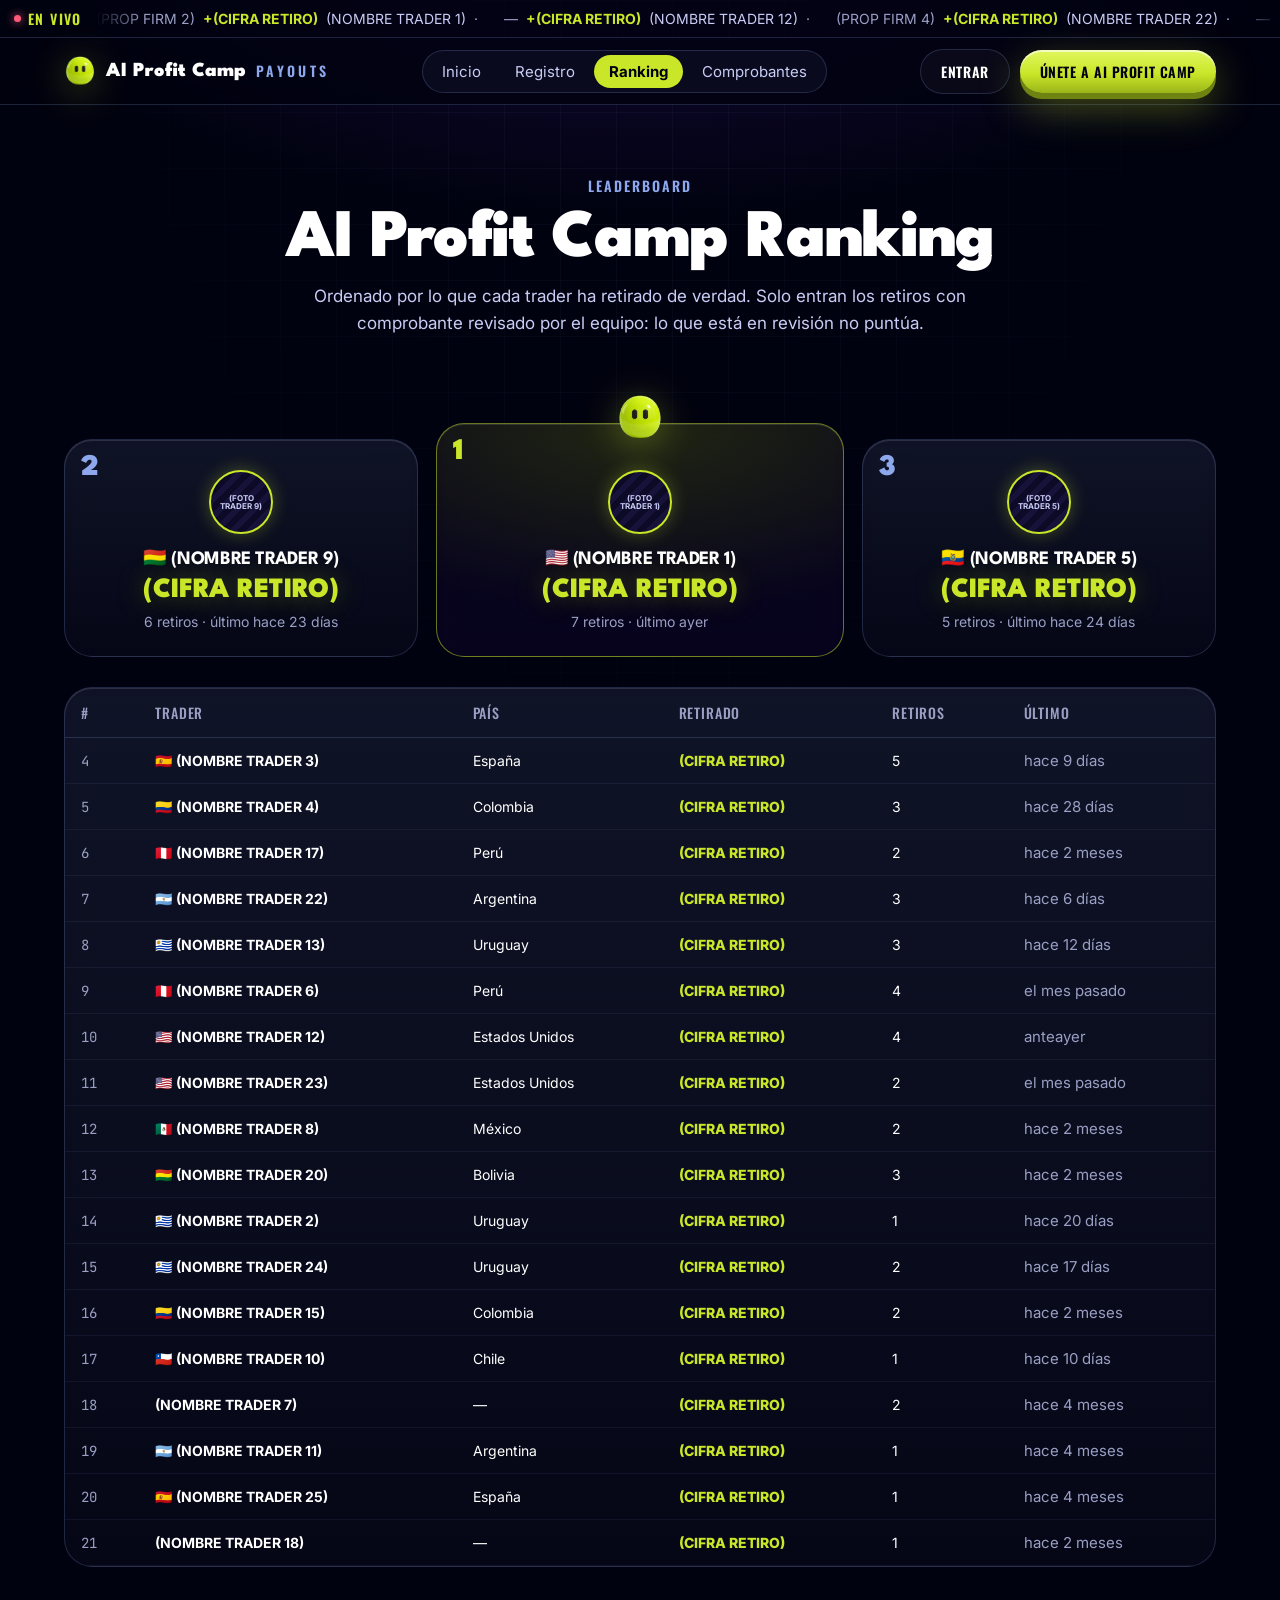
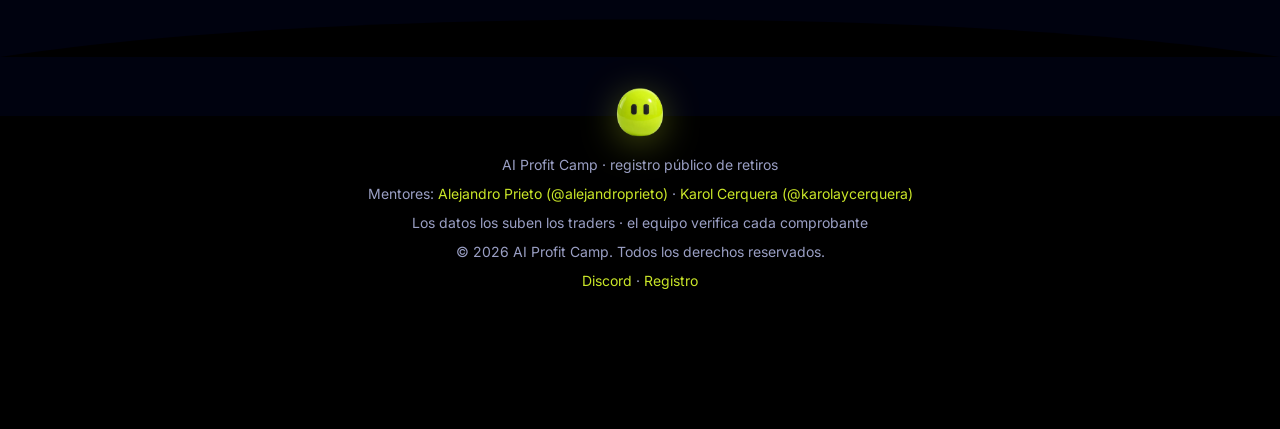
<file: payouts/ranking/index.html>
<!doctype html><html lang="es" data-root="../../"><head><meta charset="utf-8"><meta name="viewport" content="width=device-width,initial-scale=1"><title>Ranking | AI Profit Camp</title><meta name="description" content="Hackea las empresas de fondeo y genera ingresos con nuestro sistema de 1 hora al día. Registro público de retiros de la comunidad AI Profit Camp."><link rel="canonical" href="https://aiprofitcamp.com/payouts/ranking/"><meta property="og:type" content="website"><meta property="og:site_name" content="AI Profit Camp"><meta property="og:title" content="Ranking | AI Profit Camp"><meta property="og:description" content="Hackea las empresas de fondeo y genera ingresos con nuestro sistema de 1 hora al día. Registro público de retiros de la comunidad AI Profit Camp."><meta property="og:url" content="https://aiprofitcamp.com/payouts/ranking/"><meta property="og:image" content="https://aiprofitcamp.com/assets/og-image.png"><meta property="og:image:width" content="1200"><meta property="og:image:height" content="630"><meta property="og:locale" content="es_LA"><meta name="twitter:card" content="summary_large_image"><meta name="twitter:title" content="Ranking | AI Profit Camp"><meta name="twitter:description" content="Hackea las empresas de fondeo y genera ingresos con nuestro sistema de 1 hora al día. Registro público de retiros de la comunidad AI Profit Camp."><meta name="twitter:image" content="https://aiprofitcamp.com/assets/og-image.png"><link rel="icon" type="image/png" sizes="32x32" href="../../assets/favicon-32.png"><link rel="icon" type="image/png" sizes="512x512" href="../../assets/favicon.png"><link rel="apple-touch-icon" href="../../assets/apple-touch-icon.png">
<link rel="stylesheet" href="../../assets/brand.css"><link rel="stylesheet" href="../payouts.css"></head>
<body class="pro" data-page="ranking" data-proot="../">
<div class="ticker"><span class="live">EN VIVO</span><div class="tt"><div class="tk" id="tk"></div></div></div>
<nav class="nav"><div class="wrap"><a class="logo" href="../index.html"><span data-mascot=""></span>AI Profit Camp <small>PAYOUTS</small></a><div class="links"><a class="" href="../index.html">Inicio</a><a class="" href="../registro/index.html">Registro</a><a class="on" href="../ranking/index.html">Ranking</a><a class="" href="../comprobantes/index.html">Comprobantes</a></div><div class="navr"><a class="btn btn-ghost" href="(LINK LOGIN)">Entrar</a><a class="btn btn-gummy" href="../../index.html" data-landing>Únete a AI Profit Camp</a></div></div><div class="mnav"><a class="" href="../index.html">Inicio</a><a class="" href="../registro/index.html">Registro</a><a class="on" href="../ranking/index.html">Ranking</a><a class="" href="../comprobantes/index.html">Comprobantes</a></div></nav>
<main class="wrap"><header class="phead rv"><span class="eyebrow">LEADERBOARD</span><h1>AI Profit Camp Ranking</h1><p>Ordenado por lo que cada trader ha retirado de verdad. Solo entran los retiros con comprobante revisado por el equipo: lo que está en revisión no puntúa.</p></header>
<div class="pod" id="pod"></div><div class="card tw rv" id="tw"><table class="t"><thead><tr><th>#</th><th>Trader</th><th>País</th><th>Retirado</th><th>Retiros</th><th>Último</th></tr></thead><tbody id="tb"></tbody></table><div class="mlist" id="ml"></div></div></main>
<svg class="foot-wave" viewBox="0 0 1440 50" preserveAspectRatio="none"><path d="M0 50 C360 0 1080 0 1440 50Z" fill="#000"/></svg>
<footer class="foot"><span data-mascot="m-float"></span><p>AI Profit Camp · registro público de retiros</p><p>Mentores: <a href="https://www.instagram.com/alejandroprieto/" target="_blank" rel="noopener" style="color:var(--lime)">Alejandro Prieto (@alejandroprieto)</a> · <a href="https://www.instagram.com/karolaycerquera/" target="_blank" rel="noopener" style="color:var(--lime)">Karol Cerquera (@karolaycerquera)</a></p><p>Los datos los suben los traders · el equipo verifica cada comprobante</p>
<p style="font-size:14px">© 2026 AI Profit Camp. Todos los derechos reservados.</p>
<p><a href="(LINK DISCORD)">Discord</a> · <a href="../registro/index.html">Registro</a></p></footer>
<a class="sticky" href="../../index.html" data-landing><span data-mascot=""></span>Únete a AI Profit Camp</a>

<script src="../../assets/brand.js"></script><script src="../data.js"></script><script src="../payouts.js"></script></body></html>
</file>
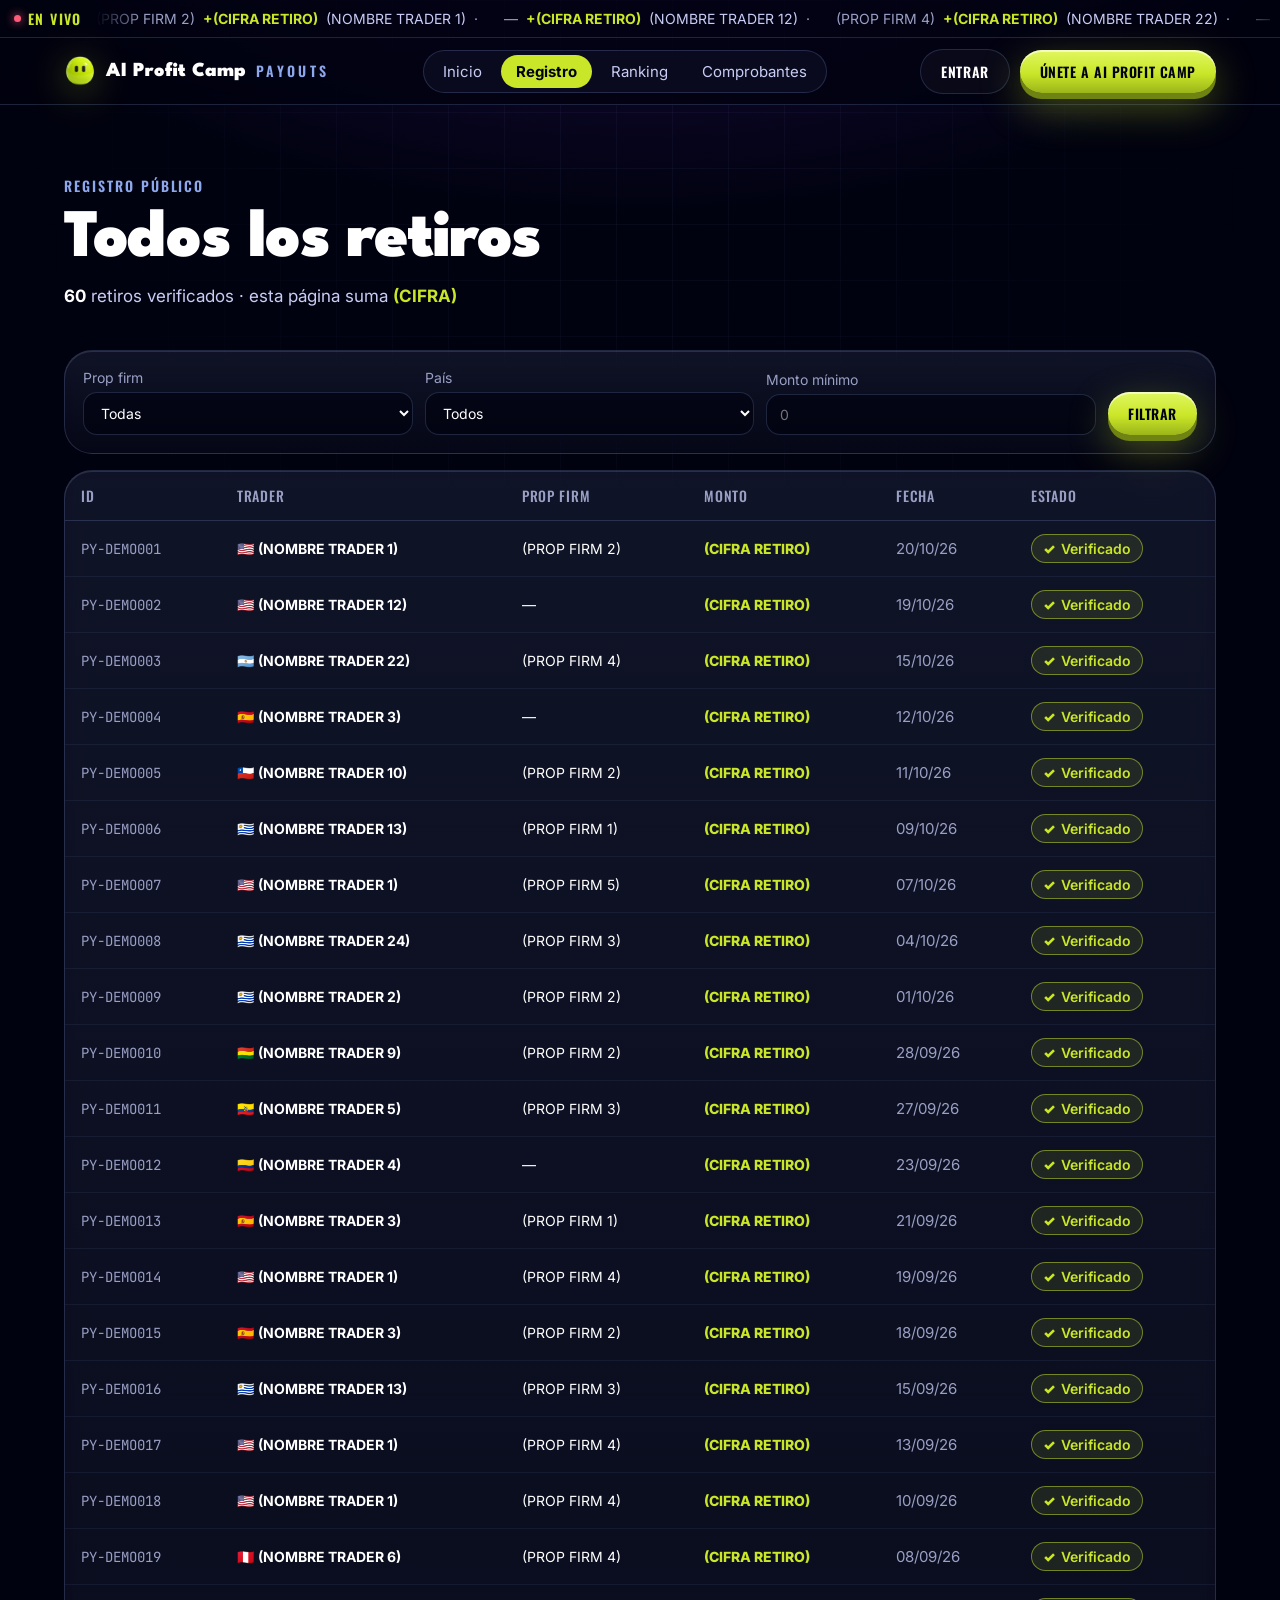
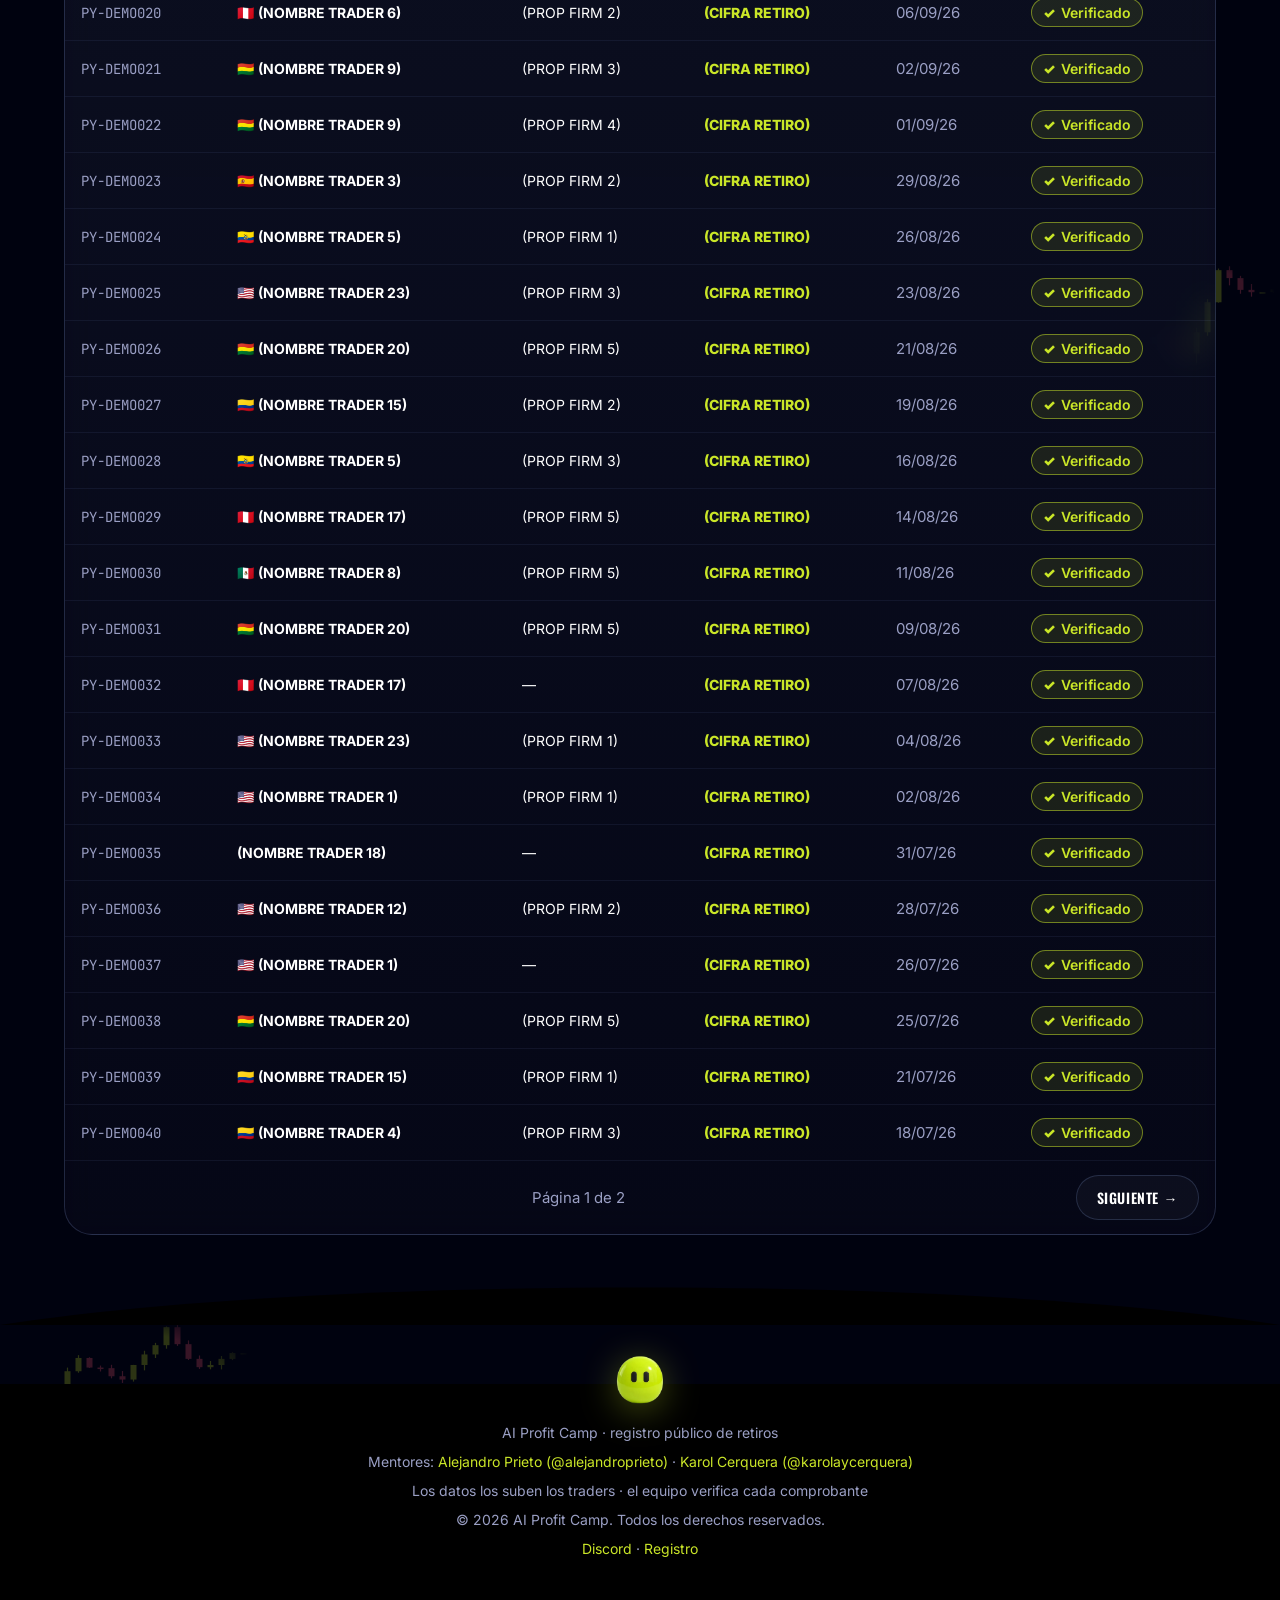
<file: payouts/registro/index.html>
<!doctype html><html lang="es" data-root="../../"><head><meta charset="utf-8"><meta name="viewport" content="width=device-width,initial-scale=1"><title>Registro | AI Profit Camp</title><meta name="description" content="Hackea las empresas de fondeo y genera ingresos con nuestro sistema de 1 hora al día. Registro público de retiros de la comunidad AI Profit Camp."><link rel="canonical" href="https://aiprofitcamp.com/payouts/registro/"><meta property="og:type" content="website"><meta property="og:site_name" content="AI Profit Camp"><meta property="og:title" content="Registro | AI Profit Camp"><meta property="og:description" content="Hackea las empresas de fondeo y genera ingresos con nuestro sistema de 1 hora al día. Registro público de retiros de la comunidad AI Profit Camp."><meta property="og:url" content="https://aiprofitcamp.com/payouts/registro/"><meta property="og:image" content="https://aiprofitcamp.com/assets/og-image.png"><meta property="og:image:width" content="1200"><meta property="og:image:height" content="630"><meta property="og:locale" content="es_LA"><meta name="twitter:card" content="summary_large_image"><meta name="twitter:title" content="Registro | AI Profit Camp"><meta name="twitter:description" content="Hackea las empresas de fondeo y genera ingresos con nuestro sistema de 1 hora al día. Registro público de retiros de la comunidad AI Profit Camp."><meta name="twitter:image" content="https://aiprofitcamp.com/assets/og-image.png"><link rel="icon" type="image/png" sizes="32x32" href="../../assets/favicon-32.png"><link rel="icon" type="image/png" sizes="512x512" href="../../assets/favicon.png"><link rel="apple-touch-icon" href="../../assets/apple-touch-icon.png">
<link rel="stylesheet" href="../../assets/brand.css"><link rel="stylesheet" href="../payouts.css"></head>
<body class="pro" data-page="registro" data-proot="../">
<div class="ticker"><span class="live">EN VIVO</span><div class="tt"><div class="tk" id="tk"></div></div></div>
<nav class="nav"><div class="wrap"><a class="logo" href="../index.html"><span data-mascot=""></span>AI Profit Camp <small>PAYOUTS</small></a><div class="links"><a class="" href="../index.html">Inicio</a><a class="on" href="../registro/index.html">Registro</a><a class="" href="../ranking/index.html">Ranking</a><a class="" href="../comprobantes/index.html">Comprobantes</a></div><div class="navr"><a class="btn btn-ghost" href="(LINK LOGIN)">Entrar</a><a class="btn btn-gummy" href="../../index.html" data-landing>Únete a AI Profit Camp</a></div></div><div class="mnav"><a class="" href="../index.html">Inicio</a><a class="on" href="../registro/index.html">Registro</a><a class="" href="../ranking/index.html">Ranking</a><a class="" href="../comprobantes/index.html">Comprobantes</a></div></nav>
<main class="wrap"><header class="phead rv" style="text-align:left"><span class="eyebrow">REGISTRO PÚBLICO</span><h1>Todos los retiros</h1><p style="margin:0"><b id="count">(Nº)</b> retiros verificados · esta página suma <b class="lime">(CIFRA)</b></p></header>
<form class="card filters rv" method="get"><label>Prop firm<select name="firma" id="firma"><option value="">Todas</option></select></label><label>País<select name="pais" id="pais"><option value="">Todos</option></select></label><label>Monto mínimo<input type="number" name="min" id="min" min="0" placeholder="0"></label><button class="btn btn-gummy" type="submit">Filtrar</button></form>
<div class="card tw rv" id="tw"><table class="t"><thead><tr><th>ID</th><th>Trader</th><th>Prop firm</th><th>Monto</th><th>Fecha</th><th>Estado</th></tr></thead><tbody id="tb"></tbody></table><div class="mlist" id="ml"></div><div class="pag" id="pag"></div></div></main>
<svg class="foot-wave" viewBox="0 0 1440 50" preserveAspectRatio="none"><path d="M0 50 C360 0 1080 0 1440 50Z" fill="#000"/></svg>
<footer class="foot"><span data-mascot="m-float"></span><p>AI Profit Camp · registro público de retiros</p><p>Mentores: <a href="https://www.instagram.com/alejandroprieto/" target="_blank" rel="noopener" style="color:var(--lime)">Alejandro Prieto (@alejandroprieto)</a> · <a href="https://www.instagram.com/karolaycerquera/" target="_blank" rel="noopener" style="color:var(--lime)">Karol Cerquera (@karolaycerquera)</a></p><p>Los datos los suben los traders · el equipo verifica cada comprobante</p>
<p style="font-size:14px">© 2026 AI Profit Camp. Todos los derechos reservados.</p>
<p><a href="(LINK DISCORD)">Discord</a> · <a href="../registro/index.html">Registro</a></p></footer>
<a class="sticky" href="../../index.html" data-landing><span data-mascot=""></span>Únete a AI Profit Camp</a>

<script src="../../assets/brand.js"></script><script src="../data.js"></script><script src="../payouts.js"></script></body></html>
</file>
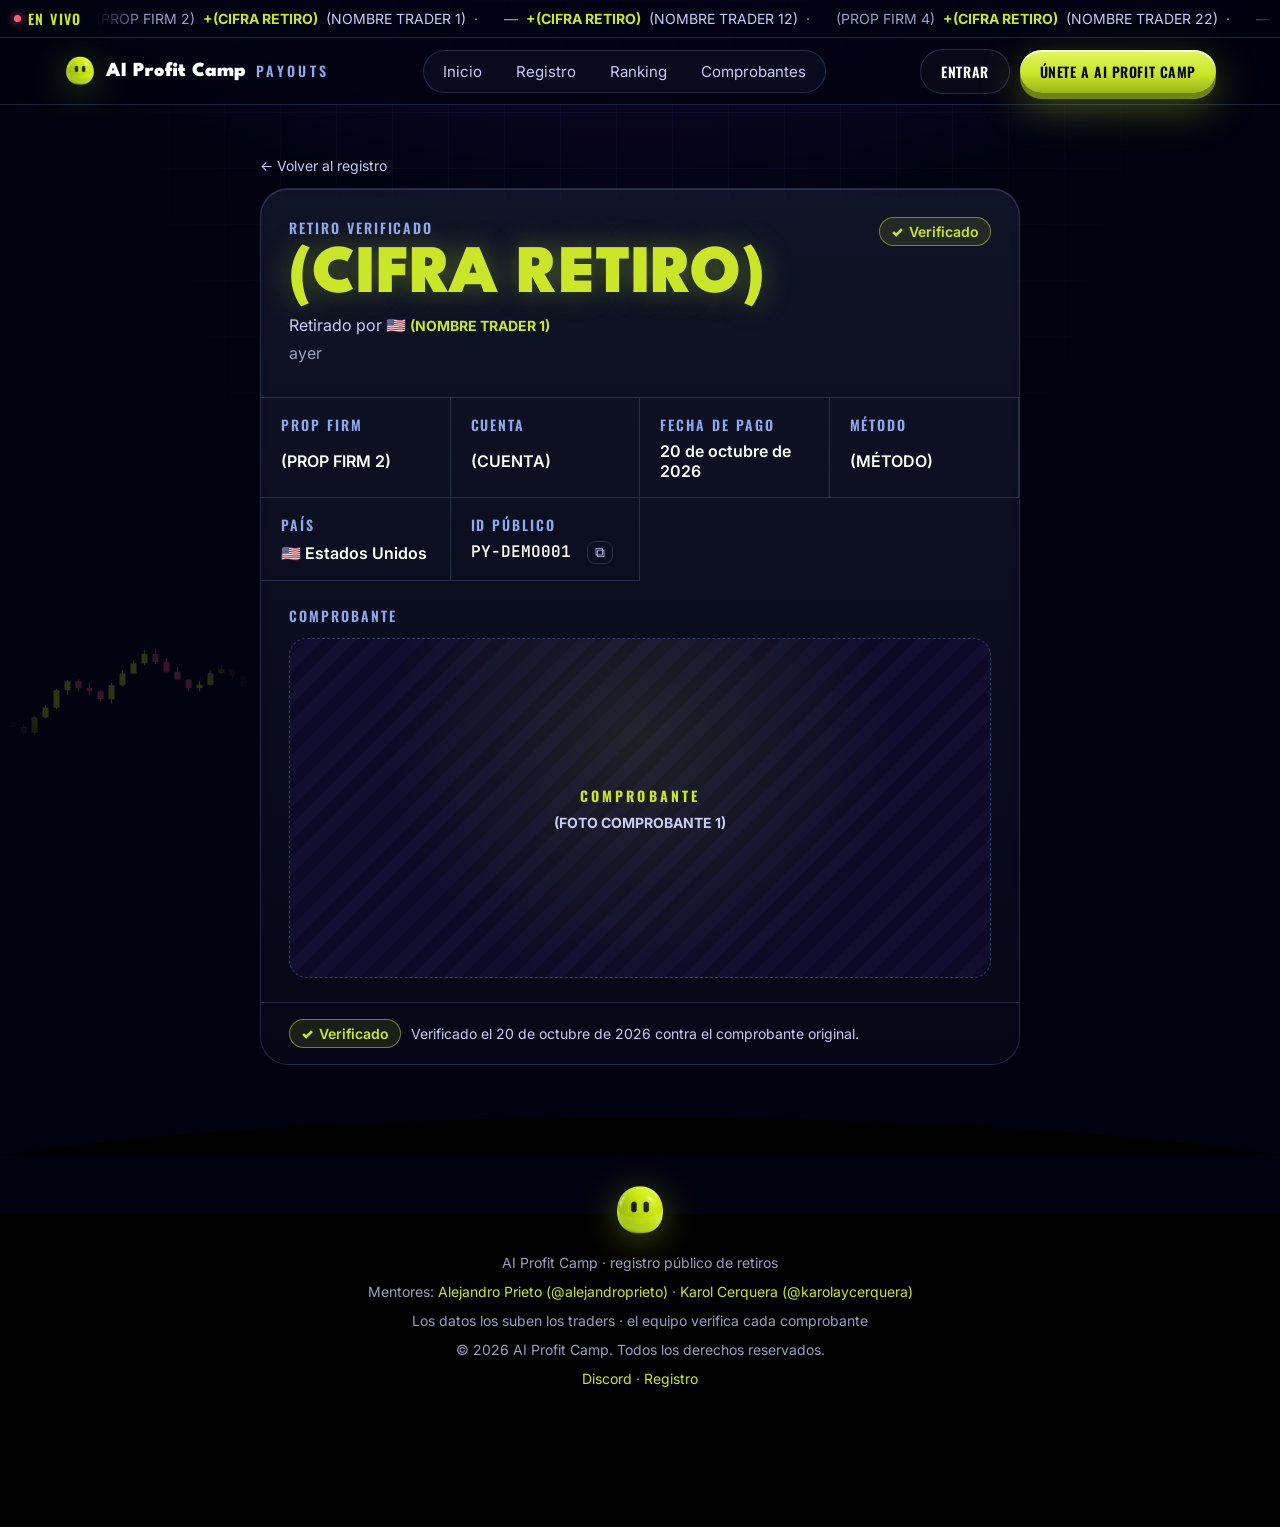
<file: payouts/retiro/index.html>
<!doctype html><html lang="es" data-root="../../"><head><meta charset="utf-8"><meta name="viewport" content="width=device-width,initial-scale=1"><title>Retiro | AI Profit Camp</title><meta name="description" content="Hackea las empresas de fondeo y genera ingresos con nuestro sistema de 1 hora al día. Registro público de retiros de la comunidad AI Profit Camp."><link rel="canonical" href="https://aiprofitcamp.com/payouts/retiro/"><meta property="og:type" content="website"><meta property="og:site_name" content="AI Profit Camp"><meta property="og:title" content="Retiro | AI Profit Camp"><meta property="og:description" content="Hackea las empresas de fondeo y genera ingresos con nuestro sistema de 1 hora al día. Registro público de retiros de la comunidad AI Profit Camp."><meta property="og:url" content="https://aiprofitcamp.com/payouts/retiro/"><meta property="og:image" content="https://aiprofitcamp.com/assets/og-image.png"><meta property="og:image:width" content="1200"><meta property="og:image:height" content="630"><meta property="og:locale" content="es_LA"><meta name="twitter:card" content="summary_large_image"><meta name="twitter:title" content="Retiro | AI Profit Camp"><meta name="twitter:description" content="Hackea las empresas de fondeo y genera ingresos con nuestro sistema de 1 hora al día. Registro público de retiros de la comunidad AI Profit Camp."><meta name="twitter:image" content="https://aiprofitcamp.com/assets/og-image.png"><link rel="icon" type="image/png" sizes="32x32" href="../../assets/favicon-32.png"><link rel="icon" type="image/png" sizes="512x512" href="../../assets/favicon.png"><link rel="apple-touch-icon" href="../../assets/apple-touch-icon.png">
<link rel="stylesheet" href="../../assets/brand.css"><link rel="stylesheet" href="../payouts.css"></head>
<body class="pro" data-page="retiro" data-proot="../">
<div class="ticker"><span class="live">EN VIVO</span><div class="tt"><div class="tk" id="tk"></div></div></div>
<nav class="nav"><div class="wrap"><a class="logo" href="../index.html"><span data-mascot=""></span>AI Profit Camp <small>PAYOUTS</small></a><div class="links"><a class="" href="../index.html">Inicio</a><a class="" href="../registro/index.html">Registro</a><a class="" href="../ranking/index.html">Ranking</a><a class="" href="../comprobantes/index.html">Comprobantes</a></div><div class="navr"><a class="btn btn-ghost" href="(LINK LOGIN)">Entrar</a><a class="btn btn-gummy" href="../../index.html" data-landing>Únete a AI Profit Camp</a></div></div><div class="mnav"><a class="" href="../index.html">Inicio</a><a class="" href="../registro/index.html">Registro</a><a class="" href="../ranking/index.html">Ranking</a><a class="" href="../comprobantes/index.html">Comprobantes</a></div></nav>
<main class="wrap"><div class="det"><a class="back" href="../registro/index.html">← Volver al registro</a><div class="card dcard rv" id="det"></div></div></main>
<svg class="foot-wave" viewBox="0 0 1440 50" preserveAspectRatio="none"><path d="M0 50 C360 0 1080 0 1440 50Z" fill="#000"/></svg>
<footer class="foot"><span data-mascot="m-float"></span><p>AI Profit Camp · registro público de retiros</p><p>Mentores: <a href="https://www.instagram.com/alejandroprieto/" target="_blank" rel="noopener" style="color:var(--lime)">Alejandro Prieto (@alejandroprieto)</a> · <a href="https://www.instagram.com/karolaycerquera/" target="_blank" rel="noopener" style="color:var(--lime)">Karol Cerquera (@karolaycerquera)</a></p><p>Los datos los suben los traders · el equipo verifica cada comprobante</p>
<p style="font-size:14px">© 2026 AI Profit Camp. Todos los derechos reservados.</p>
<p><a href="(LINK DISCORD)">Discord</a> · <a href="../registro/index.html">Registro</a></p></footer>
<a class="sticky" href="../../index.html" data-landing><span data-mascot=""></span>Únete a AI Profit Camp</a>

<script src="../../assets/brand.js"></script><script src="../data.js"></script><script src="../payouts.js"></script></body></html>
</file>
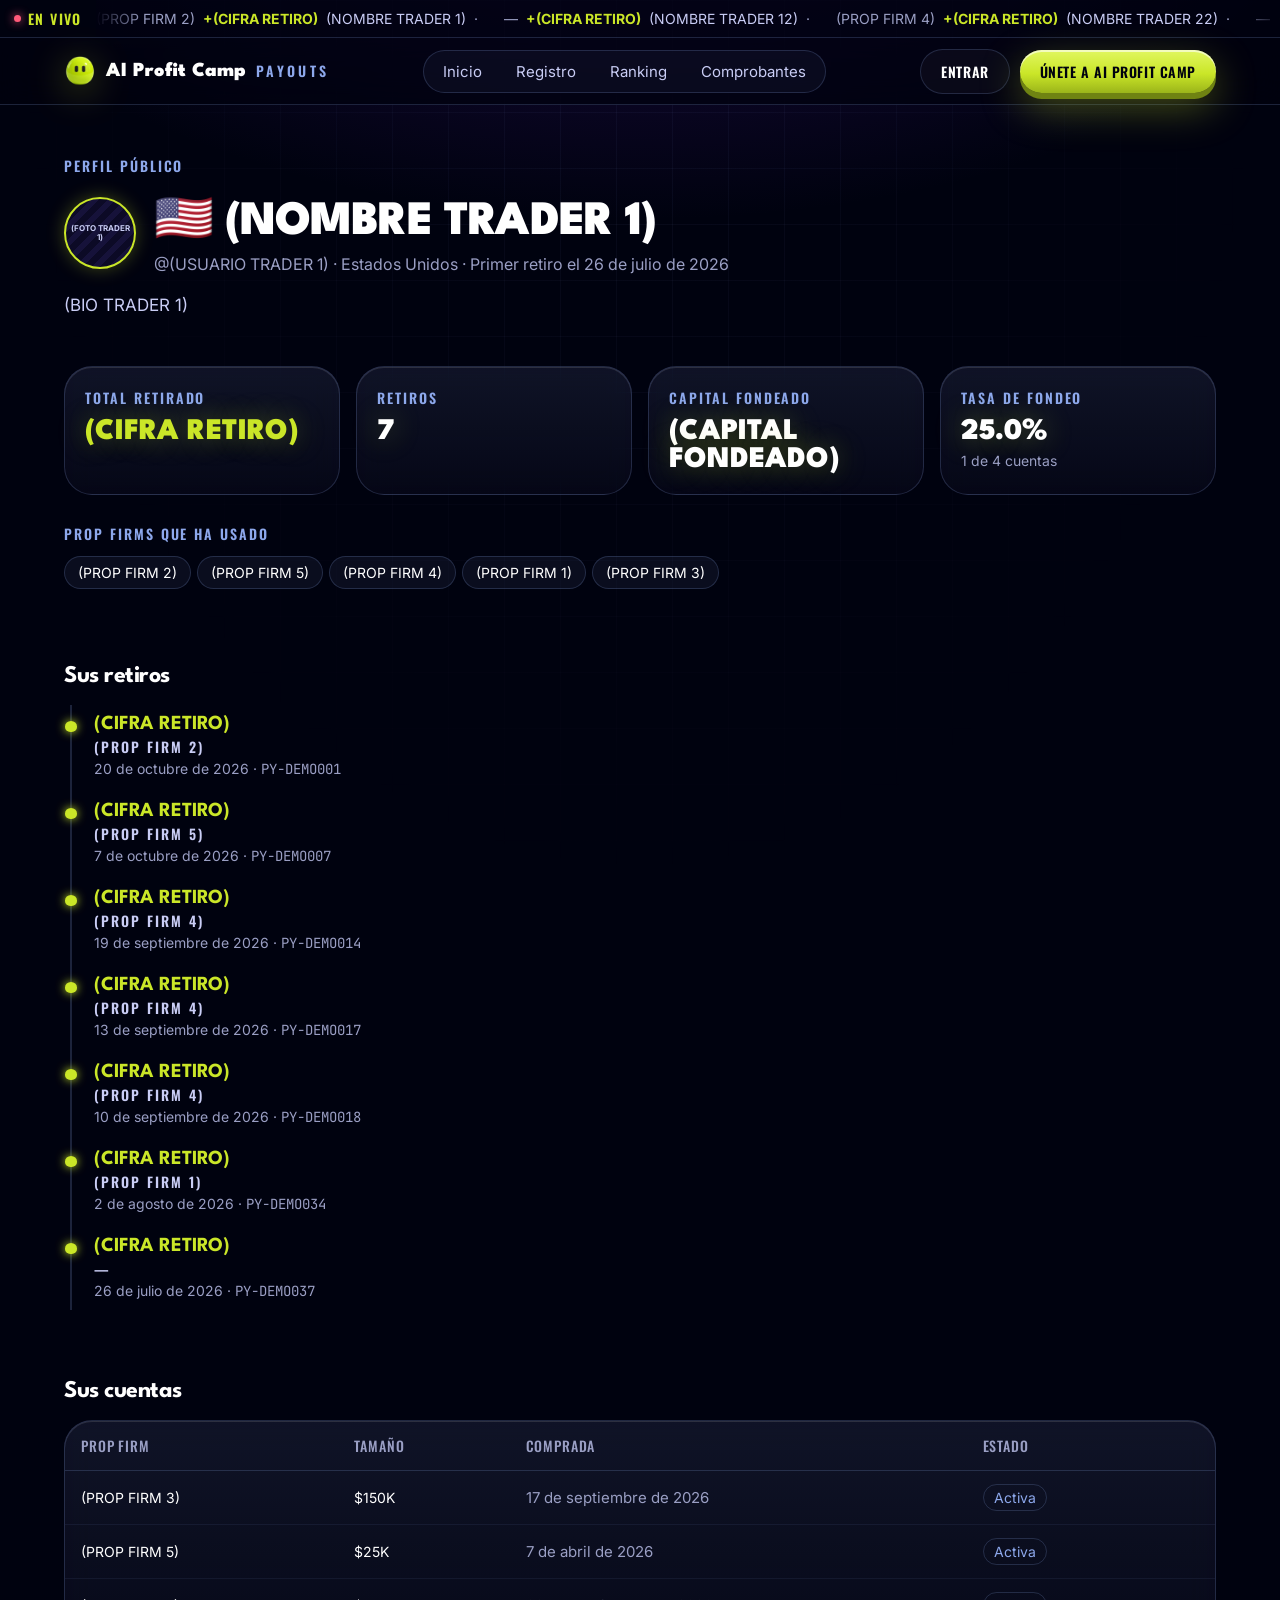
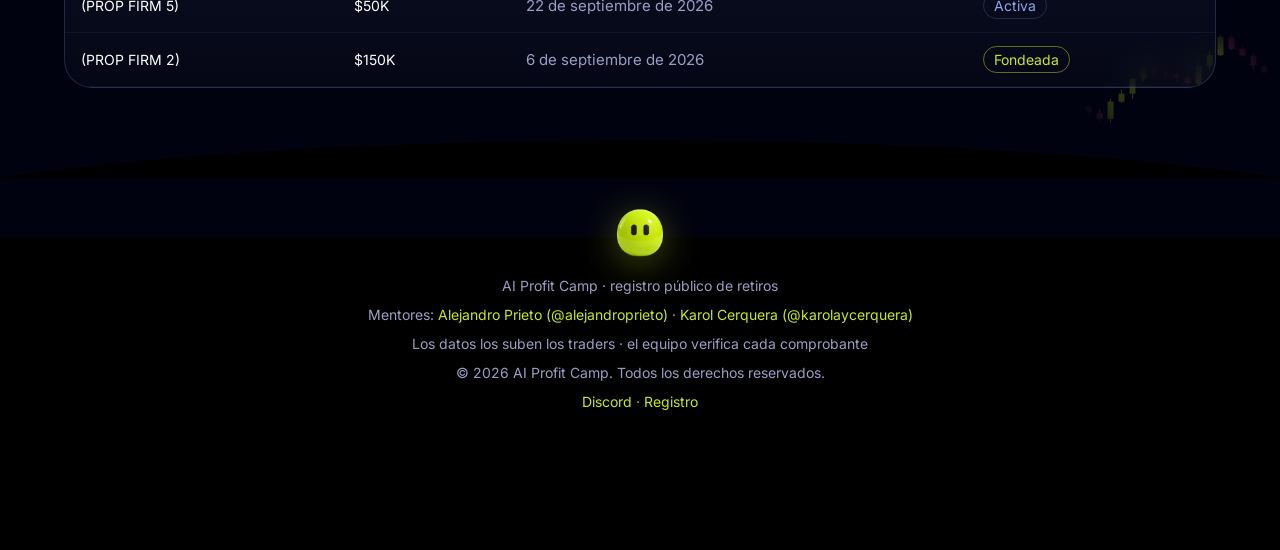
<file: payouts/trader/index.html>
<!doctype html><html lang="es" data-root="../../"><head><meta charset="utf-8"><meta name="viewport" content="width=device-width,initial-scale=1"><title>Trader | AI Profit Camp</title><meta name="description" content="Hackea las empresas de fondeo y genera ingresos con nuestro sistema de 1 hora al día. Registro público de retiros de la comunidad AI Profit Camp."><link rel="canonical" href="https://aiprofitcamp.com/payouts/trader/"><meta property="og:type" content="website"><meta property="og:site_name" content="AI Profit Camp"><meta property="og:title" content="Trader | AI Profit Camp"><meta property="og:description" content="Hackea las empresas de fondeo y genera ingresos con nuestro sistema de 1 hora al día. Registro público de retiros de la comunidad AI Profit Camp."><meta property="og:url" content="https://aiprofitcamp.com/payouts/trader/"><meta property="og:image" content="https://aiprofitcamp.com/assets/og-image.png"><meta property="og:image:width" content="1200"><meta property="og:image:height" content="630"><meta property="og:locale" content="es_LA"><meta name="twitter:card" content="summary_large_image"><meta name="twitter:title" content="Trader | AI Profit Camp"><meta name="twitter:description" content="Hackea las empresas de fondeo y genera ingresos con nuestro sistema de 1 hora al día. Registro público de retiros de la comunidad AI Profit Camp."><meta name="twitter:image" content="https://aiprofitcamp.com/assets/og-image.png"><link rel="icon" type="image/png" sizes="32x32" href="../../assets/favicon-32.png"><link rel="icon" type="image/png" sizes="512x512" href="../../assets/favicon.png"><link rel="apple-touch-icon" href="../../assets/apple-touch-icon.png">
<link rel="stylesheet" href="../../assets/brand.css"><link rel="stylesheet" href="../payouts.css"></head>
<body class="pro" data-page="trader" data-proot="../">
<div class="ticker"><span class="live">EN VIVO</span><div class="tt"><div class="tk" id="tk"></div></div></div>
<nav class="nav"><div class="wrap"><a class="logo" href="../index.html"><span data-mascot=""></span>AI Profit Camp <small>PAYOUTS</small></a><div class="links"><a class="" href="../index.html">Inicio</a><a class="" href="../registro/index.html">Registro</a><a class="" href="../ranking/index.html">Ranking</a><a class="" href="../comprobantes/index.html">Comprobantes</a></div><div class="navr"><a class="btn btn-ghost" href="(LINK LOGIN)">Entrar</a><a class="btn btn-gummy" href="../../index.html" data-landing>Únete a AI Profit Camp</a></div></div><div class="mnav"><a class="" href="../index.html">Inicio</a><a class="" href="../registro/index.html">Registro</a><a class="" href="../ranking/index.html">Ranking</a><a class="" href="../comprobantes/index.html">Comprobantes</a></div></nav>
<main class="wrap"><div id="prof"></div></main>
<svg class="foot-wave" viewBox="0 0 1440 50" preserveAspectRatio="none"><path d="M0 50 C360 0 1080 0 1440 50Z" fill="#000"/></svg>
<footer class="foot"><span data-mascot="m-float"></span><p>AI Profit Camp · registro público de retiros</p><p>Mentores: <a href="https://www.instagram.com/alejandroprieto/" target="_blank" rel="noopener" style="color:var(--lime)">Alejandro Prieto (@alejandroprieto)</a> · <a href="https://www.instagram.com/karolaycerquera/" target="_blank" rel="noopener" style="color:var(--lime)">Karol Cerquera (@karolaycerquera)</a></p><p>Los datos los suben los traders · el equipo verifica cada comprobante</p>
<p style="font-size:14px">© 2026 AI Profit Camp. Todos los derechos reservados.</p>
<p><a href="(LINK DISCORD)">Discord</a> · <a href="../registro/index.html">Registro</a></p></footer>
<a class="sticky" href="../../index.html" data-landing><span data-mascot=""></span>Únete a AI Profit Camp</a>

<script src="../../assets/brand.js"></script><script src="../data.js"></script><script src="../payouts.js"></script></body></html>
</file>
<file: assets/brand.css>
@import url("https://fonts.googleapis.com/css2?family=League+Spartan:wght@600;700;800;900&family=Oswald:wght@500;600;700&family=Inter:wght@400;500;600;700&family=JetBrains+Mono:wght@500;700&display=swap");
/* ===== Salto Cuántico · sistema compartido ===== */
:root{--bg:#00020f;--bg2:#1a0b3d;--sky:#3f216d;--vio:#3c1682;--ind:#646ac2;--peri:#8da8ec;--lav:#c9cdf5;--lime:#cae628;--lime-hi:#e1f761;--lime-lo:#9bb51a;--lime-sh:#6f8312;--coral:#ff5a7a;--peach:#f7b28b;--mute:#9a9fc4;
--glass:linear-gradient(180deg,rgba(141,168,236,.11),rgba(141,168,236,.035));--bd:rgba(141,168,236,.2);--r-card:28px;--r-sm:16px;--ease:cubic-bezier(.34,1.56,.64,1)}
*{box-sizing:border-box}html{scroll-behavior:smooth}
body{margin:0;background:var(--bg);color:#fff;font-family:Inter,system-ui,sans-serif;-webkit-font-smoothing:antialiased;overflow-wrap:break-word}
h1,h2,h3,h4{font-family:"League Spartan",Inter,sans-serif;letter-spacing:-.02em;margin:0}
a{color:inherit;text-decoration:none}.mono{font-family:"JetBrains Mono",monospace}
.lime{color:var(--lime)}.coral{color:var(--coral)}
/* botones */
.btn{display:inline-flex;align-items:center;justify-content:center;gap:8px;border-radius:999px;font-family:Oswald,sans-serif;font-weight:600;letter-spacing:.04em;text-transform:uppercase;padding:11px 20px;font-size:14px;cursor:pointer;border:0;transition:transform .35s var(--ease),box-shadow .35s,background .25s;white-space:nowrap}
.btn-gummy{color:#00020f;background:linear-gradient(180deg,var(--lime-hi),var(--lime) 55%,var(--lime-lo));box-shadow:0 6px 0 var(--lime-sh),0 14px 40px rgba(202,230,40,.35),inset 0 2px 0 rgba(255,255,255,.6)}
.btn-gummy:hover{transform:translateY(-3px);box-shadow:0 9px 0 var(--lime-sh),0 20px 50px rgba(202,230,40,.5),inset 0 2px 0 rgba(255,255,255,.6)}
.btn-gummy:active{transform:translateY(4px);box-shadow:0 2px 0 var(--lime-sh),0 8px 20px rgba(202,230,40,.3)}
.btn-ind{background:var(--ind);color:#fff;border:2px solid #fff;border-radius:13px}.btn-ind:hover{background:var(--vio);transform:translateY(-2px)}
.btn-ghost{border:1.5px solid var(--bd);color:#fff;background:rgba(255,255,255,.03)}.btn-ghost:hover{border-color:var(--lime);color:var(--lime)}
/* tarjetas */
.card{background:var(--glass);border:1px solid var(--bd);border-radius:var(--r-card);backdrop-filter:blur(14px);-webkit-backdrop-filter:blur(14px);box-shadow:inset 0 1px 0 rgba(255,255,255,.12);transition:transform .45s var(--ease),border-color .3s,box-shadow .3s;position:relative}
.card:hover{border-color:rgba(202,230,40,.45);box-shadow:inset 0 1px 0 rgba(255,255,255,.15),0 18px 50px rgba(60,22,130,.45)}
.pill{display:inline-flex;align-items:center;gap:6px;font-size:14px;padding:5px 11px;border-radius:999px;border:1px solid var(--bd);color:var(--lav);white-space:nowrap}
.badge-ok{display:inline-flex;gap:6px;align-items:center;padding:5px 11px;border-radius:999px;border:1px solid rgba(202,230,40,.5);background:rgba(202,230,40,.1);color:var(--lime);font-size:14px;font-weight:600;white-space:nowrap}.badge-ok:before{content:"✓";font-weight:900}
.eyebrow{font-family:Oswald;font-weight:600;letter-spacing:.14em;text-transform:uppercase;font-size:14px;color:var(--peri)}
/* mascota: poses por CSS */
.mascot{position:relative;display:inline-block;aspect-ratio:660/748;flex:none;vertical-align:middle}
.mascot img{width:100%;height:100%;display:block;filter:drop-shadow(0 6px 18px rgba(202,230,40,.35))}
.mascot .lid{position:absolute;top:34.5%;height:18.5%;width:11.5%;border-radius:45%;background:linear-gradient(180deg,#d3ee2b,#bcd816);transform:scaleY(0);transform-origin:top;animation:blink 5.5s infinite}
.mascot .lid.l{left:33.4%}.mascot .lid.r{left:55.7%}
@keyframes blink{0%,93%,100%{transform:scaleY(0)}95.5%{transform:scaleY(1)}}
.m-float{animation:mfloat 4s ease-in-out infinite}@keyframes mfloat{50%{transform:translateY(-12px) rotate(-3deg)}}
.m-tilt{transform:rotate(-12deg)}
.m-think{animation:mthink 3.2s ease-in-out infinite}@keyframes mthink{0%,100%{transform:rotate(-14deg)}50%{transform:rotate(-6deg) translateY(-6px)}}
.m-bounce{animation:mbounce 1s var(--ease) infinite}@keyframes mbounce{0%,100%{transform:translateY(0) scale(1,1)}10%{transform:translateY(0) scale(1.12,.86)}45%{transform:translateY(-40%) scale(.94,1.06)}80%{transform:translateY(0) scale(1.06,.94)}}
.m-celebrate{animation:mcel .9s var(--ease) 3}@keyframes mcel{0%,100%{transform:none}30%{transform:translateY(-30%) rotate(12deg) scale(1.1)}60%{transform:translateY(0) scale(1.1,.9)}}
.m-sad{transform:rotate(10deg) translateY(6px);filter:saturate(.6)}.m-sad .lid{animation:none;transform:scaleY(.45)}
.m-peek{animation:mpeek 6s ease-in-out infinite}@keyframes mpeek{0%,100%{transform:translateY(55%)}20%,70%{transform:translateY(8%)}}
.hue-red img{filter:hue-rotate(-75deg) saturate(1.4) drop-shadow(0 6px 14px rgba(255,90,122,.35))}.hue-blue img{filter:hue-rotate(140deg) saturate(1.3) drop-shadow(0 6px 14px rgba(100,106,194,.4))}.hue-vio img{filter:hue-rotate(205deg) saturate(1.2)}.hue-orange img{filter:hue-rotate(-40deg) saturate(1.5)}
.hue-red .lid{filter:hue-rotate(-75deg) saturate(1.4)}.hue-blue .lid{filter:hue-rotate(140deg) saturate(1.3)}.hue-vio .lid{filter:hue-rotate(205deg) saturate(1.2)}.hue-orange .lid{filter:hue-rotate(-40deg) saturate(1.5)}
/* loader */
.loader{position:fixed;inset:0;z-index:200;background:var(--bg);display:grid;place-items:center;transition:opacity .5s,visibility .5s}.loader.done{opacity:0;visibility:hidden}.loader .mascot{width:70px}
.loader:after{content:"";position:absolute;top:calc(50% + 46px);width:46px;height:8px;border-radius:50%;background:rgba(202,230,40,.25);filter:blur(3px)}
/* olas */
.wave{display:block;width:100%;height:70px;position:relative;z-index:2;margin:-1px 0}
.divider{position:relative;height:90px;overflow:hidden;pointer-events:none}.divider .mascot{position:absolute;bottom:0;width:58px}.divider svg{position:absolute;left:0;right:0;bottom:-1px;width:100%;height:60px}
/* reveal */
.rv{opacity:0;transform:translateY(26px) scale(.98);transition:opacity .8s ease,transform .9s var(--ease)}.rv.in{opacity:1;transform:none}
/* sticky móvil */
.sticky{display:none}
@media(max-width:820px){.sticky{display:flex;align-items:center;justify-content:center;gap:10px;position:fixed;left:12px;right:12px;bottom:12px;z-index:60;padding:12px 16px;border-radius:999px;font-family:Oswald;font-weight:700;letter-spacing:.04em;font-size:17px;color:#00020f;background:linear-gradient(180deg,var(--lime-hi),var(--lime));box-shadow:0 5px 0 var(--lime-sh),0 12px 40px rgba(202,230,40,.45);transform:translateY(170%);transition:transform .5s var(--ease)}.sticky.on{transform:none}.sticky .mascot{width:30px;margin:-6px 0}}
/* footer común */
.foot{position:relative;margin-top:60px;background:#000;color:var(--mute);font-size:15px;text-align:center;padding:30px 20px 130px}.foot .mascot{width:54px;position:absolute;left:50%;top:-34px;margin-left:-27px}.foot a{color:var(--lime)}.foot p{margin:8px auto;max-width:900px;line-height:1.6}
.foot-wave{display:block;width:100%;height:50px;margin-top:40px;margin-bottom:-1px}
@media (prefers-reduced-motion:reduce){*{animation:none!important;transition:none!important}.rv{opacity:1;transform:none}}

/* ===== Dirección B · Cuántico Pro (payouts) ===== */
.pro{background:radial-gradient(1100px 600px at 50% -200px,rgba(60,22,130,.55),transparent 70%),var(--bg)}
.pro:before{content:"";position:fixed;inset:0;pointer-events:none;background-image:linear-gradient(rgba(141,168,236,.05) 1px,transparent 1px),linear-gradient(90deg,rgba(141,168,236,.05) 1px,transparent 1px);background-size:56px 56px;-webkit-mask:radial-gradient(ellipse at 50% 0,#000 15%,transparent 70%);mask:radial-gradient(ellipse at 50% 0,#000 15%,transparent 70%)}
.wrap{max-width:1200px;margin:auto;padding:0 24px;position:relative}
.ticker{display:flex;align-items:center;height:38px;border-bottom:1px solid var(--bd);background:rgba(0,2,15,.8);overflow:hidden;font-size:14px;position:relative;z-index:3}
.live{flex:none;display:flex;gap:7px;align-items:center;padding:0 14px;font-family:Oswald;font-weight:600;color:var(--lime);letter-spacing:.1em;background:var(--bg);height:100%;z-index:2}.live:before{content:"";width:7px;height:7px;border-radius:50%;background:var(--coral);box-shadow:0 0 10px var(--coral);animation:pz 1.4s infinite}@keyframes pz{50%{opacity:.25}}
.tt{overflow:hidden;flex:1;-webkit-mask:linear-gradient(90deg,transparent,#000 4%,#000 96%,transparent);mask:linear-gradient(90deg,transparent,#000 4%,#000 96%,transparent)}.tk{display:flex;gap:26px;width:max-content;animation:mq 60s linear infinite;white-space:nowrap}.tk a{display:flex;gap:8px;color:var(--lav)}.tk b{color:var(--lime)}.tk i{font-style:normal;color:var(--mute)}@keyframes mq{to{transform:translateX(-50%)}}
.nav{position:sticky;top:0;z-index:40;background:rgba(0,2,15,.72);backdrop-filter:blur(16px);-webkit-backdrop-filter:blur(16px);border-bottom:1px solid var(--bd)}.nav .wrap{display:flex;align-items:center;gap:14px;height:66px}
.logo{display:flex;align-items:center;gap:10px;font-family:"League Spartan";font-weight:900;font-size:20px}.logo .mascot{width:32px}.logo small{font-family:Oswald;font-size:14px;letter-spacing:.24em;color:var(--peri);font-weight:600}
.links{margin:0 auto;display:flex;gap:4px;padding:4px;border:1px solid var(--bd);border-radius:999px;background:rgba(141,168,236,.05)}.links a{padding:7px 15px;border-radius:999px;font-size:15px;color:var(--lav);transition:.25s}.links a:hover{color:#fff;background:rgba(141,168,236,.12)}.links a.on{background:var(--lime);color:#00020f;font-weight:700}
.navr{display:flex;gap:10px;align-items:center}
.mnav{display:none}
.phead{text-align:center;padding:70px 0 40px}.phead h1{font-size:clamp(38px,5.6vw,68px);font-weight:900;margin:12px 0}.phead h1 .mascot{width:.9em;margin-left:.15em;vertical-align:-.1em}.phead p{color:var(--lav);max-width:680px;margin:0 auto;line-height:1.6}.phead b{color:#fff}
.upd{color:var(--mute);font-size:15px;display:inline-flex;gap:8px;align-items:center}.upd:before{content:"";width:7px;height:7px;border-radius:50%;background:var(--lime);box-shadow:0 0 10px var(--lime);animation:pz 1.6s infinite}
.lbl{font-size:14px;color:var(--mute);display:flex;justify-content:space-between;align-items:center;gap:8px}
.big{font-family:"League Spartan";font-weight:900;color:var(--lime);text-shadow:0 0 28px rgba(202,230,40,.35);font-variant-numeric:tabular-nums}
.hd{display:flex;justify-content:space-between;align-items:flex-end;gap:16px;margin-bottom:22px}.hd h2{font-size:clamp(24px,3vw,36px);font-weight:800}.hd p{margin:6px 0 0;color:var(--mute);font-size:14px}
section.blk{padding:70px 0 0}
table.t{width:100%;border-collapse:collapse;font-size:14px}.t th{font-family:Oswald;font-weight:500;letter-spacing:.06em;text-transform:uppercase;color:var(--mute);font-size:11.5px;text-align:left;padding:14px 16px;border-bottom:1px solid var(--bd);white-space:nowrap}
.t td{padding:13px 16px;border-bottom:1px solid rgba(141,168,236,.08);vertical-align:middle}.t tbody tr{transition:background .2s;cursor:pointer}.t tbody tr:hover{background:rgba(202,230,40,.05)}
.t .id{font-family:"JetBrains Mono";font-size:11.5px;color:var(--mute)}.t .tr a{font-weight:700}.t .tr a:hover{color:var(--lime)}.t .m{color:var(--lime);font-weight:800;white-space:nowrap}.t .d{color:var(--mute);font-size:15px;white-space:nowrap}
.tw{overflow:hidden;border-radius:var(--r-card)}.mlist{display:none}
.pag{display:flex;justify-content:space-between;align-items:center;gap:10px;padding:14px 16px;font-size:15px;color:var(--mute)}
.empty{text-align:center;padding:50px 20px;color:var(--mute)}.empty .mascot{width:70px;display:block;margin:0 auto 14px}
.filters{display:flex;gap:12px;flex-wrap:wrap;align-items:flex-end;padding:18px;margin-bottom:16px}.filters label{display:grid;gap:6px;font-size:14px;color:var(--mute);flex:1;min-width:150px}
.filters select,.filters input{background:rgba(0,2,15,.6);border:1px solid var(--bd);border-radius:14px;color:#fff;padding:11px 13px;font:inherit;font-size:14px;outline:none;width:100%}.filters select:focus,.filters input:focus{border-color:var(--lime);box-shadow:0 0 0 3px rgba(202,230,40,.15)}.filters option{background:#0b0a24}
.chip{display:inline-block;padding:7px 13px;border-radius:999px;border:1px solid var(--bd);background:rgba(141,168,236,.07);font-size:14px;margin:0 6px 6px 0}
.ph{display:flex;flex-direction:column;align-items:center;justify-content:center;gap:8px;text-align:center;color:var(--lav);font-weight:700;font-size:14px;border-radius:18px;border:1.5px dashed rgba(141,168,236,.3);background:radial-gradient(circle at 50% 30%,rgba(202,230,40,.1),transparent 60%),repeating-linear-gradient(135deg,#0c0a26 0 12px,#110e30 12px 24px);padding:10px}
.ph b{font-family:Oswald;font-size:13px;letter-spacing:.22em;color:var(--lime)}
.av{width:44px;height:44px;border-radius:50%;display:grid;place-items:center;font-size:8px;font-weight:700;color:var(--lav);background:repeating-linear-gradient(135deg,#0c0a26 0 6px,#16123a 6px 12px);border:2px solid var(--lime);box-shadow:0 0 18px rgba(202,230,40,.3);flex:none;text-align:center;line-height:1.1;padding:3px}
.modal{position:fixed;inset:0;z-index:90;background:rgba(0,2,15,.8);backdrop-filter:blur(8px);display:none;align-items:center;justify-content:center;padding:20px}.modal.on{display:flex}.modal .card{width:min(420px,100%);padding:22px;text-align:center;animation:pop .45s var(--ease)}@keyframes pop{from{transform:scale(.9) translateY(20px);opacity:0}}
.modal .x{position:absolute;right:14px;top:10px;background:none;border:0;color:#fff;font-size:24px;cursor:pointer}
.wall{overflow:hidden;cursor:grab;-webkit-mask:linear-gradient(90deg,transparent,#000 5%,#000 95%,transparent);mask:linear-gradient(90deg,transparent,#000 5%,#000 95%,transparent);padding:6px 0;touch-action:pan-y}.lane{display:flex;gap:14px;width:max-content;margin-bottom:14px}
.cert{width:220px;flex:none;padding:10px;cursor:pointer;text-align:left;color:#fff;font:inherit;border-radius:22px}.cert .ph{height:210px}.cert .f{display:flex;justify-content:space-between;gap:8px;font-size:14px;margin-top:10px}.cert .f span{color:var(--lav);overflow:hidden;text-overflow:ellipsis;white-space:nowrap;min-width:0}.cert .f b{color:var(--lime);white-space:nowrap;font-size:14px}
@media(max-width:900px){.links{display:none}.mnav{display:flex;gap:6px;overflow-x:auto;padding:0 16px 10px;scrollbar-width:none}.mnav a{flex:none;padding:7px 13px;border-radius:999px;border:1px solid var(--bd);font-size:12.5px;color:var(--lav)}.mnav a.on{background:var(--lime);color:#00020f;font-weight:700;border-color:var(--lime)}.nav .wrap{justify-content:space-between}}
@media(max-width:640px){.wrap{padding:0 16px}.navr .btn-gummy{display:none}.phead{padding:46px 0 28px}.hd{flex-direction:column;align-items:flex-start}
.tw table.t{display:none}.mlist{display:grid;gap:10px;padding:12px}.mi{display:grid;grid-template-columns:minmax(0,1fr) auto;gap:6px 10px;padding:14px;border-radius:18px;border:1px solid var(--bd);background:rgba(141,168,236,.04)}.mi .m{font-family:"League Spartan";font-weight:900;font-size:20px;color:var(--lime)}.mi .n{font-weight:700;min-width:0}.mi .s{color:var(--mute);font-size:14px;grid-column:1/-1;min-width:0}
.cert{width:170px}.cert .ph{height:170px}}

/* ===== Deriva de orbes + velas en márgenes ===== */
html{overflow-x:clip}
@keyframes sqdrift{0%,100%{translate:0 0}33%{translate:14px -18px}66%{translate:-12px 10px}}
@keyframes sqdriftb{0%,100%{transform:none}50%{transform:translate3d(4%,3%,0)}}
.circ{will-change:translate;animation:sqdrift 19s ease-in-out infinite}.circ.c2{animation-duration:23s;animation-delay:-7s}.circ.c3{animation-duration:16s;animation-delay:-12s}
.hero:before{animation:sqdriftb 22s ease-in-out infinite}
@media (prefers-reduced-motion:reduce){.circ,.hero:before{animation:none!important}}
.sq-ew{position:absolute;top:0;left:0;width:100%;height:0;z-index:-1;pointer-events:none}.sq-ew canvas{position:absolute;opacity:.22;-webkit-mask-image:radial-gradient(closest-side,#000 65%,transparent);mask-image:radial-gradient(closest-side,#000 65%,transparent)}
@media(max-width:699px){.sq-ew{display:none}}
</file>
<file: payouts/payouts.css>
/* AI Profit Camp Payouts · estilos de página (Dirección B) */
.top{display:grid;grid-template-columns:1.6fr 1fr;gap:18px}.map{padding:18px}
.mapv{position:relative;height:400px;margin-top:10px;border-radius:20px;overflow:hidden;cursor:grab;touch-action:none;background:radial-gradient(circle at 30% 50%,rgba(100,106,194,.15),transparent 60%)}.mapin{position:absolute;inset:0;transition:transform .15s}.mapin svg{position:absolute;inset:0;width:100%;height:100%}
.dot{position:absolute;transform:translate(-50%,-50%);display:flex;flex-direction:column;align-items:center;gap:4px;font-family:Oswald;font-size:10px;letter-spacing:.06em;color:#eef;white-space:nowrap}
.dot i{display:block;border-radius:50%;background:radial-gradient(circle,var(--lime),rgba(202,230,40,.12) 70%);box-shadow:0 0 30px rgba(202,230,40,.55);animation:pp 3s ease-in-out infinite}@keyframes pp{50%{transform:scale(1.15)}}
.leg{display:flex;align-items:center;gap:8px}.leg span{width:80px;height:6px;border-radius:9px;background:linear-gradient(90deg,var(--vio),var(--ind),var(--lime))}
.hint{position:absolute;left:14px;bottom:10px;font-size:11px;color:var(--mute)}.zoom{position:absolute;right:12px;bottom:12px;display:grid;gap:6px}.zoom button{width:32px;height:32px;border-radius:10px;border:1px solid var(--bd);background:rgba(0,2,15,.7);color:#fff;cursor:pointer}
.side{display:grid;gap:18px;grid-template-rows:auto 1fr}.total{padding:24px;border-color:rgba(202,230,40,.35);background:radial-gradient(120% 120% at 0 0,rgba(202,230,40,.14),rgba(60,22,130,.15))}.total .big{font-size:clamp(40px,4.5vw,56px);margin:10px 0}.total p{color:var(--lav);font-size:14px;margin:0}
.total .mascot{position:absolute;right:16px;top:14px;width:40px}
.cr{padding:20px}.cr h3{font-size:16px;margin-bottom:10px}.row{display:grid;grid-template-columns:minmax(0,1fr) auto 54px;gap:10px;align-items:center;padding:9px 0;border-top:1px solid rgba(141,168,236,.08);font-size:13px;position:relative}.row .bar{position:absolute;left:0;bottom:-1px;height:2px;background:linear-gradient(90deg,var(--ind),var(--lime));width:0;transition:width 1.4s var(--ease)}.row small{color:var(--mute);text-align:right}
.m3{display:grid;grid-template-columns:repeat(3,1fr);gap:18px;margin-top:18px}.met{padding:22px;min-height:200px;overflow:hidden}.met .v{font-family:"League Spartan";font-size:clamp(26px,2.6vw,32px);font-weight:900;margin:14px 0 4px}.met .v em{font-style:normal;color:var(--lime);white-space:nowrap}.met p{margin:0;color:var(--mute);font-size:12.5px}
.spark{position:absolute;left:0;right:0;bottom:0;height:70px}.spark path.l{stroke-dasharray:1200;stroke-dashoffset:1200;transition:stroke-dashoffset 2.2s ease}.in .spark path.l{stroke-dashoffset:0}
.last .v{color:var(--lime)}.idb{display:inline-block;margin-top:14px;padding:6px 12px;border:1px solid var(--bd);border-radius:999px;font-size:11px}
.s3 .met{min-height:auto}
.rk{display:grid;grid-template-columns:repeat(3,1fr);gap:18px}.rkc{padding:22px;display:block}.rkc .t{display:flex;justify-content:space-between;align-items:center;gap:8px}.pos{font-family:"JetBrains Mono";font-size:12px;width:36px;height:36px;display:grid;place-items:center;border-radius:50% 50% 45% 45%;border:1px solid var(--bd);flex:none}.rkc:nth-child(1) .pos{border-color:var(--lime);color:var(--lime);box-shadow:0 0 16px rgba(202,230,40,.35)}
.rkc .a{font-family:"League Spartan";font-weight:900;font-size:20px;color:var(--lime);text-align:right}.rkc h3{font-size:19px;margin:22px 0 4px}.rkc p{margin:0;color:var(--mute);font-size:13px}
.join{margin-top:80px;padding:46px;display:flex;justify-content:space-between;align-items:center;gap:30px;border-color:rgba(202,230,40,.25);background:radial-gradient(80% 140% at 0 0,rgba(100,106,194,.3),rgba(60,22,130,.1))}.join h2{font-size:clamp(24px,3vw,34px);font-weight:800;max-width:620px}.join p{color:var(--lav);max-width:520px;line-height:1.6}.join .mascot{width:64px}
/* ranking */
.pod{display:grid;grid-template-columns:1fr 1.15fr 1fr;gap:18px;align-items:end;margin-bottom:30px}.podc{display:block;text-align:center;padding:30px 20px 24px}.podc .av{margin:0 auto 12px;width:64px;height:64px}.podc h3{font-size:19px}.podc .big{font-size:28px;margin:8px 0}.podc p{color:var(--mute);font-size:13px;margin:0}
.podc .pn{position:absolute;left:16px;top:14px;font-family:"League Spartan";font-weight:900;font-size:30px;color:var(--peri)}.p1{order:2;padding-top:46px;border-color:rgba(202,230,40,.5);background:radial-gradient(100% 80% at 50% 0,rgba(202,230,40,.16),rgba(60,22,130,.12))}.p1 .pn{color:var(--lime)}.p2{order:1}.p3{order:3}
.crown{position:absolute;top:-34px;left:50%;margin-left:-24px;width:48px}.crown .mascot{width:100%}
/* retiro */
.det{max-width:760px;margin:0 auto;padding:22px 0 0}.back{display:inline-block;color:var(--lav);font-size:13px;margin:30px 0 14px}.back:hover{color:var(--lime)}
.dcard{padding:0;overflow:hidden}.dh{display:flex;justify-content:space-between;gap:16px;padding:28px}.dh .amt{font-size:clamp(46px,7vw,68px);margin:6px 0}.dh p{margin:4px 0;color:var(--lav)}.mute{color:var(--mute)!important}
.grid{display:grid;grid-template-columns:repeat(4,1fr);border-top:1px solid var(--bd)}.fld{padding:16px 20px;border-right:1px solid var(--bd);border-bottom:1px solid var(--bd);display:grid;gap:6px;min-width:0}.fld b{font-weight:600;overflow-wrap:anywhere}.copy{background:none;border:1px solid var(--bd);color:var(--lav);border-radius:8px;cursor:pointer;margin-left:6px;padding:2px 7px}.copy:hover{color:var(--lime);border-color:var(--lime)}
.proof{padding:24px 28px}.vfy{display:flex;gap:10px;align-items:center;flex-wrap:wrap;padding:16px 28px;border-top:1px solid var(--bd);font-size:13px;color:var(--lav)}
/* trader */
.phd{padding:50px 0 10px}.who{display:flex;gap:18px;align-items:center;margin:14px 0}.who h1{font-size:clamp(30px,4.5vw,48px);font-weight:900}.who p{margin:6px 0 0}.bio{color:var(--lav);max-width:680px;line-height:1.6}
.kpis{display:grid;grid-template-columns:repeat(4,1fr);gap:16px;margin-top:20px}.k{padding:20px}.k .big{font-size:clamp(22px,2.4vw,30px);margin-top:10px}.k p{margin:4px 0 0;font-size:12px}
.tl{border-left:2px solid var(--bd);margin-left:6px;display:grid;gap:4px}.ti{position:relative;display:grid;gap:3px;padding:10px 0 10px 22px;border-radius:12px;transition:background .2s}.ti:hover{background:rgba(141,168,236,.06)}.ti:before{content:"";position:absolute;left:-7px;top:16px;width:12px;height:11px;border-radius:50% 50% 45% 45%;background:var(--lime);box-shadow:0 0 10px var(--lime)}.ti b{font-family:"League Spartan";font-size:20px}.ti small{color:var(--mute);font-size:12px}
.st{display:inline-block;padding:4px 10px;border-radius:999px;font-size:12px;border:1px solid var(--bd);white-space:nowrap}.st-quemada{color:var(--coral);border-color:rgba(255,90,122,.45)}.st-fondeada{color:var(--lime);border-color:rgba(202,230,40,.45)}.st-activa{color:var(--peri)}.st-en{color:var(--peach)}
.t.acc tbody tr{cursor:default}
@media(max-width:900px){.top,.m3,.rk{grid-template-columns:1fr}.mapv{height:300px}.join{flex-direction:column;align-items:flex-start;padding:28px}.kpis{grid-template-columns:1fr 1fr}.grid{grid-template-columns:1fr 1fr}.pod{grid-template-columns:1fr;gap:40px;margin-top:30px}.p1{order:0}}
@media(max-width:640px){.dot{font-size:8px}.s3{grid-template-columns:repeat(3,minmax(0,1fr));gap:10px}.s3 .met{padding:14px}.s3 .met .v{font-size:20px}.s3 .lbl{font-size:10.5px}.dh{flex-direction:column-reverse;padding:22px}.proof,.vfy{padding-left:20px;padding-right:20px}.k .big{font-size:22px}}
.dh .badge-ok{align-self:flex-start}
.pod{margin-top:46px}.phead b.lime{color:var(--lime)}

/* ===== Legibilidad v5: tamaños mínimos (14px etiquetas, 17/16px párrafos) ===== */
.hint,.idb,.pos,.st,.ti small,.k p,.mi .d,.back,.vfy,.met p,.rkc p,.podc p,.row,.row b,.row span,.lbl,.lbl b,.ph b,th,td,td.id,td.id a,small .mono,p>a,.card>p,.card>p.mute,.mnav a,.foot p,.zoom button,.copy{font-size:14px}
.row small{font-size:14px}
.s3 .lbl{font-size:14px}
.dot{font-size:13px}
.total p,.pro p{line-height:1.5}
.phead p,.bio,.mentors-line,.pro .w>p{font-size:17px;line-height:1.6}
@media(max-width:640px){.dot{font-size:13px}.mnav a{font-size:14px}.phead p,.bio,.mentors-line{font-size:16px}}
.pro .t th,.pro .t .id,.pro .mi .d,.pro .lbl b,.pro .row small,.pro .foot p,.pro .foot small{font-size:14px}
.pro .w div>p{line-height:1.5}
@media(max-width:640px){.pro .k p{font-size:16px}}
</file>
